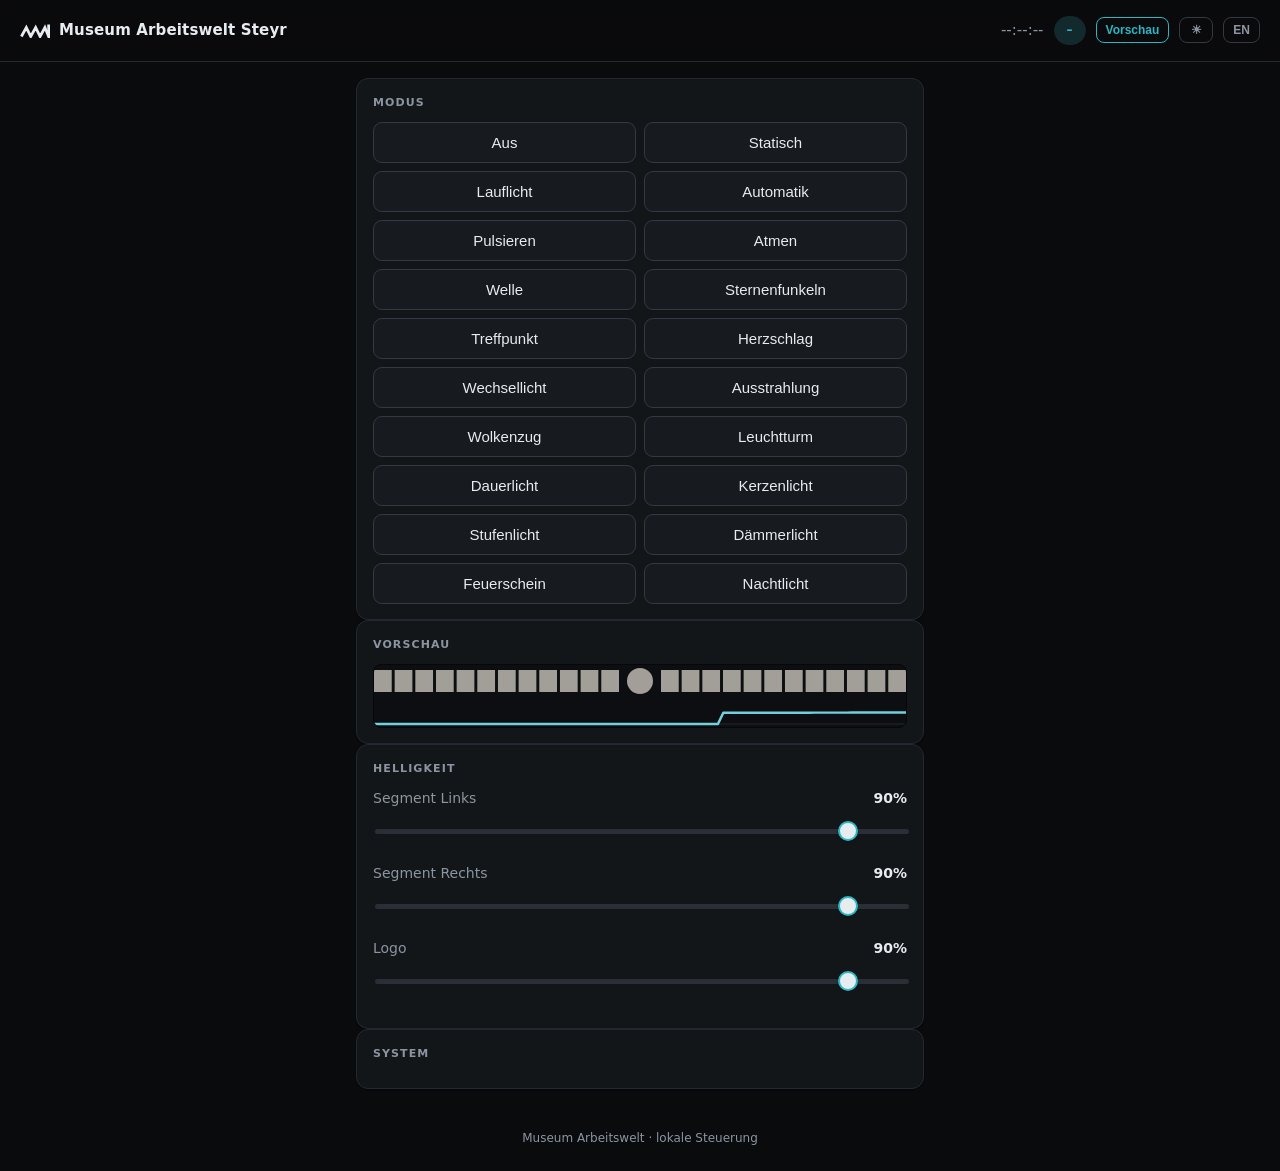
<file: web/index.html>
<!DOCTYPE html>
<html lang="de">

<head>

<meta charset="UTF-8">
<meta name="viewport"
      content="width=device-width, initial-scale=1, viewport-fit=cover">

<title>LED-Fassade</title>

<link rel="manifest" href="/manifest.json">

<meta name="theme-color" content="#0a0b0d">
<meta name="mobile-web-app-capable" content="yes">
<meta name="apple-mobile-web-app-capable" content="yes">
<meta name="apple-mobile-web-app-status-bar-style"
      content="black-translucent">
<meta name="apple-mobile-web-app-title" content="Fassade">

<link rel="apple-touch-icon" href="/apple-touch-icon.png">
<link rel="icon" type="image/svg+xml" href="/icon.svg">

<link rel="stylesheet" href="style.css">

</head>

<body>

<header class="top">
  <div class="brand">
    <svg class="brandmark" viewBox="36 142 436 214" aria-hidden="true">
      <polyline points="56,336 128,206 192,336 264,206 328,336 398,206 452,336 452,162"
                fill="none" stroke="currentColor" stroke-width="40"
                stroke-linejoin="miter" stroke-miterlimit="10" stroke-linecap="butt"/>
    </svg>
    <strong>Museum Arbeitswelt Steyr</strong>
  </div>
  <div class="hstat">
    <span id="clock">--:--:--</span>
    <span id="modeBadge" class="badge">&ndash;</span>
    <button id="navBtn" class="hbtn" onclick="toggleView()" title="Vorschau / Preview">Vorschau</button>
    <button id="themeBtn" class="hbtn" onclick="toggleTheme()" title="Hell / Dunkel">&#9788;</button>
    <button id="langBtn" class="hbtn" onclick="toggleLang()" title="Sprache / Language">EN</button>
  </div>
</header>

<main>

<div id="viewControl">

<section class="card" id="installCard" style="display:none">
  <h2 data-i18n="install.title">Als App installieren</h2>
  <p class="hint" id="installHint" style="margin-top:0"></p>
  <button class="primary" id="installBtn" onclick="installApp()"
          style="margin-top:12px" data-i18n="install.button">Installieren</button>
</section>

<section class="card" id="modeCard">
  <h2 data-i18n="modus">Modus</h2>
  <div class="modes">
    <button class="mode" data-mode="0" onclick="sendMode(0)">Aus</button>
    <button class="mode" data-mode="1" onclick="sendMode(1)">Statisch</button>
    <button class="mode" data-mode="2" onclick="sendMode(2)">Lauflicht</button>
    <button class="mode" data-mode="3" onclick="sendMode(3)">Automatik</button>
    <button class="mode" data-mode="4" onclick="sendMode(4)">Pulsieren</button>
    <button class="mode" data-mode="5" onclick="sendMode(5)">Atmen</button>
    <button class="mode" data-mode="10" onclick="sendMode(10)">Welle</button>
    <button class="mode" data-mode="13" onclick="sendMode(13)">Sternenfunkeln</button>
    <button class="mode" data-mode="14" onclick="sendMode(14)">Treffpunkt</button>
    <button class="mode" data-mode="15" onclick="sendMode(15)">Herzschlag</button>
    <button class="mode" data-mode="16" onclick="sendMode(16)">Wechsellicht</button>
    <button class="mode" data-mode="17" onclick="sendMode(17)">Ausstrahlung</button>
    <button class="mode" data-mode="18" onclick="sendMode(18)">Wolkenzug</button>
    <button class="mode" data-mode="19" onclick="sendMode(19)">Leuchtturm</button>
    <button class="mode" data-mode="6" onclick="sendMode(6)">Dauerlicht</button>
    <button class="mode" data-mode="7" onclick="sendMode(7)">Kerzenlicht</button>
    <button class="mode" data-mode="8" onclick="sendMode(8)">Stufenlicht</button>
    <button class="mode" data-mode="9" onclick="sendMode(9)">Dämmerlicht</button>
    <button class="mode" data-mode="11" onclick="sendMode(11)">Feuerschein</button>
    <button class="mode" data-mode="12" onclick="sendMode(12)">Nachtlicht</button>
  </div>
</section>

<section class="card" id="previewCard">
  <h2 data-i18n="preview">Vorschau</h2>
  <canvas id="pvInline" class="pvinline"></canvas>
</section>

<section class="card">
  <h2 data-i18n="brightness">Helligkeit</h2>
  <div class="slider">
    <label><span data-i18n="seg.left">Segment Links</span> <span class="val"><span id="leftValue">90</span>%</span></label>
    <input id="leftSlider" type="range" min="0" max="100" value="90">
  </div>
  <div class="slider">
    <label><span data-i18n="seg.right">Segment Rechts</span> <span class="val"><span id="rightValue">90</span>%</span></label>
    <input id="rightSlider" type="range" min="0" max="100" value="90">
  </div>
  <div class="slider">
    <label><span data-i18n="seg.logo">Logo</span> <span class="val"><span id="logoValue">90</span>%</span></label>
    <input id="logoSlider" type="range" min="0" max="100" value="90">
  </div>
</section>

<section class="card" id="autoCard" style="display:none">
  <h2 data-i18n="auto">Automatik</h2>
  <div id="autoPhases" class="phases"></div>
  <div class="autonow">
    <div class="autonow-top">
      <span data-i18n="autoNow">Aktuelle Helligkeit</span>
      <span class="autonow-val"><span id="autoNowVal">&ndash;</span> %</span>
    </div>
    <div class="meter"><div class="meter-fill" id="autoMeter"></div></div>
  </div>
</section>

<section class="card">
  <h2 data-i18n="system">System</h2>
  <div id="systemStatus" class="sys"></div>
</section>

</div><!-- /viewControl -->

<div id="viewPreview" style="display:none">
  <div class="pvhead">
    <h2 id="pvTitle">Modus-Vorschau</h2>
    <p id="pvIntro" class="pvintro"></p>
  </div>
  <div id="pvSections"></div>
</div>

</main>

<footer>Museum Arbeitswelt &middot; <span data-i18n="footer">lokale Steuerung</span></footer>

<script>

let socket = null;
let reconnectTimer = null;

// Sprache (Deutsch/Englisch) und Design (hell/dunkel).

// Modus-Namen je Sprache.
const MODE_LABEL = {
  de:{0:"Aus",1:"Statisch",2:"Lauflicht",3:"Automatik",4:"Pulsieren",5:"Atmen",
      6:"Dauerlicht",7:"Kerzenlicht",8:"Stufenlicht",9:"Dämmerlicht",10:"Welle",
      11:"Feuerschein",12:"Nachtlicht",13:"Sternenfunkeln",14:"Treffpunkt",
      15:"Herzschlag",16:"Wechsellicht",17:"Ausstrahlung",18:"Wolkenzug",
      19:"Leuchtturm"},
  en:{0:"Off",1:"Static",2:"Running light",3:"Automatic",4:"Pulse",5:"Breathe",
      6:"Steady",7:"Candle",8:"Steps",9:"Dusk",10:"Wave",
      11:"Fire",12:"Night light",13:"Starlight",14:"Meeting",
      15:"Heartbeat",16:"Alternating",17:"Radiate",18:"Clouds",
      19:"Lighthouse"}
};

// Alle uebrigen Texte je Sprache.
const T = {
  de:{
    "install.title":"Als App installieren",
    "install.button":"Installieren",
    "install.hintDefault":"Diese Seite als App auf dem Startbildschirm ablegen – sie öffnet dann randlos wie eine gewohnte App.",
    "install.hintIOS":"Zum Installieren in Safari auf <b>Teilen</b> tippen und <b>„Zum Home-Bildschirm“</b> wählen.",
    "install.hintManual":"Als App ablegen: am Handy im Browser-Menü <b>„Zum Startbildschirm hinzufügen“</b>, am PC das <b>Installieren-Symbol in der Adressleiste</b> nutzen.",
    "modus":"Modus","preview":"Vorschau","brightness":"Helligkeit",
    "auto":"Automatik","autoNow":"Aktuelle Helligkeit","system":"System",
    "footer":"lokale Steuerung",
    "seg.left":"Segment Links","seg.right":"Segment Rechts","seg.logo":"Logo",
    "phase.morning":"Hochfahren","phase.day":"Tag","phase.evening":"Abend",
    "phase.night":"Nacht","phase.off":"aus",
    "sys.firmware":"Firmware","sys.time":"Uhrzeit","sys.date":"Datum","sys.rtc":"RTC",
    "sys.ntp":"NTP","sys.wifi":"WLAN","sys.ip":"IP","sys.signal":"Signal",
    "sys.hours":"Leucht-Stunden","sys.energy":"Energie",
    "val.ok":"OK","val.rtcMissing":"nicht verfügbar","val.ntpSynced":"synchronisiert",
    "val.ntpNot":"nicht synchron.","val.connected":"verbunden","val.setupAp":"Setup-AP",
    "val.disconnected":"getrennt","val.noData":"Keine Daten"
  },
  en:{
    "install.title":"Install as app",
    "install.button":"Install",
    "install.hintDefault":"Add this page to your home screen – it then opens full-screen like a normal app.",
    "install.hintIOS":"To install, tap <b>Share</b> in Safari and choose <b>“Add to Home Screen”</b>.",
    "install.hintManual":"Add as an app: on a phone use <b>“Add to Home screen”</b> in the browser menu, on a PC use the <b>install icon in the address bar</b>.",
    "modus":"Mode","preview":"Preview","brightness":"Brightness",
    "auto":"Automatic","autoNow":"Current brightness","system":"System",
    "footer":"local control",
    "seg.left":"Segment left","seg.right":"Segment right","seg.logo":"Logo",
    "phase.morning":"Ramp-up","phase.day":"Day","phase.evening":"Evening",
    "phase.night":"Night","phase.off":"off",
    "sys.firmware":"Firmware","sys.time":"Time","sys.date":"Date","sys.rtc":"RTC",
    "sys.ntp":"NTP","sys.wifi":"WiFi","sys.ip":"IP","sys.signal":"Signal",
    "sys.hours":"Lit hours","sys.energy":"Energy",
    "val.ok":"OK","val.rtcMissing":"not available","val.ntpSynced":"synced",
    "val.ntpNot":"not synced","val.connected":"connected","val.setupAp":"Setup AP",
    "val.disconnected":"disconnected","val.noData":"No data"
  }
};

let lang = "de";        // aktuelle Sprache
let theme = "dark";     // aktuelles Design
let lastData = null;    // zuletzt empfangener Status (zum Neu-Uebersetzen)
let installMode = "";   // "", "prompt", "ios" oder "manual"

// Uebersetzt einen Textschluessel in die aktuelle Sprache.
function t(key)
{
    if(T[lang] && T[lang][key]) return T[lang][key];
    return key;
}

// Setzt alle statischen Texte, die Modus-Kacheln und die dynamischen Anzeigen
// in der aktuellen Sprache.
function applyLanguage()
{
    document.documentElement.setAttribute("lang", lang);

    let nodes = document.querySelectorAll("[data-i18n]");
    for(let i = 0; i < nodes.length; i++)
    {
        nodes[i].textContent = t(nodes[i].getAttribute("data-i18n"));
    }

    let placeholders = document.querySelectorAll("[data-i18n-ph]");
    for(let i = 0; i < placeholders.length; i++)
    {
        placeholders[i].setAttribute("placeholder", t(placeholders[i].getAttribute("data-i18n-ph")));
    }

    let modeButtons = document.querySelectorAll(".mode");
    for(let i = 0; i < modeButtons.length; i++)
    {
        let m = parseInt(modeButtons[i].dataset.mode);
        modeButtons[i].textContent = MODE_LABEL[lang][m];
    }

    // Knopf zeigt die jeweils andere Sprache an.
    document.getElementById("langBtn").textContent = (lang === "de") ? "EN" : "DE";

    // Zweite Ansicht (Modus-Vorschau) mit umschalten.
    updateNavButton();
    if(pvBuilt) updatePreviewTexts();

    updateInstallHint();
    renderAutoPhases();

    if(lastData)
    {
        updateUI(lastData);
    }
}

// Wechselt zwischen Deutsch und Englisch.
function toggleLang()
{
    lang = (lang === "de") ? "en" : "de";
    try { localStorage.setItem("lang", lang); } catch(e) {}
    applyLanguage();
}

// Setzt das Design (hell/dunkel) und passt Symbol und Statusleistenfarbe an.
function applyTheme()
{
    document.documentElement.setAttribute("data-theme", theme);

    let meta = document.querySelector('meta[name="theme-color"]');
    if(meta)
    {
        meta.setAttribute("content", (theme === "light") ? "#ffffff" : "#0a0b0d");
    }

    // Sonne im dunklen Modus (tippen -> hell), Mond im hellen Modus.
    document.getElementById("themeBtn").innerHTML = (theme === "light") ? "&#9790;" : "&#9728;";
}

// Wechselt zwischen hellem und dunklem Design.
function toggleTheme()
{
    theme = (theme === "dark") ? "light" : "dark";
    try { localStorage.setItem("theme", theme); } catch(e) {}
    applyTheme();
}

// Liest gespeicherte Sprache/Design und wendet beides an.
function initPrefs()
{
    try
    {
        let savedTheme = localStorage.getItem("theme");
        if(savedTheme === "light" || savedTheme === "dark") theme = savedTheme;
        let savedLang = localStorage.getItem("lang");
        if(savedLang === "de" || savedLang === "en") lang = savedLang;
    }
    catch(e) {}

    applyTheme();
    applyLanguage();
}

function connect()
{
    if(socket &&
       (socket.readyState === WebSocket.OPEN ||
        socket.readyState === WebSocket.CONNECTING))
    {
        return;
    }

    socket = new WebSocket(
        "ws://" + window.location.hostname + "/ws"
    );

    socket.onopen = function()
    {
        setConnected(true);
    };

    socket.onclose = function()
    {
        setConnected(false);
        reconnectTimer = setTimeout(connect, 2000);
    };

    socket.onerror = function()
    {
        setConnected(false);
    };

    socket.onmessage = function(event)
    {
        try
        {
            updateUI(JSON.parse(event.data));
        }
        catch(error)
        {
            console.log(error);
        }
    };
}

function setConnected(ok)
{
    // Der Verbindungspunkt wurde entfernt; Funktion bleibt als No-Op bestehen.
    void ok;
}

function send(data)
{
    if(!socket || socket.readyState !== WebSocket.OPEN)
    {
        return;
    }

    socket.send(JSON.stringify(data));
}

function sendMode(mode)
{
    send({ mode: mode });
}

function setBrightness(type, value)
{
    value = parseInt(value);

    document.getElementById(type + "Value").innerText = value;

    const data = {};
    data[type] = value;

    send(data);
}

function updateUI(data)
{
    lastData = data;

    const buttons = document.querySelectorAll(".mode");
    for(let i = 0; i < buttons.length; i++)
    {
        const button = buttons[i];
        const buttonMode = parseInt(button.dataset.mode);
        if(buttonMode === data.mode)
        {
            button.classList.add("active");
        }
        else
        {
            button.classList.remove("active");
        }
    }

    if(data.mode !== undefined)
    {
        document.getElementById("modeBadge").innerText = MODE_LABEL[lang][data.mode] || "–";
        setInlineMode(data.mode);
    }
    document.getElementById("clock").innerText = data.time || "--:--:--";

    // Modus "Aus": deutlich sichtbar machen (Banner + rotes Badge).
    const isOff = (data.mode === 0);
    document.body.classList.toggle("isoff", isOff);
    document.getElementById("modeBadge").classList.toggle("off", isOff);

    updateSlider("left",   data.left);
    updateSlider("right",  data.right);
    updateSlider("logo",   data.logo);

    // Im Automatik-Modus (3) steuert die Uhrzeit die Helligkeit - die Regler
    // sind dann gesperrt. Die Automatik-Uebersicht wird nur in diesem Modus
    // eingeblendet.
    const autoActive = (data.mode === 3);
    setSlidersDisabled(autoActive);
    document.getElementById("autoCard").style.display = autoActive ? "" : "none";

    let sys = "";
    sys += kv(t("sys.firmware"), data.firmware || "-");
    sys += kv(t("sys.date"),     data.date || "--.--.----");

    if(data.rtc)
    {
        sys += kv(t("sys.rtc"), t("val.ok"), "ok");
    }
    else
    {
        sys += kv(t("sys.rtc"), t("val.rtcMissing"), "warn");
    }

    if(data.ntp)
    {
        sys += kv(t("sys.ntp"), t("val.ntpSynced"), "ok");
    }
    else
    {
        sys += kv(t("sys.ntp"), t("val.ntpNot"), "warn");
    }

    if(data.wifi)
    {
        sys += kv(t("sys.wifi"), t("val.connected"), "ok");
    }
    else if(data.ap)
    {
        sys += kv(t("sys.wifi"), t("val.setupAp"), "warn");
    }
    else
    {
        sys += kv(t("sys.wifi"), t("val.disconnected"), "warn");
    }

    sys += kv(t("sys.ip"), data.ip || "-");

    if(data.wifi && data.rssi !== undefined)
    {
        sys += kv(t("sys.signal"), data.rssi + " dBm");
    }

    if(data.onHours !== undefined)
    {
        sys += kv(t("sys.hours"), data.onHours.toFixed(1) + " h");
    }

    if(data.kWh !== undefined)
    {
        sys += kv(t("sys.energy"), "ca. " + data.kWh.toFixed(2) + " kWh");
    }

    document.getElementById("systemStatus").innerHTML = sys;

    if(data.sched)
    {
        // Das komplette Automatik-Profil (Uhrzeiten und Helligkeiten) ist fest
        // im Code (config.h) und wird nur angezeigt, nicht editiert.
        schedule = data.sched;
        renderAutoPhases();
    }

    // Aktuelle Automatik-Helligkeit als Zahl und Balken anzeigen.
    let autoValue = 0;
    if(data.autoBrightness !== undefined)
    {
        autoValue = data.autoBrightness;
    }
    document.getElementById("autoNowVal").innerText = autoValue;
    document.getElementById("autoMeter").style.width = autoValue + "%";
}

function kv(label, value, cls)
{
    let classAttr = "";
    if(cls)
    {
        classAttr = " class='" + cls + "'";
    }
    return "<div class='kv'><span>" + label + "</span><b" + classAttr + ">" + value + "</b></div>";
}

// Sperrt oder entsperrt alle Helligkeits-Regler (Segmente und Effekt).
function setSlidersDisabled(disabled)
{
    const ids = ["leftSlider", "rightSlider", "logoSlider"];
    for(let i = 0; i < ids.length; i++)
    {
        const slider = document.getElementById(ids[i]);
        if(!slider)
        {
            continue;
        }
        slider.disabled = disabled;
        slider.parentNode.classList.toggle("off", disabled);
    }
}

function updateSlider(type, value)
{
    if(value === undefined)
    {
        return;
    }

    const slider = document.getElementById(type + "Slider");
    const output = document.getElementById(type + "Value");

    if(slider)
    {
        slider.value = value;
    }
    if(output)
    {
        output.innerText = value;
    }
}

// Komplettes Automatik-Profil (Uhrzeiten + Helligkeiten). Steht fest in
// config.h und kommt nur ueber den Status - in der App reine Anzeige.
let schedule = {
    tMorning: 6, tDay: 8, tEvening: 18, tNight: 23,
    bMorning: 90, bDay: 90, bEveStart: 60, bEveEnd: 25
};

function two(n)
{
    return String(n).padStart(2, "0");
}

// Baut die schreibgeschuetzte Phasen-Uebersicht: Name, Zeitfenster, Helligkeit.
function renderAutoPhases()
{
    const s = schedule;
    const rows = [
        [t("phase.morning"), s.tMorning, s.tDay,     "&rarr; " + s.bMorning + " %"],
        [t("phase.day"),     s.tDay,     s.tEvening, s.bDay + " %"],
        [t("phase.evening"), s.tEvening, s.tNight,   s.bEveStart + " &rarr; " + s.bEveEnd + " %"],
        [t("phase.night"),   s.tNight,   s.tMorning, t("phase.off")]
    ];

    let html = "";
    for(let i = 0; i < rows.length; i++)
    {
        const r = rows[i];
        html +=
            "<div class='phase'>" +
                "<span class='ph-name'>" + r[0] + "</span>" +
                "<span class='ph-time'>" + two(r[1]) + ":00–" + two(r[2]) + ":00</span>" +
                "<span class='ph-val'>" + r[3] + "</span>" +
            "</div>";
    }

    document.getElementById("autoPhases").innerHTML = html;
}

const sliderTypes = ["left", "right", "logo"];
for(let i = 0; i < sliderTypes.length; i++)
{
    const type = sliderTypes[i];
    const slider = document.getElementById(type + "Slider");
    slider.addEventListener("input", function()
    {
        setBrightness(type, this.value);
    });
}

// PWA-Installation.
// Die App laesst sich auf Handy/Tablet/Desktop als eigenstaendige App ablegen.
// Android/Desktop-Browser liefern dafuer das Event "beforeinstallprompt", das
// wir aufheben und hinter dem Installieren-Button ausloesen. iOS/Safari kennt
// das Event nicht und braucht stattdessen einen manuellen Hinweis.

let deferredInstallPrompt = null;

function isStandalone()
{
    return window.matchMedia("(display-mode: standalone)").matches ||
           window.navigator.standalone === true;
}

function isIOS()
{
    return /iphone|ipad|ipod/i.test(navigator.userAgent);
}

// Setzt den Hinweistext der Installieren-Karte (je nach Sprache und Geraet).
function updateInstallHint()
{
    const hint = document.getElementById("installHint");
    if(!hint)
    {
        return;
    }
    if(installMode === "ios")         hint.innerHTML = t("install.hintIOS");
    else if(installMode === "manual") hint.innerHTML = t("install.hintManual");
    else                              hint.innerHTML = t("install.hintDefault");
}

// Zeigt die Installieren-Karte im passenden Modus:
//   "prompt" = Browser bietet echten Installieren-Knopf (Chrome/Edge/Android)
//   "ios"    = Safari, manueller Weg ueber "Teilen"
//   "manual" = alle anderen Browser, manueller Weg ueber das Browser-Menue
function showInstallCard(mode)
{
    if(isStandalone())
    {
        return;
    }
    const card = document.getElementById("installCard");
    if(!card)
    {
        return;
    }
    card.style.display = "";
    installMode = mode;

    // Der Knopf funktioniert nur mit echtem Prompt, sonst nur die Anleitung.
    document.getElementById("installBtn").style.display = (mode === "prompt") ? "" : "none";
    updateInstallHint();
}

function installApp()
{
    if(!deferredInstallPrompt)
    {
        return;
    }
    deferredInstallPrompt.prompt();
    deferredInstallPrompt.userChoice.then(function()
    {
        deferredInstallPrompt = null;
    });
}

window.addEventListener("beforeinstallprompt", function(event)
{
    event.preventDefault();
    deferredInstallPrompt = event;
    showInstallCard("prompt");
});

window.addEventListener("appinstalled", function()
{
    deferredInstallPrompt = null;
    const card = document.getElementById("installCard");
    if(card)
    {
        card.style.display = "none";
    }
});

// Falls der Browser keinen "beforeinstallprompt" liefert (Safari, Firefox oder
// Zugriff ueber einfaches HTTP), zeigen wir die Karte nach kurzer Wartezeit
// trotzdem - mit der passenden manuellen Anleitung. So erscheint sie ueberall.
window.addEventListener("load", function()
{
    setTimeout(function()
    {
        if(deferredInstallPrompt || isStandalone())
        {
            return;
        }
        showInstallCard(isIOS() ? "ios" : "manual");
    }, 1500);
});

window.addEventListener("load", initPrefs);
window.addEventListener("load", connect);

// ===========================================================================
//  Zweite Ansicht: Modus-Vorschau
//
//  Ueber den Navbar-Knopf erreichbar. Zeigt je Modus eine kleine animierte
//  "LED-Leiste" (raeumlich) plus eine Wellenform-Spur (Gesamthelligkeit ueber
//  die Zeit) - so bekommt jeder Modus einen eindeutigen Fingerabdruck. Reine
//  Anzeige, schaltet keine Modi. Die Navigation laeuft ueber den URL-Hash
//  (#vorschau), damit der Zurueck-Knopf des Browsers funktioniert.
// ===========================================================================

// Texte der zweiten Ansicht je Sprache.
const PV_TXT = {
  de:{ nav:"Vorschau", back:"‹ Steuerung",
       title:"Modus-Vorschau",
       intro:"Alle 20 Modi mit animierter Vorschau. Das Licht ist ausschließlich weiß – die Vorschau zeigt die Bewegung, nicht eine Farbe.",
       grund:"Grundmodi", effekt:"Effekte", stimmung:"Stimmungs-Modi",
       grundNote:"Der normale Betrieb.",
       effektNote:"Animierte Modi. Keine Nachtabschaltung.",
       stimmungNote:"Feste Lichtstimmungen. Abschaltung 23:00–06:00.",
       catGrund:"Grundmodus", catEffekt:"Effekt", catStimmung:"Stimmung" },
  en:{ nav:"Preview", back:"‹ Control",
       title:"Mode preview",
       intro:"All 20 modes with an animated preview. The light is white only – the preview shows the motion, not a colour.",
       grund:"Basic modes", effekt:"Effects", stimmung:"Mood modes",
       grundNote:"Normal operation.",
       effektNote:"Animated modes. No night switch-off.",
       stimmungNote:"Fixed light moods. Off between 23:00–06:00.",
       catGrund:"Basic", catEffekt:"Effect", catStimmung:"Mood" }
};

// Kurzbeschreibung je Modus (Nummer -> Text) je Sprache.
const PV_DESC = {
  de:{ 0:"Alle Bereiche aus.", 1:"Konstantes Weiß je Bereich.", 3:"Tageszeitabhängige Helligkeit.",
       2:"Ein Lichtschweif gleitet über die Segmente.", 4:"Ruhiges gemeinsames Auf- und Abschwellen.",
       5:"Sehr langsames Ein- und Ausatmen.", 10:"Eine Sinuswelle wandert über den Streifen.",
       13:"Grundglanz mit verglimmenden Funken.", 14:"Zwei Lichter treffen sich in der Mitte.",
       15:"Ruhiger Doppelschlag der Fassade.", 16:"Links und Rechts gegenläufig.",
       17:"Welle vom Zentrum nach außen.", 18:"Organische Helligkeit wie ziehende Wolken.",
       19:"Ein Lichtband wandert über die Linie.", 6:"Gleichmäßig, langsam atmend (hoch).",
       7:"Zwei langsam schimmernde Lichter.", 8:"Aufbau in acht Schritten.",
       9:"Sanfter, niedriger Abendglanz.", 11:"Warmes, turbulentes Lodern.", 12:"Ruhiger, niedriger Grundglanz." },
  en:{ 0:"All areas off.", 1:"Constant white per area.", 3:"Time-of-day brightness.",
       2:"A light tail glides across the segments.", 4:"Calm shared swelling up and down.",
       5:"Very slow breathing in and out.", 10:"A sine wave travels across the strip.",
       13:"Faint glow with fading sparkles.", 14:"Two lights meet in the middle.",
       15:"Calm double-beat of the facade.", 16:"Left and right in opposition.",
       17:"A wave from the centre outward.", 18:"Organic brightness like drifting clouds.",
       19:"A light band sweeps across the line.", 6:"Even, slowly breathing (high).",
       7:"Two slowly shimmering lights.", 8:"Builds up in eight steps.",
       9:"Soft, low evening glow.", 11:"Warm, turbulent flickering.", 12:"Calm, low base glow." }
};

// Reihenfolge und Gruppierung wie in modi.md.
const PV_MODES = [
  {mode:0,cat:"grund"},  {mode:1,cat:"grund"},  {mode:3,cat:"grund"},
  {mode:2,cat:"effekt"}, {mode:4,cat:"effekt"}, {mode:5,cat:"effekt"},  {mode:10,cat:"effekt"},
  {mode:13,cat:"effekt"},{mode:14,cat:"effekt"},{mode:15,cat:"effekt"}, {mode:16,cat:"effekt"},
  {mode:17,cat:"effekt"},{mode:18,cat:"effekt"},{mode:19,cat:"effekt"},
  {mode:6,cat:"stimmung"},{mode:7,cat:"stimmung"},{mode:8,cat:"stimmung"},
  {mode:9,cat:"stimmung"},{mode:11,cat:"stimmung"},{mode:12,cat:"stimmung"}
];

const PV_CELLS = 24;     // LED-Punkte je Vorschau-Leiste
const PV_HIST  = 100;    // Laenge der Wellenform-Spur (Samples ueber die Zeit)
let pvItems = [];        // je Karte: { mode, cat, canvas, ctx, spark[], hist[], nameEl, catEl, descEl }
let pvBuilt = false;
let pvVisible = false;
let pvLast = 0;
let pvResizeAt = 0;

// Baut die drei Abschnitte (Grundmodi, Effekte, Stimmungs-Modi) mit Karten.
function buildPreview()
{
    let host = document.getElementById("pvSections");

    let groups = [
        { cat:"grund",    title:"grund",    note:"grundNote" },
        { cat:"effekt",   title:"effekt",   note:"effektNote" },
        { cat:"stimmung", title:"stimmung", note:"stimmungNote" }
    ];

    for(let g = 0; g < groups.length; g++)
    {
        let sec = document.createElement("div");
        sec.className = "pvsec";

        let h3 = document.createElement("h3");
        h3.dataset.pv = groups[g].title;
        sec.appendChild(h3);

        let note = document.createElement("p");
        note.className = "pvnote";
        note.dataset.pv = groups[g].note;
        sec.appendChild(note);

        let grid = document.createElement("div");
        grid.className = "pvgrid";

        for(let k = 0; k < PV_MODES.length; k++)
        {
            if(PV_MODES[k].cat !== groups[g].cat) continue;
            grid.appendChild(buildPvCard(PV_MODES[k]));
        }

        sec.appendChild(grid);
        host.appendChild(sec);
    }

    updatePreviewTexts();
}

// Baut eine einzelne Vorschau-Karte (Leiste + Nummer, Name, Art, Text).
function buildPvCard(m)
{
    let card = document.createElement("div");
    card.className = "pvcard";

    let canvas = document.createElement("canvas");
    canvas.className = "pv";
    card.appendChild(canvas);

    let row = document.createElement("div");
    row.className = "pvrow";

    let num = document.createElement("span");
    num.className = "pvnum";
    num.textContent = m.mode;

    let name = document.createElement("span");
    name.className = "pvname";

    let cat = document.createElement("span");
    cat.className = "pvcat";

    row.appendChild(num);
    row.appendChild(name);
    row.appendChild(cat);
    card.appendChild(row);

    let desc = document.createElement("p");
    desc.className = "pvdesc";
    card.appendChild(desc);

    let spark = [];
    for(let x = 0; x < PV_CELLS; x++) spark.push(0);
    let hist = [];
    for(let x = 0; x < PV_HIST; x++) hist.push(0);

    pvItems.push({
        mode:m.mode, cat:m.cat, canvas:canvas, ctx:canvas.getContext("2d"),
        spark:spark, hist:hist, nameEl:name, catEl:cat, descEl:desc
    });

    return card;
}

// Setzt Titel/Notizen/Namen/Beschreibungen der Vorschau in der aktuellen Sprache.
function updatePreviewTexts()
{
    let x = PV_TXT[lang];

    let title = document.getElementById("pvTitle");
    let intro = document.getElementById("pvIntro");
    if(title) title.textContent = x.title;
    if(intro) intro.textContent = x.intro;

    let heads = document.querySelectorAll("[data-pv]");
    for(let i = 0; i < heads.length; i++)
    {
        heads[i].textContent = x[heads[i].dataset.pv];
    }

    let catName = { grund:x.catGrund, effekt:x.catEffekt, stimmung:x.catStimmung };
    for(let i = 0; i < pvItems.length; i++)
    {
        let it = pvItems[i];
        it.nameEl.textContent = MODE_LABEL[lang][it.mode];
        it.catEl.textContent = catName[it.cat];
        it.descEl.textContent = PV_DESC[lang][it.mode];
    }

    updateNavButton();
}

// Passt die Canvas-Aufloesung an die reale Anzeigegroesse an (scharfe Punkte).
function resizePreviews()
{
    let dpr = window.devicePixelRatio || 1;
    for(let i = 0; i < pvItems.length; i++)
    {
        let c = pvItems[i].canvas;
        let w = Math.round((c.clientWidth || 240) * dpr);
        let h = Math.round((c.clientHeight || 46) * dpr);
        if(w > 0 && (c.width !== w || c.height !== h))
        {
            c.width = w;
            c.height = h;
        }
    }
}

// Weiche Schwingung 0..1 mit der Periode periodMs.
function pvOsc(t, periodMs)
{
    return 0.5 - 0.5 * Math.cos(2 * Math.PI * ((t % periodMs) / periodMs));
}

// Weiches Rausch-Signal 0..1 (fuer Kerze/Feuer/Wolken - ohne echtes Perlin).
function pvNoise(x, t)
{
    let a = Math.sin(x * 1.7 + t * 0.0021);
    let b = Math.sin(x * 0.9 - t * 0.0013 + 2.0);
    return 0.5 + 0.5 * a * b;
}

// Dreiecks-"Schlag" 0..peak fuer den Herzschlag (0 ausserhalb der Breite).
function pvBump(t, center, width, peak)
{
    let d = Math.abs(t - center);
    if(d >= width) return 0;
    return peak * (1 - d / width);
}

// Berechnet die Helligkeit (0..1) je LED-Punkt fuer einen Modus zum Zeitpunkt t.
function pvValues(p, t)
{
    let N = PV_CELLS;
    let half = N / 2;
    let v = [];
    let i;
    for(i = 0; i < N; i++) v.push(0);

    switch(p.mode)
    {
        case 0:   // Aus
            break;

        case 1:   // Statisch - konstant hell, keine Bewegung
            for(i = 0; i < N; i++) v[i] = 0.90;
            break;

        case 3:   // Automatik - ruhiger, mittlerer Dauerwert
            for(i = 0; i < N; i++) v[i] = 0.60 + 0.06 * pvOsc(t, 14000);
            break;

        case 4:   // Pulsieren - deutlicher, zuegiger Puls der ganzen Flaeche
        {
            let lv = 0.35 + 0.65 * pvOsc(t, 1900);
            for(i = 0; i < N; i++) v[i] = lv;
            break;
        }

        case 5:   // Atmen - sehr langsames, weites Ein-/Ausatmen
        {
            let lv = 0.22 + 0.73 * pvOsc(t, 7000);
            for(i = 0; i < N; i++) v[i] = lv;
            break;
        }

        case 6:   // Dauerlicht - hoch, mit sichtbarem ruhigem Atmen
        {
            let lv = 0.70 + 0.20 * pvOsc(t, 8000);
            for(i = 0; i < N; i++) v[i] = lv;
            break;
        }

        case 9:   // Daemmerlicht - niedriger Abendglanz, langsam schwellend
        {
            let lv = 0.16 + 0.28 * pvOsc(t, 6000);
            for(i = 0; i < N; i++) v[i] = lv;
            break;
        }

        case 2:   // Lauflicht - heller Kopf mit ausklingendem Schweif
        {
            let pos = (t / 70) % N;
            for(i = 0; i < N; i++)
            {
                let d = (pos - i + N) % N;
                v[i] = Math.max(0.03, 1 - d * 0.22);
            }
            break;
        }

        case 14:  // Treffpunkt - zwei Koepfe laufen zur Mitte
        {
            let pos = (t / 85) % (half + 1);
            let lp = pos;
            let rp = (N - 1) - pos;
            for(i = 0; i < N; i++)
            {
                let d = Math.min(Math.abs(i - lp), Math.abs(i - rp));
                v[i] = Math.max(0.03, 1 - d * 0.30);
            }
            break;
        }

        case 10:  // Welle - mehrere raeumliche Wellen wandern
            for(i = 0; i < N; i++)
                v[i] = 0.12 + 0.88 * (0.5 + 0.5 * Math.sin(i * 0.85 - t / 170));
            break;

        case 17:  // Ausstrahlung - symmetrische Welle aus der Mitte nach aussen
        {
            let c = (N - 1) / 2;
            for(i = 0; i < N; i++)
            {
                let d = Math.abs(i - c);
                v[i] = 0.12 + 0.88 * (0.5 + 0.5 * Math.sin(d * 0.75 - t / 190));
            }
            break;
        }

        case 16:  // Wechsellicht - Links/Rechts stark gegenlaeufig
        {
            let a = 0.12 + 0.88 * pvOsc(t, 5000);
            let b = 0.12 + 0.88 * (1 - pvOsc(t, 5000));
            for(i = 0; i < N; i++) v[i] = (i < half) ? a : b;
            break;
        }

        case 7:   // Kerzenlicht - zwei Flammen (Haelften) schimmern als Bloecke
        {
            let flameL = 0.52 + 0.30 * pvNoise(3,  t * 0.9);
            let flameR = 0.52 + 0.30 * pvNoise(60, t * 0.9);
            for(i = 0; i < N; i++)
            {
                let base = (i < half) ? flameL : flameR;
                v[i] = base + 0.06 * pvNoise(i * 2.0, t * 1.6);
            }
            break;
        }

        case 11:  // Feuerschein - turbulentes Lodern mit einzelnen hellen Zungen
            for(i = 0; i < N; i++)
            {
                let turb  = pvNoise(i * 1.9 + 5, t * 2.6) * pvNoise(i * 0.8 + 12, t * 1.5);
                let flare = Math.pow(pvNoise(i * 3.1 + 20, t * 3.0), 3);
                v[i] = 0.40 + 0.45 * turb + 0.35 * flare;
            }
            break;

        case 12:  // Nachtlicht - gleichmaessiger, sehr niedriger Grundglanz
        {
            let lv = 0.10 + 0.06 * pvOsc(t, 11000);
            for(i = 0; i < N; i++) v[i] = lv;
            break;
        }

        case 18:  // Wolkenzug - grosse, weiche Helligkeitsinseln ziehen langsam
            for(i = 0; i < N; i++)
            {
                let n = 0.5 + 0.5 * Math.sin(i * 0.28 - t * 0.0009) * Math.sin(i * 0.10 + t * 0.0004 + 1.3);
                v[i] = 0.18 + 0.82 * n;
            }
            break;

        case 8:   // Stufenlicht - Aufbau in acht Schritten von aussen nach innen
        {
            let cycle = 7000;
            let ph = (t % cycle) / cycle;
            let steps = Math.min(8, Math.floor(ph * 9));
            let lit = Math.round(steps / 8 * half);
            for(i = 0; i < N; i++)
            {
                let fromOuter = (i < half) ? i : (N - 1 - i);
                v[i] = (fromOuter < lit) ? 0.92 : 0.06;
            }
            break;
        }

        case 15:  // Herzschlag - kraeftiger Doppelschlag auf niedrigem Grund
        {
            let tt = t % 2000;
            let b1 = pvBump(tt, 110, 150, 1.0);
            let b2 = pvBump(tt, 380, 190, 0.8);
            let lv = Math.max(0.14, Math.max(b1, b2));
            for(i = 0; i < N; i++) v[i] = lv;
            break;
        }

        case 19:  // Leuchtturm - ein helles Band wandert ueber niedrigem Grund
        {
            let period = 3800;
            let pos = ((t % period) / period) * N;
            let width = 3.2;
            let floor = 0.14;
            for(i = 0; i < N; i++)
            {
                let d = Math.abs(i - pos);
                let lv = floor;
                if(d < width) lv = floor + (1 - floor) * (width - d) / width;
                v[i] = lv;
            }
            break;
        }

        case 13:  // Sternenfunkeln - dunkler Grund mit hellen, verglimmenden Funken
        {
            for(i = 0; i < N; i++)
            {
                p.spark[i] *= 0.86;
                if(p.spark[i] < 0.10) p.spark[i] = 0.10;
                v[i] = p.spark[i];
            }
            if(Math.random() < 0.22) p.spark[Math.floor(Math.random() * N)] = 1.0;
            break;
        }

        default:
            for(i = 0; i < N; i++) v[i] = 0.6;
            break;
    }

    return v;
}

// Zeichnet oben die raeumliche LED-Leiste, unten die Wellenform-Spur.
function pvDraw(p, vals)
{
    let ctx = p.ctx;
    let w = p.canvas.width;
    let h = p.canvas.height;
    let N = vals.length;

    ctx.clearRect(0, 0, w, h);

    let stripH   = Math.round(h * 0.55);
    let traceTop = Math.round(h * 0.64);
    let traceH   = h - traceTop - Math.round(h * 0.06);
    let baseY    = traceTop + traceH;

    // LED-Leiste (raeumlich)
    let gap = Math.max(1, w * 0.006);
    let cw = (w - (N - 1) * gap) / N;
    let pad = Math.round(stripH * 0.12);

    for(let i = 0; i < N; i++)
    {
        let val = vals[i];
        if(val < 0) val = 0;
        if(val > 1) val = 1;

        let x = i * (cw + gap);

        ctx.fillStyle = "rgba(255,245,230,0.05)";
        ctx.fillRect(x, pad, cw, stripH - 2 * pad);

        if(val > 0.02)
        {
            ctx.fillStyle = "rgba(255,247,235," + (0.12 + 0.88 * val) + ")";
            ctx.fillRect(x, pad, cw, stripH - 2 * pad);
        }
    }

    // Wellenform-Spur (Gesamthelligkeit ueber die Zeit)
    let hist = p.hist;
    let L = hist.length;

    ctx.strokeStyle = "rgba(255,255,255,0.10)";
    ctx.lineWidth = Math.max(1, h * 0.018);
    ctx.beginPath();
    ctx.moveTo(0, baseY);
    ctx.lineTo(w, baseY);
    ctx.stroke();

    ctx.strokeStyle = "rgba(120,220,232,0.95)";
    ctx.lineWidth = Math.max(1.5, h * 0.05);
    ctx.lineJoin = "round";
    ctx.lineCap = "round";
    ctx.beginPath();
    for(let i = 0; i < L; i++)
    {
        let x = (L > 1) ? (i / (L - 1)) * w : 0;
        let val = hist[i];
        if(val < 0) val = 0;
        if(val > 1) val = 1;
        let y = baseY - val * traceH;
        if(i === 0) ctx.moveTo(x, y);
        else ctx.lineTo(x, y);
    }
    ctx.stroke();
}

// Inline-Vorschau des AKTUELLEN Modus (Karte "Vorschau" in der Steuerung):
// zeigt Segment Links | Logo | Segment Rechts als Live-Streifen plus die
// Wellenform-Spur - so ist auch dort jeder Modus eindeutig erkennbar.
let inlinePv = null;

// Legt die Inline-Vorschau auf dem Canvas #pvInline an.
function buildInlinePreview()
{
    let canvas = document.getElementById("pvInline");
    if(!canvas) return;

    let spark = [];
    for(let k = 0; k < PV_CELLS; k++) spark.push(0);
    let hist = [];
    for(let k = 0; k < PV_HIST; k++) hist.push(0);

    inlinePv = { mode:3, canvas:canvas, ctx:canvas.getContext("2d"), spark:spark, hist:hist };
    resizeInline();
}

// Liest die aktuellen Regler-Werte (0..1) fuer die Inline-Vorschau. So geht die
// Lichtstaerke im Vorschau-Streifen mit, wenn man die Regler bewegt.
function inlineScales()
{
    function val(id)
    {
        let el = document.getElementById(id);
        let n = el ? parseInt(el.value) : 100;
        if(isNaN(n)) n = 100;
        if(n < 0) n = 0;
        if(n > 100) n = 100;
        return n / 100;
    }
    return { left: val("leftSlider"), right: val("rightSlider"), logo: val("logoSlider") };
}

// Setzt den Modus der Inline-Vorschau (bei Wechsel Spur/Funken zuruecksetzen).
function setInlineMode(m)
{
    if(!inlinePv || m === undefined || inlinePv.mode === m) return;
    inlinePv.mode = m;
    for(let i = 0; i < inlinePv.spark.length; i++) inlinePv.spark[i] = 0;
    inlinePv.hist = [];
    for(let i = 0; i < PV_HIST; i++) inlinePv.hist.push(0);
}

// Canvas-Aufloesung der Inline-Vorschau an die Anzeigegroesse anpassen.
function resizeInline()
{
    if(!inlinePv) return;
    let dpr = window.devicePixelRatio || 1;
    let c = inlinePv.canvas;
    let w = Math.round((c.clientWidth || 300) * dpr);
    let h = Math.round((c.clientHeight || 64) * dpr);
    if(w > 0 && (c.width !== w || c.height !== h))
    {
        c.width = w;
        c.height = h;
    }
}

// Zeichnet die Inline-Vorschau: zwei Segmente, Logo-Punkt in der Mitte, Spur.
// vals sind bereits mit den Reglern skaliert; logoVal ist die Logo-Helligkeit.
function pvDrawInline(p, vals, logoVal)
{
    let ctx = p.ctx;
    let w = p.canvas.width;
    let h = p.canvas.height;
    let N = vals.length;
    let half = Math.floor(N / 2);

    ctx.clearRect(0, 0, w, h);

    let stripH   = Math.round(h * 0.52);
    let traceTop = Math.round(h * 0.62);
    let traceH   = h - traceTop - Math.round(h * 0.05);
    let baseY    = traceTop + traceH;

    // Platz fuer den Logo-Punkt in der Mitte.
    let dotR   = Math.round(stripH * 0.40);
    let dotCx  = w / 2;
    let dotCy  = Math.round(stripH / 2);
    let dotGap = dotR * 2 + Math.round(w * 0.03);
    let segW   = (w - dotGap) / 2;

    let pad = Math.round(stripH * 0.16);
    let gap = Math.max(1, segW * 0.012);
    let cw  = (segW - (half - 1) * gap) / half;

    function cell(x, val)
    {
        if(val < 0) val = 0;
        if(val > 1) val = 1;
        ctx.fillStyle = "rgba(255,245,230,0.05)";
        ctx.fillRect(x, pad, cw, stripH - 2 * pad);
        if(val > 0.02)
        {
            ctx.fillStyle = "rgba(255,247,235," + (0.12 + 0.88 * val) + ")";
            ctx.fillRect(x, pad, cw, stripH - 2 * pad);
        }
    }

    // linkes Segment (Zellen 0..half-1)
    for(let i = 0; i < half; i++) cell(i * (cw + gap), vals[i]);
    // rechtes Segment (Zellen half..N-1)
    let rx = segW + dotGap;
    for(let i = 0; i < half; i++) cell(rx + i * (cw + gap), vals[half + i]);

    // Logo-Punkt = mit dem Logo-Regler skalierte Helligkeit.
    let lv = logoVal;
    if(lv < 0) lv = 0;
    if(lv > 1) lv = 1;

    ctx.beginPath();
    ctx.arc(dotCx, dotCy, dotR, 0, 2 * Math.PI);
    ctx.fillStyle = "rgba(255,245,230,0.06)";
    ctx.fill();
    if(lv > 0.02)
    {
        ctx.beginPath();
        ctx.arc(dotCx, dotCy, dotR, 0, 2 * Math.PI);
        ctx.fillStyle = "rgba(255,247,235," + (0.12 + 0.88 * lv) + ")";
        ctx.fill();
    }

    // Wellenform-Spur (Gesamthelligkeit ueber die Zeit)
    let hist = p.hist;
    let L = hist.length;

    ctx.strokeStyle = "rgba(255,255,255,0.10)";
    ctx.lineWidth = Math.max(1, h * 0.014);
    ctx.beginPath();
    ctx.moveTo(0, baseY);
    ctx.lineTo(w, baseY);
    ctx.stroke();

    ctx.strokeStyle = "rgba(120,220,232,0.95)";
    ctx.lineWidth = Math.max(1.5, h * 0.04);
    ctx.lineJoin = "round";
    ctx.lineCap = "round";
    ctx.beginPath();
    for(let i = 0; i < L; i++)
    {
        let x = (L > 1) ? (i / (L - 1)) * w : 0;
        let val = hist[i];
        if(val < 0) val = 0;
        if(val > 1) val = 1;
        let y = baseY - val * traceH;
        if(i === 0) ctx.moveTo(x, y);
        else ctx.lineTo(x, y);
    }
    ctx.stroke();
}

// Eine Animationsschleife fuer alle Vorschauen (~30 fps, pausiert im Hintergrund):
// auf der zweiten Seite die 20 Kacheln, sonst die Inline-Vorschau der Steuerung.
function pvFrame(now)
{
    requestAnimationFrame(pvFrame);

    if(document.hidden) return;
    if(now - pvLast < 33) return;
    pvLast = now;

    if(now - pvResizeAt > 500)
    {
        pvResizeAt = now;
        if(pvVisible) resizePreviews();
        else resizeInline();
    }

    if(pvVisible)
    {
        // Zweite Seite: alle 20 Kacheln.
        for(let i = 0; i < pvItems.length; i++)
        {
            let p = pvItems[i];
            let vals = pvValues(p, now);

            let sum = 0;
            for(let k = 0; k < vals.length; k++) sum += vals[k];
            p.hist.push(sum / vals.length);
            if(p.hist.length > PV_HIST) p.hist.shift();

            pvDraw(p, vals);
        }
    }
    else if(inlinePv)
    {
        // Steuerung: Inline-Vorschau des aktuellen Modus, mit den Reglern skaliert.
        let p = inlinePv;
        let vals = pvValues(p, now);
        let sc = inlineScales();
        let half = Math.floor(vals.length / 2);

        // Muster je Segment mit dem passenden Regler (Links/Rechts) skalieren.
        let patternSum = 0;
        for(let k = 0; k < vals.length; k++)
        {
            patternSum += vals[k];
            vals[k] = vals[k] * (k < half ? sc.left : sc.right);
        }

        // Logo folgt dem Logo-Regler (Grundhelligkeit = Muster-Durchschnitt).
        let logoVal = (patternSum / vals.length) * sc.logo;

        // Spur = tatsaechliche (skalierte) Gesamthelligkeit der Segmente.
        let sum = 0;
        for(let k = 0; k < vals.length; k++) sum += vals[k];
        p.hist.push(sum / vals.length);
        if(p.hist.length > PV_HIST) p.hist.shift();

        pvDrawInline(p, vals, logoVal);
    }
}

// Aktualisiert die Beschriftung des Navbar-Knopfes (zeigt das jeweilige Ziel).
function updateNavButton()
{
    let btn = document.getElementById("navBtn");
    if(!btn) return;
    let x = PV_TXT[lang];
    btn.textContent = (location.hash === "#vorschau") ? x.back : x.nav;
}

// Zeigt die gewuenschte Ansicht ("control" oder "preview").
function showView(name)
{
    let ctrl = document.getElementById("viewControl");
    let prev = document.getElementById("viewPreview");

    if(name === "preview")
    {
        if(!pvBuilt)
        {
            buildPreview();
            pvBuilt = true;
        }
        ctrl.style.display = "none";
        prev.style.display = "";
        pvVisible = true;
        resizePreviews();
        try { window.scrollTo(0, 0); } catch(e) {}
    }
    else
    {
        prev.style.display = "none";
        ctrl.style.display = "";
        pvVisible = false;
    }

    updateNavButton();
}

// Liest den URL-Hash und schaltet die passende Ansicht.
function router()
{
    showView((location.hash === "#vorschau") ? "preview" : "control");
}

// Navbar-Knopf: wechselt die Ansicht ueber den Hash (Browser-Zurueck moeglich).
function toggleView()
{
    if(location.hash === "#vorschau") location.hash = "";
    else location.hash = "vorschau";
}

window.addEventListener("hashchange", router);
window.addEventListener("resize", function(){ if(pvVisible) resizePreviews(); else resizeInline(); });
window.addEventListener("load", function()
{
    buildInlinePreview();
    router();
    requestAnimationFrame(pvFrame);
});

</script>

</body>
</html>
</file>
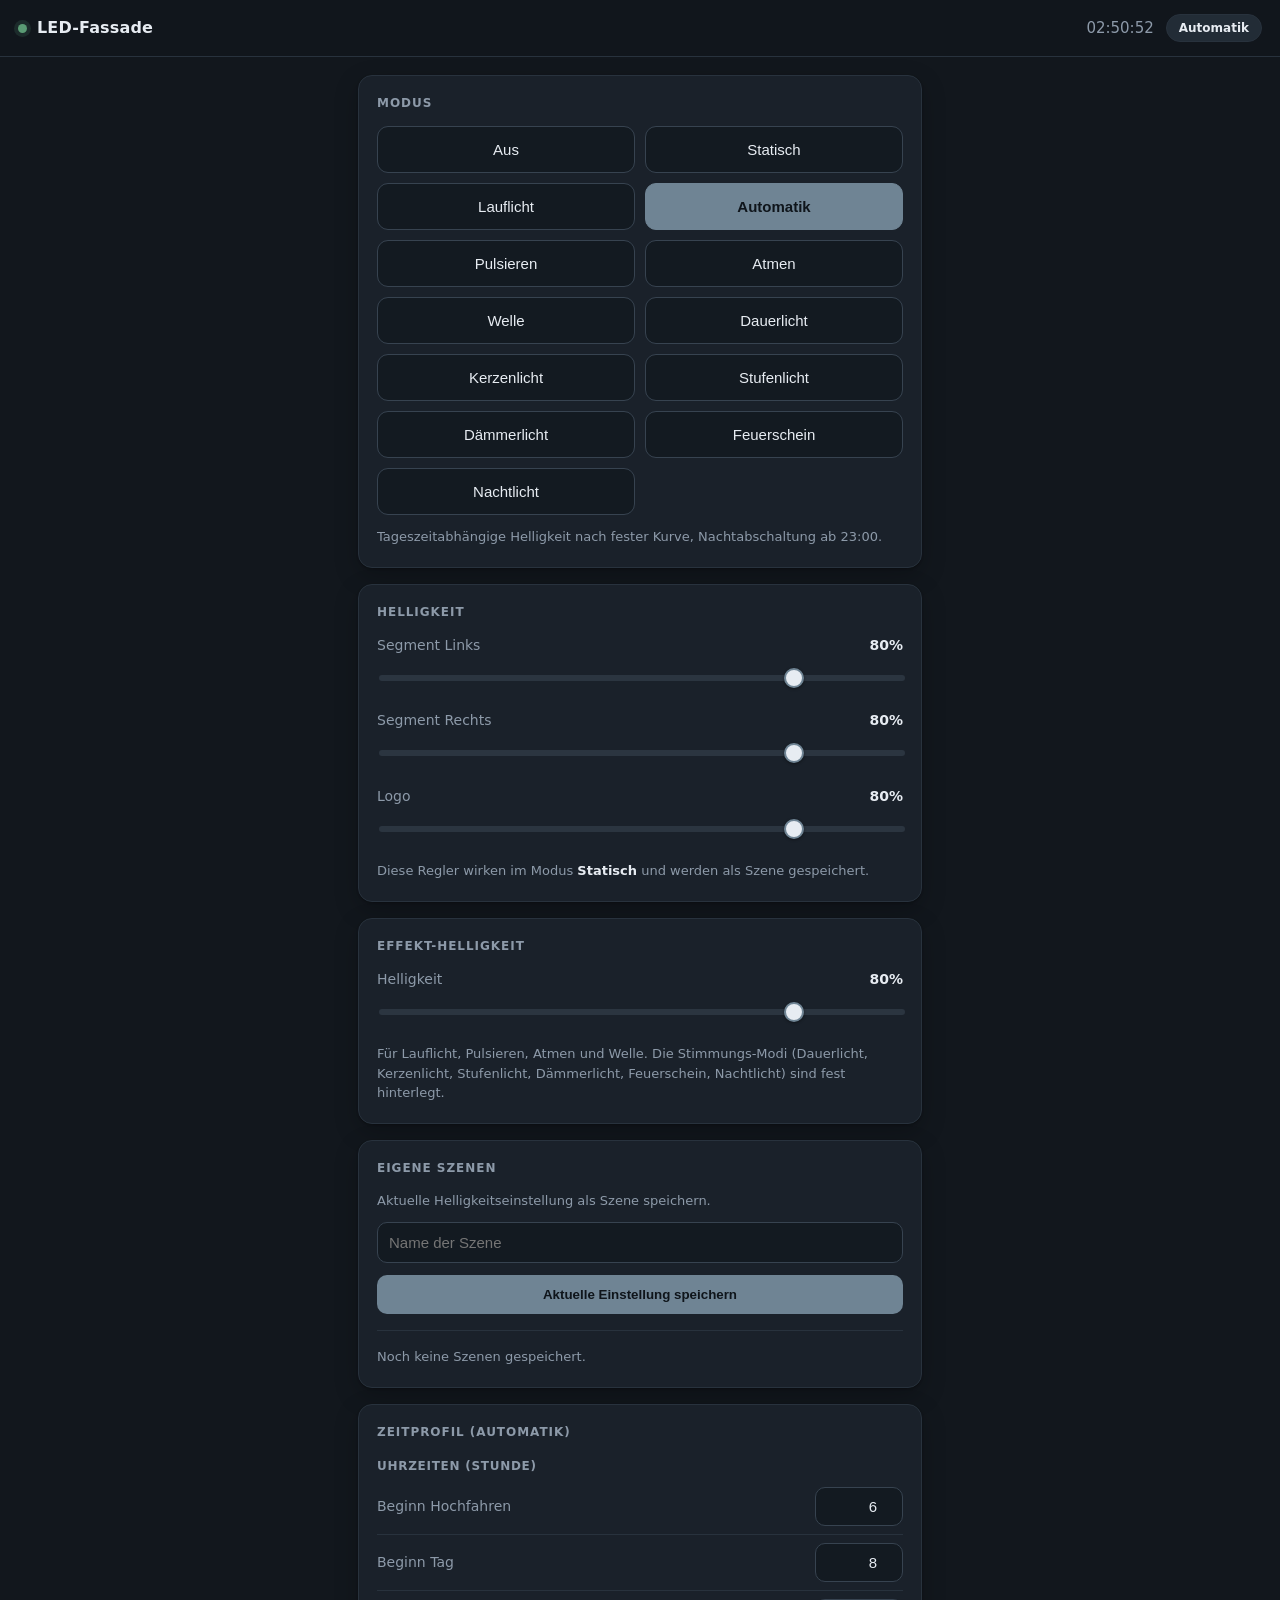
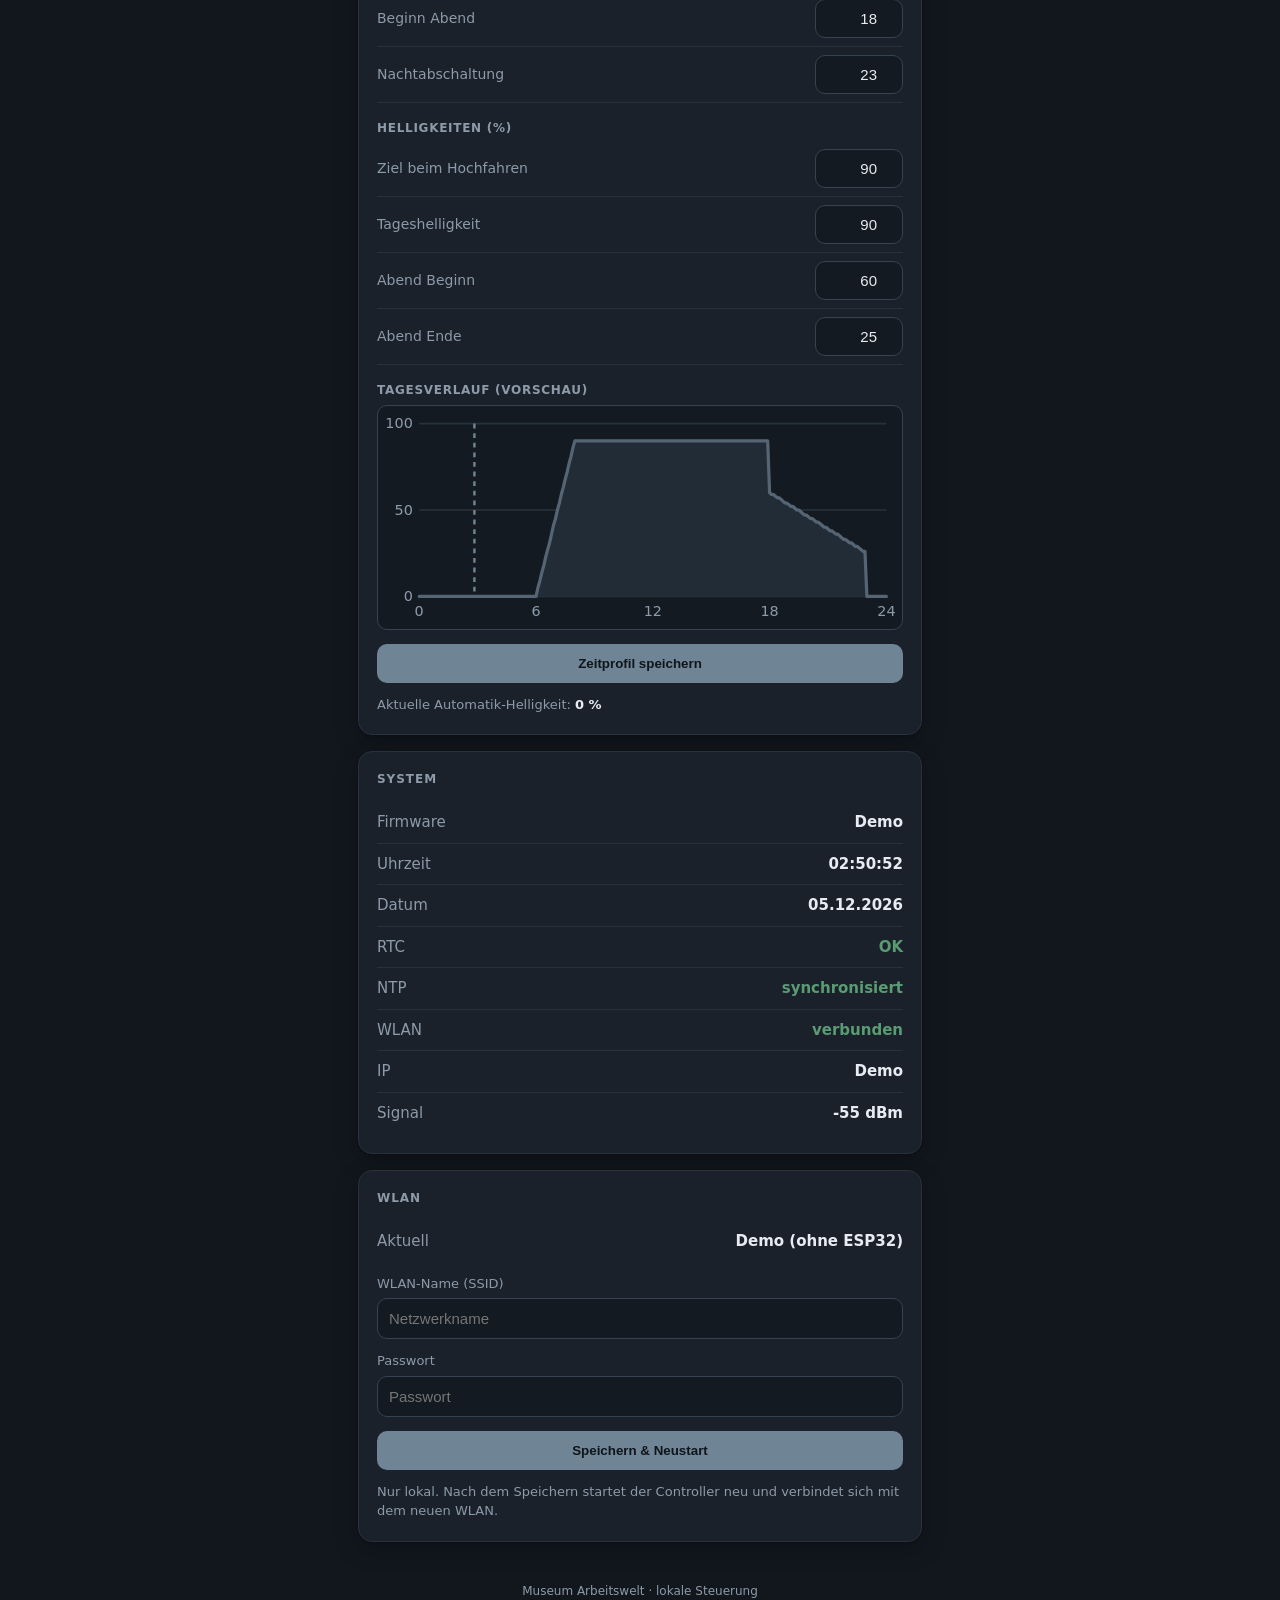
<file: demo.html>
<!DOCTYPE html>
<html lang="de">

<head>

<meta charset="UTF-8">
<meta name="viewport"
      content="width=device-width, initial-scale=1, viewport-fit=cover">

<title>LED-Fassade</title>



<meta name="theme-color" content="#12171d">
<meta name="mobile-web-app-capable" content="yes">
<meta name="apple-mobile-web-app-capable" content="yes">
<meta name="apple-mobile-web-app-status-bar-style"
      content="black-translucent">
<meta name="apple-mobile-web-app-title" content="Fassade">




<style>

:root{

  --bg:#12171d;
  --card:#1a212a;
  --line:#28323d;
  --line-strong:#374350;
  --fg:#e7ecf2;
  --muted:#8d9aa9;
  --accent:#6f8494;
  --accent-weak:#222c36;
  --accent-ink:#0f151b;
  --fill:#566574;
  --ok:#5a9b74;
  --bad:#b26b73;
  --radius:14px;
  --shadow:0 1px 2px rgba(0,0,0,.25), 0 8px 24px rgba(0,0,0,.22);
}

*{box-sizing:border-box}
html,body{margin:0}
body{
  background:var(--bg); color:var(--fg);
  font:15px/1.5 system-ui,-apple-system,"Segoe UI",Roboto,sans-serif;
  padding-bottom:env(safe-area-inset-bottom);
  -webkit-font-smoothing:antialiased;
}

.top{
  position:sticky; top:0; z-index:5;
  display:flex; justify-content:space-between; align-items:center;
  padding:14px 18px; background:rgba(18,23,29,.9); backdrop-filter:blur(8px);
  border-bottom:1px solid var(--line);
}
.brand{display:flex; align-items:center; gap:10px; font-size:16px; letter-spacing:.01em}
.dot{width:9px;height:9px;border-radius:50%;background:var(--bad);
  box-shadow:0 0 0 4px rgba(178,107,115,.16)}
.dot.on{background:var(--ok);box-shadow:0 0 0 4px rgba(90,155,116,.16)}
.hstat{display:flex;align-items:center;gap:12px}
#clock{font-variant-numeric:tabular-nums;color:var(--muted)}
.badge{background:var(--accent-weak);border:1px solid var(--line);border-radius:999px;
  padding:4px 12px;font-size:12px;font-weight:600;color:var(--fg)}

main{max-width:600px;margin:0 auto;padding:18px;display:grid;gap:16px}

.card{background:var(--card);border:1px solid var(--line);border-radius:var(--radius);
  padding:18px 18px 20px;box-shadow:var(--shadow)}
.card h2{margin:0 0 14px;font-size:12px;color:var(--muted);
  text-transform:uppercase;letter-spacing:.08em;font-weight:700}

.modes{display:grid;grid-template-columns:repeat(2,1fr);gap:10px}
.modes button{
  padding:14px;border:1px solid var(--line-strong);border-radius:11px;
  background:#131a21;color:var(--fg);font-size:15px;cursor:pointer;
  transition:.15s;font-weight:500}
.modes button:hover{border-color:var(--accent);color:#cdd8e2}
.modes button.active{
  background:var(--accent);color:var(--accent-ink);border-color:var(--accent);
  font-weight:600}
.modes button:active{transform:scale(.98)}

.slider{margin:14px 0}
.slider:first-of-type{margin-top:4px}
.slider label{display:flex;justify-content:space-between;color:var(--muted);
  font-size:14px;margin-bottom:8px}
.slider .val{color:var(--fg);font-variant-numeric:tabular-nums;font-weight:600}
input[type=range]{-webkit-appearance:none;appearance:none;width:100%;height:24px;
  background:transparent;cursor:pointer}
input[type=range]::-webkit-slider-runnable-track{height:6px;border-radius:6px;background:#2b3540}
input[type=range]::-moz-range-track{height:6px;border-radius:6px;background:#2b3540}
input[type=range]::-moz-range-progress{height:6px;border-radius:6px;background:var(--fill)}
input[type=range]::-webkit-slider-thumb{-webkit-appearance:none;appearance:none;
  width:20px;height:20px;border-radius:50%;background:#e7ecf2;border:2px solid var(--accent);
  margin-top:-7px;box-shadow:0 1px 3px rgba(0,0,0,.4)}
input[type=range]::-moz-range-thumb{width:20px;height:20px;border-radius:50%;
  background:#e7ecf2;border:2px solid var(--accent);box-shadow:0 1px 3px rgba(0,0,0,.4)}

button.primary{background:var(--accent);color:var(--accent-ink);border:none;border-radius:10px;
  padding:12px 16px;font-weight:600;cursor:pointer;transition:.15s;width:100%}
button.primary:hover{filter:brightness(1.08)}
label.field{display:block;color:var(--muted);font-size:13px;margin:12px 0 5px}
input[type=text],input[type=password]{width:100%;padding:11px;border-radius:10px;
  border:1px solid var(--line-strong);background:#131a21;color:var(--fg);font-size:15px}
input[type=text]:focus,input[type=password]:focus{outline:none;border-color:var(--accent);
  box-shadow:0 0 0 3px var(--accent-weak)}

input[type=number]{width:100%;padding:10px;border-radius:10px;
  border:1px solid var(--line-strong);background:#131a21;color:var(--fg);
  font-size:15px;text-align:right;font-variant-numeric:tabular-nums}
input[type=number]:focus{outline:none;border-color:var(--accent);
  box-shadow:0 0 0 3px var(--accent-weak)}
.srow{display:grid;grid-template-columns:1fr 88px;gap:12px;align-items:center;
  padding:8px 0;border-bottom:1px solid var(--line)}
.srow:last-of-type{border-bottom:none}
.srow label{color:var(--muted);font-size:14px}
.subhead{color:var(--muted);font-size:12px;text-transform:uppercase;
  letter-spacing:.06em;font-weight:700;margin:16px 0 4px}

.curve{background:#131a21;border:1px solid var(--line-strong);border-radius:10px;
  padding:8px 6px 4px;margin-top:6px}
.curve svg{display:block;width:100%;height:auto}
.curve .grid{stroke:var(--line);stroke-width:1}
.curve .axis{fill:var(--muted);font-size:9px;font-variant-numeric:tabular-nums}
.curve .area{fill:var(--accent-weak)}
.curve .line{fill:none;stroke:var(--fill);stroke-width:2;
  stroke-linejoin:round;stroke-linecap:round}
.curve .now{stroke:var(--accent);stroke-width:1.5;stroke-dasharray:3 3}

.preset{display:flex;gap:8px;margin-top:8px}
.preset .apply{flex:1;padding:12px;border:1px solid var(--line-strong);border-radius:10px;
  background:#131a21;color:var(--fg);cursor:pointer;text-align:left;transition:.15s}
.preset .apply:hover{border-color:var(--accent)}
.preset .delete{width:64px;border:1px solid var(--line-strong);border-radius:10px;
  background:#241a1c;color:#d3a3a8;cursor:pointer}
.preset .delete:hover{border-color:var(--bad)}

.sys{display:grid;gap:0}
.kv{display:flex;justify-content:space-between;padding:9px 0;border-bottom:1px solid var(--line);gap:12px}
.kv:last-child{border-bottom:none}
.kv span{color:var(--muted)}
.kv b{font-weight:600;font-variant-numeric:tabular-nums;text-align:right;word-break:break-all}
.kv b.ok{color:var(--ok)}
.kv b.warn{color:#d0a86a}

hr{border:0;border-top:1px solid var(--line);margin:16px 0}
.hint{color:var(--muted);font-size:13px;margin:12px 0 0}
.hint b{color:var(--fg);font-weight:600}
footer{text-align:center;color:var(--muted);font-size:12px;padding:22px}

</style>

</head>

<body>

<script>
(function(){
  const state = {
    mode:3, left:80, right:80, logo:80, global:80, autoBrightness:0,
    rtc:true, ntp:true, ip:'Demo', rssi:-55, wifi:true, ap:false,
    ssid:'Demo (ohne ESP32)', firmware:'Demo',
    sched:{tMorning:6,tDay:8,tEvening:18,tNight:23,bMorning:90,bDay:90,bEveStart:60,bEveEnd:25},
    presets:[]
  };
  let overrideActive=false, overrideWindow=-1;
  const clamp=(v,lo,hi)=>{v=parseInt(v);if(isNaN(v))return lo;return v<lo?lo:(v>hi?hi:v);};
  function win(){const d=new Date();const t=d.getHours()*60+d.getMinutes();const s=state.sched;
    if(t>=s.tNight*60||t<s.tMorning*60)return 0;if(t<s.tDay*60)return 1;if(t<s.tEvening*60)return 2;return 3;}
  function autoB(){const d=new Date();const t=d.getHours()*60+d.getMinutes();const s=state.sched;
    if(t>=s.tNight*60||t<s.tMorning*60)return 0;
    if(t<s.tDay*60){let p=(t-s.tMorning*60)/(s.tDay*60-s.tMorning*60);return Math.round(Math.max(0,Math.min(1,p))*s.bMorning);}
    if(t<s.tEvening*60)return s.bDay;
    let p=(t-s.tEvening*60)/(s.tNight*60-s.tEvening*60);p=Math.max(0,Math.min(1,p));
    return Math.round(s.bEveStart+(s.bEveEnd-s.bEveStart)*p);}
  const two=n=>String(n).padStart(2,'0');
  function status(){const d=new Date();state.autoBrightness=autoB();const s=Object.assign({},state);
    s.time=two(d.getHours())+':'+two(d.getMinutes())+':'+two(d.getSeconds());
    s.date=two(d.getDate())+'.'+two(d.getMonth()+1)+'.'+d.getFullYear();return JSON.stringify(s);}
  function overrideAuto(){if(state.mode===3){state.mode=1;overrideActive=true;overrideWindow=win();}}
  function handle(msg){let doc;try{doc=JSON.parse(msg);}catch(e){return;}
    if(typeof doc.wifiSsid==='string'){if(doc.wifiSsid)state.ssid=doc.wifiSsid;return;}
    if(typeof doc.mode==='number'&&doc.mode>=0&&doc.mode<=12){state.mode=doc.mode;
      if(doc.mode===3){overrideActive=false;}else{overrideActive=true;overrideWindow=win();}}
    if(doc.left!==undefined){state.left=clamp(doc.left,0,100);overrideAuto();}
    if(doc.right!==undefined){state.right=clamp(doc.right,0,100);overrideAuto();}
    if(doc.logo!==undefined){state.logo=clamp(doc.logo,0,100);overrideAuto();}
    if(doc.global!==undefined)state.global=clamp(doc.global,0,100);
    ['tMorning','tDay','tEvening','tNight'].forEach(k=>{if(doc[k]!==undefined)state.sched[k]=clamp(doc[k],0,23);});
    ['bMorning','bDay','bEveStart','bEveEnd'].forEach(k=>{if(doc[k]!==undefined)state.sched[k]=clamp(doc[k],0,100);});
    if(typeof doc.savePreset==='string'&&doc.savePreset){let p=state.presets.find(x=>x.name===doc.savePreset);
      if(!p&&state.presets.length<6){p={slot:state.presets.length,name:doc.savePreset};state.presets.push(p);}
      if(p){p.left=state.left;p.right=state.right;p.logo=state.logo;}}
    if(typeof doc.applyPreset==='number'){const p=state.presets.find(x=>x.slot===doc.applyPreset);
      if(p){state.left=p.left;state.right=p.right;state.logo=p.logo;state.mode=1;overrideActive=true;overrideWindow=win();}}
    if(typeof doc.deletePreset==='number'){state.presets=state.presets.filter(x=>x.slot!==doc.deletePreset);
      state.presets.forEach((x,i)=>x.slot=i);}
  }
  class FakeWebSocket{
    constructor(){this.readyState=0;const self=this;
      setTimeout(()=>{self.readyState=1;if(self.onopen)self.onopen();
        if(self.onmessage)self.onmessage({data:status()});},50);
      this._t=setInterval(()=>{if(self.readyState===1&&self.onmessage){
        if(overrideActive&&state.mode!==3){const w=win();
          if(w>=0&&overrideWindow>=0&&w!==overrideWindow){state.mode=3;overrideActive=false;}}
        self.onmessage({data:status()});}},1000);}
    send(msg){handle(msg);if(this.onmessage)this.onmessage({data:status()});}
    close(){this.readyState=3;clearInterval(this._t);}
  }
  FakeWebSocket.CONNECTING=0;FakeWebSocket.OPEN=1;FakeWebSocket.CLOSING=2;FakeWebSocket.CLOSED=3;
  window.WebSocket=FakeWebSocket;
})();
</script>


<header class="top">
  <div class="brand">
    <span class="dot" id="connDot"></span>
    <strong>LED-Fassade</strong>
  </div>
  <div class="hstat">
    <span id="clock">--:--:--</span>
    <span id="modeBadge" class="badge">&ndash;</span>
  </div>
</header>

<main>

<section class="card">
  <h2>Modus</h2>
  <div class="modes">
    <button class="mode" data-mode="0" onclick="sendMode(0)">Aus</button>
    <button class="mode" data-mode="1" onclick="sendMode(1)">Statisch</button>
    <button class="mode" data-mode="2" onclick="sendMode(2)">Lauflicht</button>
    <button class="mode" data-mode="3" onclick="sendMode(3)">Automatik</button>
    <button class="mode" data-mode="4" onclick="sendMode(4)">Pulsieren</button>
    <button class="mode" data-mode="5" onclick="sendMode(5)">Atmen</button>
    <button class="mode" data-mode="10" onclick="sendMode(10)">Welle</button>
    <button class="mode" data-mode="6" onclick="sendMode(6)">Dauerlicht</button>
    <button class="mode" data-mode="7" onclick="sendMode(7)">Kerzenlicht</button>
    <button class="mode" data-mode="8" onclick="sendMode(8)">Stufenlicht</button>
    <button class="mode" data-mode="9" onclick="sendMode(9)">Dämmerlicht</button>
    <button class="mode" data-mode="11" onclick="sendMode(11)">Feuerschein</button>
    <button class="mode" data-mode="12" onclick="sendMode(12)">Nachtlicht</button>
  </div>
  <p class="hint" id="modeDesc">&ndash;</p>
</section>

<section class="card">
  <h2>Helligkeit</h2>
  <div class="slider">
    <label>Segment Links <span class="val"><span id="leftValue">80</span>%</span></label>
    <input id="leftSlider" type="range" min="0" max="100" value="80">
  </div>
  <div class="slider">
    <label>Segment Rechts <span class="val"><span id="rightValue">80</span>%</span></label>
    <input id="rightSlider" type="range" min="0" max="100" value="80">
  </div>
  <div class="slider">
    <label>Logo <span class="val"><span id="logoValue">80</span>%</span></label>
    <input id="logoSlider" type="range" min="0" max="100" value="80">
  </div>
  <p class="hint">Diese Regler wirken im Modus <b>Statisch</b> und werden als Szene gespeichert.</p>
</section>

<section class="card">
  <h2>Effekt-Helligkeit</h2>
  <div class="slider">
    <label>Helligkeit <span class="val"><span id="globalValue">80</span>%</span></label>
    <input id="globalSlider" type="range" min="0" max="100" value="80">
  </div>
  <p class="hint">Für Lauflicht, Pulsieren, Atmen und Welle. Die Stimmungs-Modi
    (Dauerlicht, Kerzenlicht, Stufenlicht, Dämmerlicht, Feuerschein, Nachtlicht)
    sind fest hinterlegt.</p>
</section>

<section class="card">
  <h2>Eigene Szenen</h2>
  <p class="hint" style="margin-top:0">Aktuelle Helligkeitseinstellung als Szene speichern.</p>
  <input id="presetName" type="text" maxlength="15" placeholder="Name der Szene" style="margin:12px 0 0">
  <button class="primary" onclick="savePreset()" style="margin-top:12px">Aktuelle Einstellung speichern</button>
  <hr>
  <div id="presetList">
    <p class="hint" style="margin:0">Noch keine Szenen gespeichert.</p>
  </div>
</section>

<section class="card">
  <h2>Zeitprofil (Automatik)</h2>

  <div class="subhead">Uhrzeiten (Stunde)</div>
  <div class="srow">
    <label for="tMorning">Beginn Hochfahren</label>
    <input id="tMorning" type="number" min="0" max="23">
  </div>
  <div class="srow">
    <label for="tDay">Beginn Tag</label>
    <input id="tDay" type="number" min="0" max="23">
  </div>
  <div class="srow">
    <label for="tEvening">Beginn Abend</label>
    <input id="tEvening" type="number" min="0" max="23">
  </div>
  <div class="srow">
    <label for="tNight">Nachtabschaltung</label>
    <input id="tNight" type="number" min="0" max="23">
  </div>

  <div class="subhead">Helligkeiten (%)</div>
  <div class="srow">
    <label for="bMorning">Ziel beim Hochfahren</label>
    <input id="bMorning" type="number" min="0" max="100">
  </div>
  <div class="srow">
    <label for="bDay">Tageshelligkeit</label>
    <input id="bDay" type="number" min="0" max="100">
  </div>
  <div class="srow">
    <label for="bEveStart">Abend Beginn</label>
    <input id="bEveStart" type="number" min="0" max="100">
  </div>
  <div class="srow">
    <label for="bEveEnd">Abend Ende</label>
    <input id="bEveEnd" type="number" min="0" max="100">
  </div>

  <div class="subhead">Tagesverlauf (Vorschau)</div>
  <div class="curve">
    <svg id="curveSvg" viewBox="0 0 320 132" preserveAspectRatio="none"
         role="img" aria-label="Helligkeitsverlauf über 24 Stunden"></svg>
  </div>

  <button class="primary" onclick="saveSchedule()" style="margin-top:14px">Zeitprofil speichern</button>
  <p class="hint" id="autoStatus">Automatikdaten werden geladen &hellip;</p>
</section>

<section class="card">
  <h2>System</h2>
  <div id="systemStatus" class="sys">
    <div class="kv"><span>Status</span><b>Keine Daten</b></div>
  </div>
</section>

<section class="card">
  <h2>WLAN</h2>
  <div class="sys">
    <div class="kv"><span>Aktuell</span><b id="wifiCurrent">-</b></div>
  </div>
  <label class="field" for="wifiSsid">WLAN-Name (SSID)</label>
  <input id="wifiSsid" type="text" maxlength="32" placeholder="Netzwerkname">
  <label class="field" for="wifiPass">Passwort</label>
  <input id="wifiPass" type="password" maxlength="63" placeholder="Passwort">
  <button class="primary" onclick="saveWifi()" style="margin-top:14px">Speichern &amp; Neustart</button>
  <p class="hint">Nur lokal. Nach dem Speichern startet der Controller neu und
    verbindet sich mit dem neuen WLAN.</p>
</section>

</main>

<footer>Museum Arbeitswelt &middot; lokale Steuerung</footer>

<script>

let socket = null;
let reconnectTimer = null;

const MODE_LABEL = {
  0:"Aus",
  1:"Statisch",
  2:"Lauflicht",
  3:"Automatik",
  4:"Pulsieren",
  5:"Atmen",
  6:"Dauerlicht",
  7:"Kerzenlicht",
  8:"Stufenlicht",
  9:"Dämmerlicht",
  10:"Welle",
  11:"Feuerschein",
  12:"Nachtlicht"
};

const MODE_DESC = {
  0:"Alle Bereiche aus. Der Controller bleibt im WLAN erreichbar.",
  1:"Feste Helligkeit je Segment und Logo (per Regler einstellbar).",
  2:"Lauflicht – ein wanderndes Licht mit der Effekt-Helligkeit.",
  3:"Tageszeitabhängige Helligkeit nach fester Kurve, Nachtabschaltung ab 23:00.",
  4:"Pulsieren – zügiges Auf- und Abschwellen mit der Effekt-Helligkeit.",
  5:"Atmen – langsames, ruhiges Auf- und Abschwellen.",
  6:"Dauerlicht – stetiges, ruhig atmendes Licht auf hohem Niveau. Nachtabschaltung ab 23:00 wie alle diese Modi.",
  7:"Kerzenlicht – zwei sanft und unabhängig flackernde Lichter auf den Segmenten.",
  8:"Stufenlicht – die Lichter bauen sich in acht Schritten auf und beginnen dann von vorn.",
  9:"Dämmerlicht – sehr gedämpftes Licht, das über Minuten sanft auf- und abschwillt.",
  10:"Welle – eine Sinuswelle wandert über den Streifen (Effekt-Helligkeit).",
  11:"Feuerschein – eine kräftige, ruhig flackernde Flamme. Nachtabschaltung ab 23:00.",
  12:"Nachtlicht – eine ruhige, stetig brennende Kerze. Nachtabschaltung ab 23:00."
};

function connect()
{
    if(socket &&
       (socket.readyState === WebSocket.OPEN ||
        socket.readyState === WebSocket.CONNECTING))
    {
        return;
    }

    socket = new WebSocket(
        "ws://" + window.location.hostname + "/ws"
    );

    socket.onopen = function()
    {
        setConnected(true);
    };

    socket.onclose = function()
    {
        setConnected(false);
        reconnectTimer = setTimeout(connect, 2000);
    };

    socket.onerror = function()
    {
        setConnected(false);
    };

    socket.onmessage = function(event)
    {
        try
        {
            updateUI(JSON.parse(event.data));
        }
        catch(error)
        {
            console.log(error);
        }
    };
}

function setConnected(ok)
{
    document
        .getElementById("connDot")
        .classList.toggle("on", ok);
}

function send(data)
{
    if(!socket || socket.readyState !== WebSocket.OPEN)
    {
        return;
    }

    socket.send(JSON.stringify(data));
}

function sendMode(mode)
{
    send({ mode: mode });
}

function setBrightness(type, value)
{
    value = parseInt(value);

    document.getElementById(type + "Value").innerText = value;

    const data = {};
    data[type] = value;

    send(data);
}

function updateUI(data)
{
    const buttons = document.querySelectorAll(".mode");
    for(let i = 0; i < buttons.length; i++)
    {
        const button = buttons[i];
        const buttonMode = parseInt(button.dataset.mode);
        if(buttonMode === data.mode)
        {
            button.classList.add("active");
        }
        else
        {
            button.classList.remove("active");
        }
    }

    if(data.mode !== undefined)
    {
        document.getElementById("modeBadge").innerText = MODE_LABEL[data.mode] || "–";
        document.getElementById("modeDesc").innerText  = MODE_DESC[data.mode]  || "";
    }
    document.getElementById("clock").innerText = data.time || "--:--:--";

    updateSlider("left",   data.left);
    updateSlider("right",  data.right);
    updateSlider("logo",   data.logo);
    updateSlider("global", data.global);

    let sys = "";
    sys += kv("Firmware", data.firmware || "-");
    sys += kv("Uhrzeit",  data.time || "--:--:--");
    sys += kv("Datum",    data.date || "--.--.----");

    if(data.rtc)
    {
        sys += kv("RTC", "OK", "ok");
    }
    else
    {
        sys += kv("RTC", "nicht verf&uuml;gbar", "warn");
    }

    if(data.ntp)
    {
        sys += kv("NTP", "synchronisiert", "ok");
    }
    else
    {
        sys += kv("NTP", "nicht synchron.", "warn");
    }

    if(data.wifi)
    {
        sys += kv("WLAN", "verbunden", "ok");
    }
    else if(data.ap)
    {
        sys += kv("WLAN", "Setup-AP", "warn");
    }
    else
    {
        sys += kv("WLAN", "getrennt", "warn");
    }

    sys += kv("IP", data.ip || "-");

    if(data.wifi && data.rssi !== undefined)
    {
        sys += kv("Signal", data.rssi + " dBm");
    }

    document.getElementById("systemStatus").innerHTML = sys;

    const wifiCurrent = document.getElementById("wifiCurrent");
    if(wifiCurrent)
    {
        let text = data.ssid || "-";
        if(data.ap)
        {
            text = text + " (Setup-AP)";
        }
        wifiCurrent.innerText = text;
    }

    if(data.sched)
    {
        fillSchedField("tMorning",  data.sched.tMorning);
        fillSchedField("tDay",      data.sched.tDay);
        fillSchedField("tEvening",  data.sched.tEvening);
        fillSchedField("tNight",    data.sched.tNight);
        fillSchedField("bMorning",  data.sched.bMorning);
        fillSchedField("bDay",      data.sched.bDay);
        fillSchedField("bEveStart", data.sched.bEveStart);
        fillSchedField("bEveEnd",   data.sched.bEveEnd);
    }

    renderScheduleCurve();

    let autoValue = "-";
    if(data.autoBrightness !== undefined)
    {
        autoValue = data.autoBrightness;
    }
    document.getElementById("autoStatus").innerHTML =
        "Aktuelle Automatik-Helligkeit: <b>" + autoValue + " %</b>";

    if(data.presets)
    {
        renderPresets(data.presets);
    }
}

function kv(label, value, cls)
{
    let classAttr = "";
    if(cls)
    {
        classAttr = " class='" + cls + "'";
    }
    return "<div class='kv'><span>" + label + "</span><b" + classAttr + ">" + value + "</b></div>";
}

function updateSlider(type, value)
{
    if(value === undefined)
    {
        return;
    }

    const slider = document.getElementById(type + "Slider");
    const output = document.getElementById(type + "Value");

    if(slider)
    {
        slider.value = value;
    }
    if(output)
    {
        output.innerText = value;
    }
}

function renderPresets(list)
{
    const box = document.getElementById("presetList");

    if(!list || list.length === 0)
    {
        box.innerHTML =
            "<p class='hint' style='margin:0'>Noch keine Szenen gespeichert.</p>";
        return;
    }

    let html = "";

    for(let i = 0; i < list.length; i++)
    {
        const p = list[i];
        html +=
            "<div class='preset'>" +
                "<button class='apply' onclick='applyPreset(" + p.slot + ")'>" +
                    escapeHtml(p.name) + " &middot; " +
                    p.left + " / " + p.right + " / " + p.logo +
                "</button>" +
                "<button class='delete' onclick='deletePreset(" + p.slot + ")'>Entf.</button>" +
            "</div>";
    }

    box.innerHTML = html;
}

function escapeHtml(value)
{
    return String(value)
        .replace(/&/g, "&amp;")
        .replace(/</g, "&lt;")
        .replace(/>/g, "&gt;")
        .replace(/"/g, "&quot;")
        .replace(/'/g, "&#039;");
}

function savePreset()
{
    const field = document.getElementById("presetName");
    const name = field.value.trim();

    if(name.length === 0)
    {
        alert("Bitte einen Namen eingeben.");
        return;
    }

    send({ savePreset: name });
    field.value = "";
}

function fillSchedField(id, value)
{
    if(value === undefined)
    {
        return;
    }
    const field = document.getElementById(id);
    if(field && document.activeElement !== field)
    {
        field.value = value;
    }
}

function readNumber(id, min, max)
{
    let n = parseInt(document.getElementById(id).value);
    if(isNaN(n))
    {
        n = min;
    }
    if(n < min)
    {
        n = min;
    }
    if(n > max)
    {
        n = max;
    }
    return n;
}

function readSchedule()
{
    return {
        tMorning:  readNumber("tMorning",  0, 23),
        tDay:      readNumber("tDay",      0, 23),
        tEvening:  readNumber("tEvening",  0, 23),
        tNight:    readNumber("tNight",    0, 23),
        bMorning:  readNumber("bMorning",  0, 100),
        bDay:      readNumber("bDay",      0, 100),
        bEveStart: readNumber("bEveStart", 0, 100),
        bEveEnd:   readNumber("bEveEnd",   0, 100)
    };
}

function saveSchedule()
{
    const s = readSchedule();

    if(!(s.tMorning < s.tDay && s.tDay < s.tEvening && s.tEvening < s.tNight))
    {
        alert("Die Uhrzeiten müssen aufsteigend sein:\n" +
              "Hochfahren < Tag < Abend < Nachtabschaltung.");
        return;
    }

    send(s);
}

function brightnessAtMinute(m, s)
{
    if(m >= s.tNight * 60 || m < s.tMorning * 60)
    {
        return 0;
    }
    if(m >= s.tMorning * 60 && m < s.tDay * 60)
    {
        let p = (m - s.tMorning * 60) / (s.tDay * 60 - s.tMorning * 60);
        p = Math.max(0, Math.min(1, p));
        return Math.round(p * s.bMorning);
    }
    if(m >= s.tDay * 60 && m < s.tEvening * 60)
    {
        return s.bDay;
    }
    if(m >= s.tEvening * 60 && m < s.tNight * 60)
    {
        let p = (m - s.tEvening * 60) / (s.tNight * 60 - s.tEvening * 60);
        p = Math.max(0, Math.min(1, p));
        return Math.round(s.bEveStart + (s.bEveEnd - s.bEveStart) * p);
    }
    return 0;
}

function renderScheduleCurve()
{
    const svg = document.getElementById("curveSvg");
    if(!svg)
    {
        return;
    }

    const s = readSchedule();

    const L = 22, R = 6, T = 6, B = 18;
    const W = 320, H = 132;
    const pw = W - L - R;
    const ph = H - T - B;

    const xOf = min => L + (min / 1440) * pw;
    const yOf = pct => T + (1 - pct / 100) * ph;

    let pts = [];
    for(let m = 0; m <= 1440; m += 6)
    {
        pts.push([xOf(m), yOf(brightnessAtMinute(Math.min(m, 1439), s))]);
    }

    let line = "M" + pts.map(p => p[0].toFixed(1) + "," + p[1].toFixed(1)).join(" L");
    let area = line +
        " L" + xOf(1440).toFixed(1) + "," + yOf(0).toFixed(1) +
        " L" + xOf(0).toFixed(1)   + "," + yOf(0).toFixed(1) + " Z";

    let svgParts = "";

    [0, 50, 100].forEach(function(pct)
    {
        const y = yOf(pct).toFixed(1);
        svgParts += "<line class='grid' x1='" + L + "' y1='" + y +
                    "' x2='" + (W - R) + "' y2='" + y + "'/>";
        svgParts += "<text class='axis' x='" + (L - 4) + "' y='" +
                    (parseFloat(y) + 3) + "' text-anchor='end'>" + pct + "</text>";
    });

    svgParts += "<path class='area' d='" + area + "'/>";
    svgParts += "<path class='line' d='" + line + "'/>";

    [0, 6, 12, 18, 24].forEach(function(h)
    {
        svgParts += "<text class='axis' x='" + xOf(h * 60).toFixed(1) +
                    "' y='" + (H - 6) + "' text-anchor='middle'>" + h + "</text>";
    });

    const now = new Date();
    const nowX = xOf(now.getHours() * 60 + now.getMinutes()).toFixed(1);
    svgParts += "<line class='now' x1='" + nowX + "' y1='" + T +
                "' x2='" + nowX + "' y2='" + (H - B) + "'/>";

    svg.innerHTML = svgParts;
}

function saveWifi()
{
    const ssid = document.getElementById("wifiSsid").value.trim();

    if(ssid.length === 0)
    {
        alert("Bitte einen WLAN-Namen eingeben.");
        return;
    }

    if(!confirm("WLAN speichern und Controller neu starten?"))
    {
        return;
    }

    send({
        wifiSsid: ssid,
        wifiPass: document.getElementById("wifiPass").value
    });
}

function applyPreset(slot)
{
    send({ applyPreset: slot });
}

function deletePreset(slot)
{
    if(!confirm("Szene wirklich löschen?"))
    {
        return;
    }

    send({ deletePreset: slot });
}

const sliderTypes = ["left", "right", "logo", "global"];
for(let i = 0; i < sliderTypes.length; i++)
{
    const type = sliderTypes[i];
    const slider = document.getElementById(type + "Slider");
    slider.addEventListener("input", function()
    {
        setBrightness(type, this.value);
    });
}

const schedFields = ["tMorning","tDay","tEvening","tNight",
                     "bMorning","bDay","bEveStart","bEveEnd"];
for(let i = 0; i < schedFields.length; i++)
{
    const field = document.getElementById(schedFields[i]);
    if(field)
    {
        field.addEventListener("input", renderScheduleCurve);
    }
}

window.addEventListener("load", connect);
window.addEventListener("load", renderScheduleCurve);

</script>

</body>
</html>
</file>
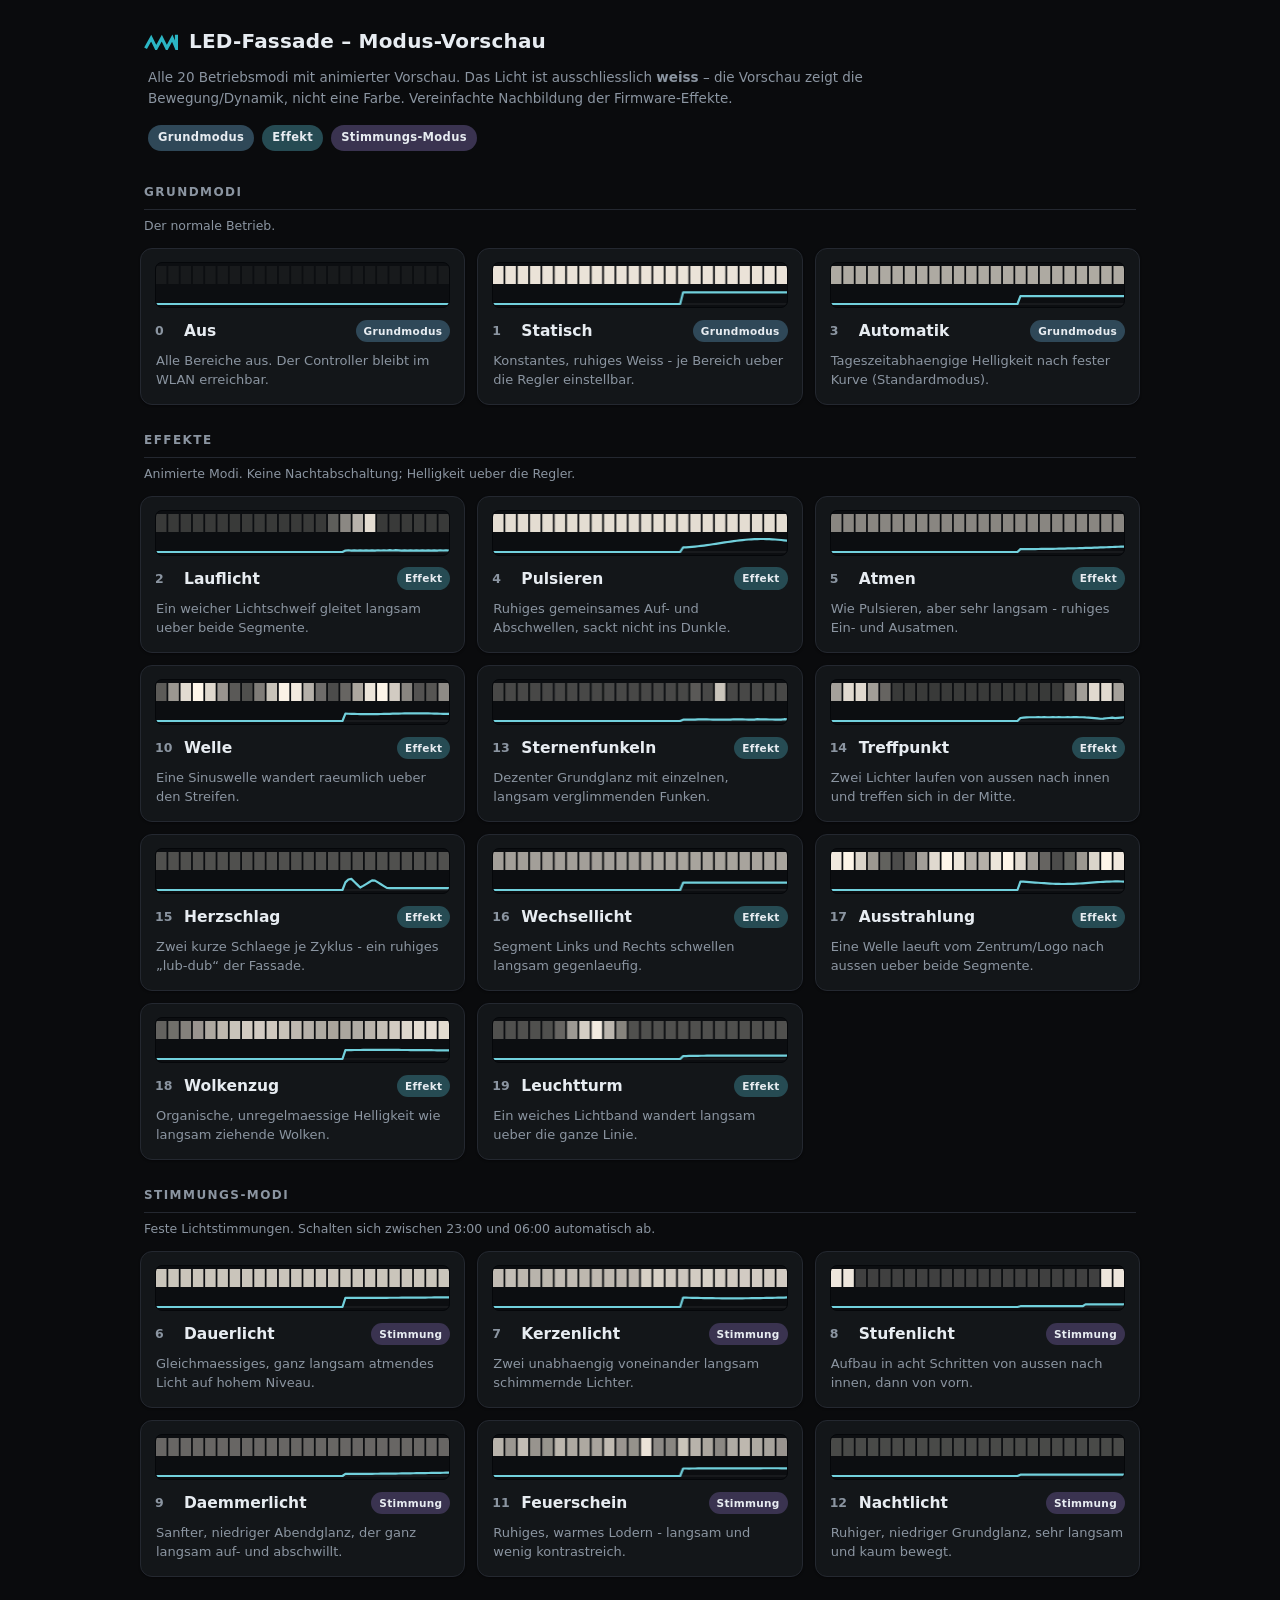
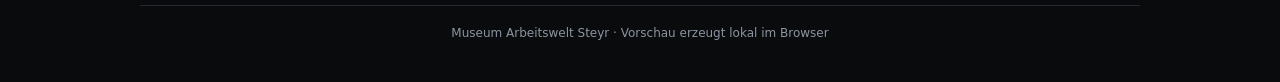
<file: modi-vorschau.html>
<!DOCTYPE html>
<html lang="de">
<head>
<meta charset="UTF-8">
<meta name="viewport" content="width=device-width, initial-scale=1">
<title>LED-Fassade – Modus-Vorschau</title>

<!--
  Eigenstaendige Uebersicht ALLER Betriebsmodi der LED-Fassade mit einer kleinen
  animierten "LED-Leiste" je Modus. Voll self-contained (CSS + JavaScript inline)
  - einfach im Browser oeffnen, laeuft ohne ESP32, ohne Server und ohne weitere
  Dateien.

  Die Fassade leuchtet ausschliesslich WEISS; die Vorschau zeigt also die
  Bewegung/Dynamik eines Modus, nicht eine Farbe. Die Muster sind vereinfachte
  Nachbildungen der render...()-Funktionen der Firmware (src/main.cpp), keine
  exakte Kopie - sie sollen den Charakter eines Modus auf einen Blick zeigen.
-->

<style>
  :root{
    --bg:#0a0b0d;
    --card:#131619;
    --line:#242830;
    --line-strong:#333a44;
    --fg:#e7ecf1;
    --muted:#8b95a1;
    --accent:#2bb6c4;
    --strip:#0c0e11;          /* dunkle "Fassung" der LED-Leiste */
    --chip-grund:#2f4858;
    --chip-effekt:#264b53;
    --chip-stimmung:#3a3350;
  }
  *{box-sizing:border-box}
  html,body{margin:0}
  body{
    background:var(--bg); color:var(--fg);
    font:15px/1.55 system-ui,-apple-system,"Segoe UI",Roboto,sans-serif;
    -webkit-font-smoothing:antialiased;
    padding:0 16px 40px;
  }

  header{max-width:1000px;margin:0 auto;padding:26px 4px 6px}
  .brand{display:flex;align-items:center;gap:11px}
  .brandmark{width:34px;height:17px;flex:none;display:block;color:var(--accent)}
  h1{font-size:20px;margin:0;font-weight:650;letter-spacing:.01em}
  .sub{color:var(--muted);font-size:13.5px;margin:10px 4px 0;max-width:760px}

  .legend{display:flex;flex-wrap:wrap;gap:8px;margin:16px 4px 0}
  .chip{font-size:11.5px;font-weight:650;letter-spacing:.03em;
    padding:4px 10px;border-radius:999px;color:var(--fg)}
  .chip.grund{background:var(--chip-grund)}
  .chip.effekt{background:var(--chip-effekt)}
  .chip.stimmung{background:var(--chip-stimmung)}

  main{max-width:1000px;margin:0 auto}
  section{margin-top:26px}
  section > h2{font-size:12px;color:var(--muted);text-transform:uppercase;
    letter-spacing:.12em;font-weight:700;margin:0 4px 12px;
    border-bottom:1px solid var(--line);padding-bottom:8px}
  .note{color:var(--muted);font-size:12.5px;margin:-6px 4px 12px}

  .grid{display:grid;grid-template-columns:repeat(auto-fill,minmax(280px,1fr));gap:12px}

  .mode{background:var(--card);border:1px solid var(--line);border-radius:12px;
    padding:13px 14px 14px;box-shadow:0 1px 2px rgba(0,0,0,.4)}
  .mode .pv{display:block;width:100%;height:46px;border-radius:7px;
    background:var(--strip);border:1px solid #05070a}
  .mode .row{display:flex;align-items:center;gap:9px;margin-top:11px}
  .mode .num{font-variant-numeric:tabular-nums;color:var(--muted);font-size:12.5px;
    min-width:20px;font-weight:600}
  .mode .name{font-weight:600;font-size:15.5px;flex:1}
  .mode .cat{font-size:10.5px;font-weight:700;letter-spacing:.03em;
    padding:3px 8px;border-radius:999px;color:var(--fg)}
  .mode .cat.grund{background:var(--chip-grund)}
  .mode .cat.effekt{background:var(--chip-effekt)}
  .mode .cat.stimmung{background:var(--chip-stimmung)}
  .mode .desc{color:var(--muted);font-size:13px;margin:8px 1px 0;line-height:1.5}

  footer{max-width:1000px;margin:28px auto 0;color:var(--muted);font-size:12px;
    text-align:center;padding-top:18px;border-top:1px solid var(--line)}
</style>
</head>

<body>

<header>
  <div class="brand">
    <svg class="brandmark" viewBox="36 142 436 214" aria-hidden="true">
      <polyline points="56,336 128,206 192,336 264,206 328,336 398,206 452,336 452,162"
                fill="none" stroke="currentColor" stroke-width="40"
                stroke-linejoin="miter" stroke-miterlimit="10" stroke-linecap="butt"/>
    </svg>
    <h1>LED-Fassade &ndash; Modus-Vorschau</h1>
  </div>
  <p class="sub">Alle 20 Betriebsmodi mit animierter Vorschau. Das Licht ist
  ausschliesslich <b>weiss</b> &ndash; die Vorschau zeigt die Bewegung/Dynamik,
  nicht eine Farbe. Vereinfachte Nachbildung der Firmware-Effekte.</p>
  <div class="legend">
    <span class="chip grund">Grundmodus</span>
    <span class="chip effekt">Effekt</span>
    <span class="chip stimmung">Stimmungs-Modus</span>
  </div>
</header>

<main id="app"></main>

<footer>Museum Arbeitswelt Steyr &middot; Vorschau erzeugt lokal im Browser</footer>

<script>
// ===========================================================================
//  Modus-Katalog
//  Reihenfolge/Namen/Nummern wie in include/config.h (enum OperatingMode).
//  cat: "grund" | "effekt" | "stimmung"
// ===========================================================================
const MODES = [
    { mode:0,  name:"Aus",            cat:"grund",    desc:"Alle Bereiche aus. Der Controller bleibt im WLAN erreichbar." },
    { mode:1,  name:"Statisch",       cat:"grund",    desc:"Konstantes, ruhiges Weiss - je Bereich ueber die Regler einstellbar." },
    { mode:3,  name:"Automatik",      cat:"grund",    desc:"Tageszeitabhaengige Helligkeit nach fester Kurve (Standardmodus)." },

    { mode:2,  name:"Lauflicht",      cat:"effekt",   desc:"Ein weicher Lichtschweif gleitet langsam ueber beide Segmente." },
    { mode:4,  name:"Pulsieren",      cat:"effekt",   desc:"Ruhiges gemeinsames Auf- und Abschwellen, sackt nicht ins Dunkle." },
    { mode:5,  name:"Atmen",          cat:"effekt",   desc:"Wie Pulsieren, aber sehr langsam - ruhiges Ein- und Ausatmen." },
    { mode:10, name:"Welle",          cat:"effekt",   desc:"Eine Sinuswelle wandert raeumlich ueber den Streifen." },
    { mode:13, name:"Sternenfunkeln", cat:"effekt",   desc:"Dezenter Grundglanz mit einzelnen, langsam verglimmenden Funken." },
    { mode:14, name:"Treffpunkt",     cat:"effekt",   desc:"Zwei Lichter laufen von aussen nach innen und treffen sich in der Mitte." },
    { mode:15, name:"Herzschlag",     cat:"effekt",   desc:"Zwei kurze Schlaege je Zyklus - ein ruhiges „lub-dub“ der Fassade." },
    { mode:16, name:"Wechsellicht",   cat:"effekt",   desc:"Segment Links und Rechts schwellen langsam gegenlaeufig." },
    { mode:17, name:"Ausstrahlung",   cat:"effekt",   desc:"Eine Welle laeuft vom Zentrum/Logo nach aussen ueber beide Segmente." },
    { mode:18, name:"Wolkenzug",      cat:"effekt",   desc:"Organische, unregelmaessige Helligkeit wie langsam ziehende Wolken." },
    { mode:19, name:"Leuchtturm",     cat:"effekt",   desc:"Ein weiches Lichtband wandert langsam ueber die ganze Linie." },

    { mode:6,  name:"Dauerlicht",     cat:"stimmung", desc:"Gleichmaessiges, ganz langsam atmendes Licht auf hohem Niveau." },
    { mode:7,  name:"Kerzenlicht",    cat:"stimmung", desc:"Zwei unabhaengig voneinander langsam schimmernde Lichter." },
    { mode:8,  name:"Stufenlicht",    cat:"stimmung", desc:"Aufbau in acht Schritten von aussen nach innen, dann von vorn." },
    { mode:9,  name:"Daemmerlicht",   cat:"stimmung", desc:"Sanfter, niedriger Abendglanz, der ganz langsam auf- und abschwillt." },
    { mode:11, name:"Feuerschein",    cat:"stimmung", desc:"Ruhiges, warmes Lodern - langsam und wenig kontrastreich." },
    { mode:12, name:"Nachtlicht",     cat:"stimmung", desc:"Ruhiger, niedriger Grundglanz, sehr langsam und kaum bewegt." }
];

const CAT_LABEL = { grund:"Grundmodus", effekt:"Effekt", stimmung:"Stimmung" };

const PV_CELLS = 24;     // LED-Punkte je Vorschau-Leiste
const PV_HIST  = 100;    // Laenge der Wellenform-Spur (Samples ueber die Zeit)
let previews = [];       // je Karte: { mode, canvas, ctx, spark[], hist[] }
let pvLast = 0;
let pvResizeAt = 0;

// --- Seite aufbauen: je Modus eine Karte mit Vorschau-Leiste --------------

// Baut die drei Abschnitte (Grundmodi, Effekte, Stimmungs-Modi) mit Karten.
function buildPage()
{
    let app = document.getElementById("app");

    let groups = [
        { cat:"grund",    title:"Grundmodi",       note:"Der normale Betrieb." },
        { cat:"effekt",   title:"Effekte",         note:"Animierte Modi. Keine Nachtabschaltung; Helligkeit ueber die Regler." },
        { cat:"stimmung", title:"Stimmungs-Modi",  note:"Feste Lichtstimmungen. Schalten sich zwischen 23:00 und 06:00 automatisch ab." }
    ];

    for(let g = 0; g < groups.length; g++)
    {
        let section = document.createElement("section");

        let h2 = document.createElement("h2");
        h2.textContent = groups[g].title;
        section.appendChild(h2);

        let note = document.createElement("p");
        note.className = "note";
        note.textContent = groups[g].note;
        section.appendChild(note);

        let grid = document.createElement("div");
        grid.className = "grid";

        for(let i = 0; i < MODES.length; i++)
        {
            if(MODES[i].cat !== groups[g].cat) continue;
            grid.appendChild(buildCard(MODES[i]));
        }

        section.appendChild(grid);
        app.appendChild(section);
    }

    resizePreviews();
    requestAnimationFrame(pvFrame);
}

// Baut eine einzelne Modus-Karte (Vorschau-Leiste + Nummer, Name, Art, Text).
function buildCard(m)
{
    let card = document.createElement("div");
    card.className = "mode";

    let canvas = document.createElement("canvas");
    canvas.className = "pv";
    card.appendChild(canvas);

    let row = document.createElement("div");
    row.className = "row";

    let num = document.createElement("span");
    num.className = "num";
    num.textContent = m.mode;

    let name = document.createElement("span");
    name.className = "name";
    name.textContent = m.name;

    let cat = document.createElement("span");
    cat.className = "cat " + m.cat;
    cat.textContent = CAT_LABEL[m.cat];

    row.appendChild(num);
    row.appendChild(name);
    row.appendChild(cat);
    card.appendChild(row);

    let desc = document.createElement("p");
    desc.className = "desc";
    desc.textContent = m.desc;
    card.appendChild(desc);

    // Funken-Zustand fuer Sternenfunkeln (je Punkt ein Wert).
    let spark = [];
    for(let k = 0; k < PV_CELLS; k++) spark.push(0);

    // Verlauf der Gesamthelligkeit fuer die Wellenform-Spur.
    let hist = [];
    for(let k = 0; k < PV_HIST; k++) hist.push(0);

    previews.push({ mode:m.mode, canvas:canvas, ctx:canvas.getContext("2d"), spark:spark, hist:hist });

    return card;
}

// --- Vorschau-Engine -------------------------------------------------------

// Passt die Canvas-Aufloesung an die reale Anzeigegroesse an (scharfe Punkte).
// Idempotent: setzt die Groesse nur bei echter Aenderung (kein Flackern).
function resizePreviews()
{
    let dpr = window.devicePixelRatio || 1;
    for(let i = 0; i < previews.length; i++)
    {
        let c = previews[i].canvas;
        let w = Math.round((c.clientWidth || 260) * dpr);
        let h = Math.round((c.clientHeight || 34) * dpr);
        if(c.width !== w || c.height !== h)
        {
            c.width = w;
            c.height = h;
        }
    }
}

// Weiche Schwingung 0..1 mit der Periode periodMs.
function pvOsc(t, periodMs)
{
    return 0.5 - 0.5 * Math.cos(2 * Math.PI * ((t % periodMs) / periodMs));
}

// Weiches Rausch-Signal 0..1 (fuer Kerze/Feuer/Wolken - ohne echtes Perlin).
function pvNoise(x, t)
{
    let a = Math.sin(x * 1.7 + t * 0.0021);
    let b = Math.sin(x * 0.9 - t * 0.0013 + 2.0);
    return 0.5 + 0.5 * a * b;
}

// Dreiecks-"Schlag" 0..peak fuer den Herzschlag (0 ausserhalb der Breite).
function pvBump(t, center, width, peak)
{
    let d = Math.abs(t - center);
    if(d >= width) return 0;
    return peak * (1 - d / width);
}

// Berechnet die Helligkeit (0..1) je LED-Punkt fuer einen Modus zum Zeitpunkt t.
function pvValues(p, t)
{
    let N = PV_CELLS;
    let half = N / 2;
    let v = [];
    let i;
    for(i = 0; i < N; i++) v.push(0);

    switch(p.mode)
    {
        case 0:   // Aus - komplett dunkel (flache Nulllinie)
            break;

        case 1:   // Statisch - konstant hell, keine Bewegung (flache Linie oben)
            for(i = 0; i < N; i++) v[i] = 0.90;
            break;

        case 3:   // Automatik - ruhiger, mittlerer Dauerwert (zeitgesteuert)
            for(i = 0; i < N; i++) v[i] = 0.60 + 0.06 * pvOsc(t, 14000);
            break;

        case 4:   // Pulsieren - deutlicher, zuegiger Puls der ganzen Flaeche
        {
            let lv = 0.35 + 0.65 * pvOsc(t, 1900);
            for(i = 0; i < N; i++) v[i] = lv;
            break;
        }

        case 5:   // Atmen - sehr langsames, weites Ein-/Ausatmen
        {
            let lv = 0.22 + 0.73 * pvOsc(t, 7000);
            for(i = 0; i < N; i++) v[i] = lv;
            break;
        }

        case 6:   // Dauerlicht - hoch, mit deutlich sichtbarem ruhigem Atmen
        {
            let lv = 0.70 + 0.20 * pvOsc(t, 8000);
            for(i = 0; i < N; i++) v[i] = lv;
            break;
        }

        case 9:   // Daemmerlicht - niedriger Abendglanz, langsam schwellend
        {
            let lv = 0.16 + 0.28 * pvOsc(t, 6000);
            for(i = 0; i < N; i++) v[i] = lv;
            break;
        }

        case 2:   // Lauflicht - heller Kopf mit ausklingendem Schweif
        {
            let pos = (t / 70) % N;
            for(i = 0; i < N; i++)
            {
                let d = (pos - i + N) % N;
                v[i] = Math.max(0.03, 1 - d * 0.22);
            }
            break;
        }

        case 14:  // Treffpunkt - zwei Koepfe laufen zur Mitte
        {
            let pos = (t / 85) % (half + 1);
            let lp = pos;
            let rp = (N - 1) - pos;
            for(i = 0; i < N; i++)
            {
                let d = Math.min(Math.abs(i - lp), Math.abs(i - rp));
                v[i] = Math.max(0.03, 1 - d * 0.30);
            }
            break;
        }

        case 10:  // Welle - mehrere raeumliche Wellen wandern (starker Kontrast)
            for(i = 0; i < N; i++)
                v[i] = 0.12 + 0.88 * (0.5 + 0.5 * Math.sin(i * 0.85 - t / 170));
            break;

        case 17:  // Ausstrahlung - symmetrische Welle aus der Mitte nach aussen
        {
            let c = (N - 1) / 2;
            for(i = 0; i < N; i++)
            {
                let d = Math.abs(i - c);
                v[i] = 0.12 + 0.88 * (0.5 + 0.5 * Math.sin(d * 0.75 - t / 190));
            }
            break;
        }

        case 16:  // Wechsellicht - Links/Rechts stark gegenlaeufig
        {
            let a = 0.12 + 0.88 * pvOsc(t, 5000);
            let b = 0.12 + 0.88 * (1 - pvOsc(t, 5000));
            for(i = 0; i < N; i++) v[i] = (i < half) ? a : b;
            break;
        }

        case 7:   // Kerzenlicht - zwei Flammen (Haelften) schimmern als Bloecke
        {
            let flameL = 0.52 + 0.30 * pvNoise(3,  t * 0.9);
            let flameR = 0.52 + 0.30 * pvNoise(60, t * 0.9);
            for(i = 0; i < N; i++)
            {
                let base = (i < half) ? flameL : flameR;
                v[i] = base + 0.06 * pvNoise(i * 2.0, t * 1.6);   // leichtes Zittern
            }
            break;
        }

        case 11:  // Feuerschein - turbulentes Lodern mit einzelnen hellen Zungen
            for(i = 0; i < N; i++)
            {
                let turb  = pvNoise(i * 1.9 + 5, t * 2.6) * pvNoise(i * 0.8 + 12, t * 1.5);
                let flare = Math.pow(pvNoise(i * 3.1 + 20, t * 3.0), 3);
                v[i] = 0.40 + 0.45 * turb + 0.35 * flare;
            }
            break;

        case 12:  // Nachtlicht - gleichmaessiger, sehr niedriger Grundglanz (glatt)
        {
            let lv = 0.10 + 0.06 * pvOsc(t, 11000);
            for(i = 0; i < N; i++) v[i] = lv;
            break;
        }

        case 18:  // Wolkenzug - grosse, weiche Helligkeitsinseln ziehen langsam
            for(i = 0; i < N; i++)
            {
                let n = 0.5 + 0.5 * Math.sin(i * 0.28 - t * 0.0009) * Math.sin(i * 0.10 + t * 0.0004 + 1.3);
                v[i] = 0.18 + 0.82 * n;
            }
            break;

        case 8:   // Stufenlicht - Aufbau in acht Schritten von aussen nach innen
        {
            let cycle = 7000;
            let ph = (t % cycle) / cycle;
            let steps = Math.min(8, Math.floor(ph * 9));
            let lit = Math.round(steps / 8 * half);
            for(i = 0; i < N; i++)
            {
                let fromOuter = (i < half) ? i : (N - 1 - i);
                v[i] = (fromOuter < lit) ? 0.92 : 0.06;
            }
            break;
        }

        case 15:  // Herzschlag - kraeftiger Doppelschlag auf niedrigem Grund
        {
            let tt = t % 2000;
            let b1 = pvBump(tt, 110, 150, 1.0);
            let b2 = pvBump(tt, 380, 190, 0.8);
            let lv = Math.max(0.14, Math.max(b1, b2));
            for(i = 0; i < N; i++) v[i] = lv;
            break;
        }

        case 19:  // Leuchtturm - ein helles Band wandert ueber niedrigem Grund
        {
            let period = 3800;
            let pos = ((t % period) / period) * N;
            let width = 3.2;
            let floor = 0.14;
            for(i = 0; i < N; i++)
            {
                let d = Math.abs(i - pos);
                let lv = floor;
                if(d < width) lv = floor + (1 - floor) * (width - d) / width;
                v[i] = lv;
            }
            break;
        }

        case 13:  // Sternenfunkeln - dunkler Grund mit hellen, verglimmenden Funken
        {
            for(i = 0; i < N; i++)
            {
                p.spark[i] *= 0.86;
                if(p.spark[i] < 0.10) p.spark[i] = 0.10;
                v[i] = p.spark[i];
            }
            if(Math.random() < 0.22) p.spark[Math.floor(Math.random() * N)] = 1.0;
            break;
        }

        default:
            for(i = 0; i < N; i++) v[i] = 0.6;
            break;
    }

    return v;
}

// Zeichnet eine Vorschau: oben die raeumliche LED-Leiste (warmweisse Punkte auf
// dunkler Fassung), unten die Wellenform-Spur der Gesamthelligkeit ueber die Zeit.
// So bekommt jeder Modus einen eindeutigen "Fingerabdruck" - raeumliche Modi
// zeigen ihn oben, zeitliche (Pulsieren, Herzschlag, Stufenlicht ...) unten.
function pvDraw(p, vals)
{
    let ctx = p.ctx;
    let w = p.canvas.width;
    let h = p.canvas.height;
    let N = vals.length;

    ctx.clearRect(0, 0, w, h);

    // Aufteilung: oben LED-Leiste, unten Wellenform-Spur.
    let stripH   = Math.round(h * 0.55);
    let traceTop = Math.round(h * 0.64);
    let traceH   = h - traceTop - Math.round(h * 0.06);
    let baseY    = traceTop + traceH;

    // --- LED-Leiste (raeumlich) ---
    let gap = Math.max(1, w * 0.006);
    let cw = (w - (N - 1) * gap) / N;
    let pad = Math.round(stripH * 0.12);

    for(let i = 0; i < N; i++)
    {
        let val = vals[i];
        if(val < 0) val = 0;
        if(val > 1) val = 1;

        let x = i * (cw + gap);

        // dunkle Fassung (immer sichtbar)
        ctx.fillStyle = "rgba(255,245,230,0.05)";
        ctx.fillRect(x, pad, cw, stripH - 2 * pad);

        // leuchtender Punkt
        if(val > 0.02)
        {
            ctx.fillStyle = "rgba(255,247,235," + (0.12 + 0.88 * val) + ")";
            ctx.fillRect(x, pad, cw, stripH - 2 * pad);
        }
    }

    // --- Wellenform-Spur (Gesamthelligkeit ueber die Zeit) ---
    let hist = p.hist;
    let L = hist.length;

    // Grundlinie
    ctx.strokeStyle = "rgba(255,255,255,0.10)";
    ctx.lineWidth = Math.max(1, h * 0.018);
    ctx.beginPath();
    ctx.moveTo(0, baseY);
    ctx.lineTo(w, baseY);
    ctx.stroke();

    // Verlaufslinie (aelteste Werte links, neueste rechts)
    ctx.strokeStyle = "rgba(120,220,232,0.95)";
    ctx.lineWidth = Math.max(1.5, h * 0.05);
    ctx.lineJoin = "round";
    ctx.lineCap = "round";
    ctx.beginPath();
    for(let i = 0; i < L; i++)
    {
        let x = (L > 1) ? (i / (L - 1)) * w : 0;
        let val = hist[i];
        if(val < 0) val = 0;
        if(val > 1) val = 1;
        let y = baseY - val * traceH;
        if(i === 0) ctx.moveTo(x, y);
        else ctx.lineTo(x, y);
    }
    ctx.stroke();
}

// Eine Animationsschleife fuer ALLE Vorschauen. ~30 fps; im Hintergrund (Tab
// nicht sichtbar) wird nicht gezeichnet, um Akku zu sparen.
function pvFrame(now)
{
    requestAnimationFrame(pvFrame);

    if(document.hidden) return;

    if(now - pvResizeAt > 500)
    {
        pvResizeAt = now;
        resizePreviews();
    }

    if(now - pvLast < 33) return;
    pvLast = now;

    for(let i = 0; i < previews.length; i++)
    {
        let p = previews[i];
        let vals = pvValues(p, now);

        // Gesamthelligkeit dieses Frames in die Wellenform-Spur schieben.
        let sum = 0;
        for(let k = 0; k < vals.length; k++) sum += vals[k];
        p.hist.push(sum / vals.length);
        if(p.hist.length > PV_HIST) p.hist.shift();

        pvDraw(p, vals);
    }
}

window.addEventListener("resize", resizePreviews);
window.addEventListener("load", buildPage);
</script>

</body>
</html>
</file>
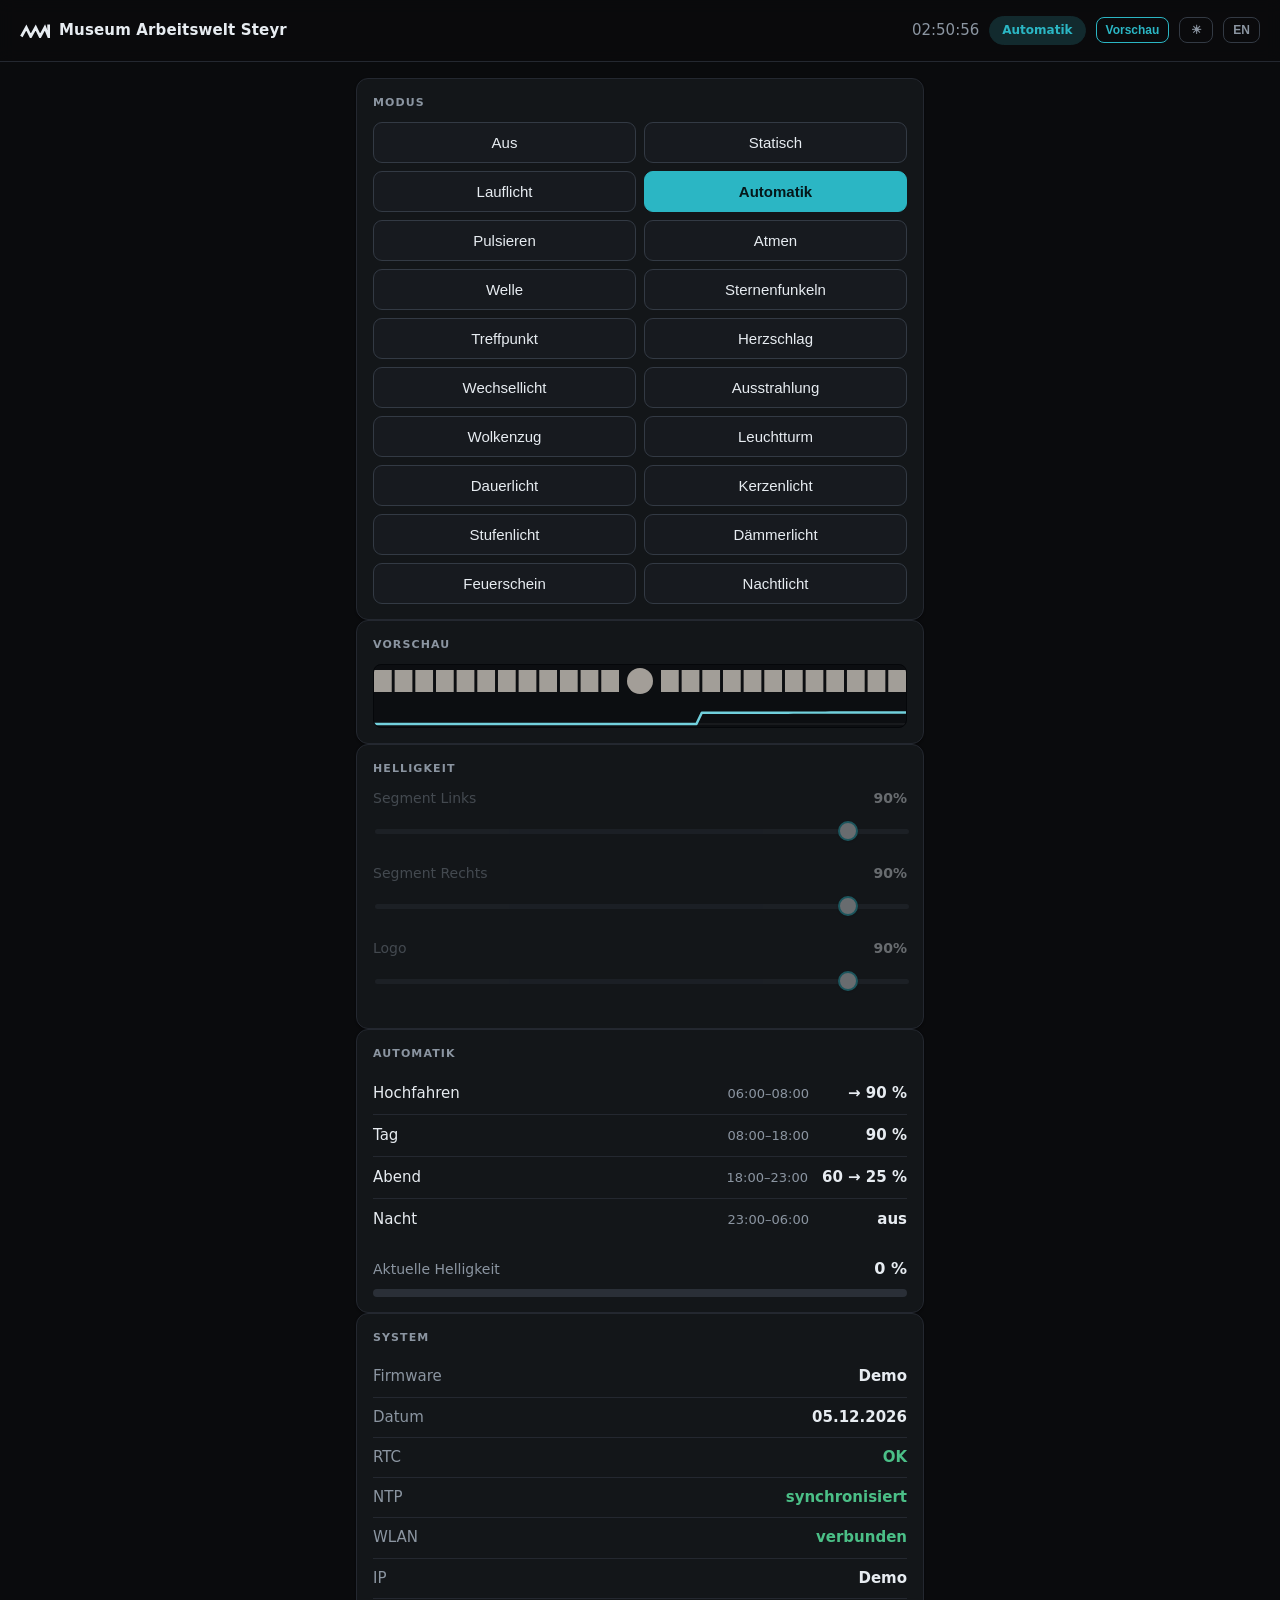
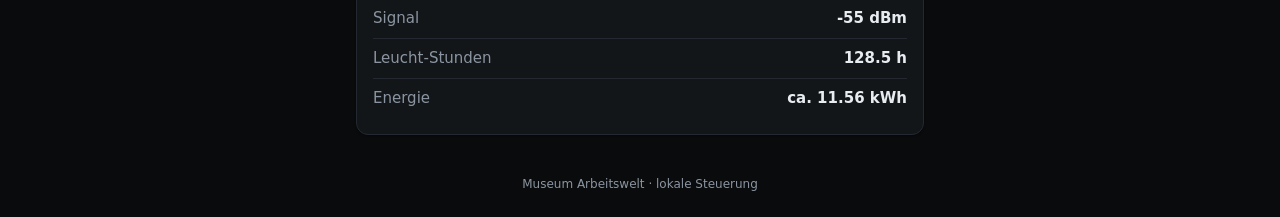
<file: src/web_page_demo.html>
<!-- AUTOMATISCH ERZEUGT aus src/web_page.h durch tools/build-demo.js. Nicht von Hand editieren - Aenderungen in web_page.h vornehmen und "node tools/build-demo.js" erneut ausfuehren. -->
<!DOCTYPE html>
<html lang="de">

<head>

<meta charset="UTF-8">
<meta name="viewport"
      content="width=device-width, initial-scale=1, viewport-fit=cover">

<title>LED-Fassade</title>



<meta name="theme-color" content="#0a0b0d">
<meta name="mobile-web-app-capable" content="yes">
<meta name="apple-mobile-web-app-capable" content="yes">
<meta name="apple-mobile-web-app-status-bar-style"
      content="black-translucent">
<meta name="apple-mobile-web-app-title" content="Fassade">




<link rel="stylesheet" href="style.css">

</head>

<body>

<script>
(function()
{
    let state = {
        mode: 3,
        left: 90, right: 90, logo: 90, global: 80,
        autoBrightness: 0,
        rtc: true, ntp: true,
        ip: 'Demo', rssi: -55, wifi: true, ap: false,
        ssid: 'Demo (ohne ESP32)', firmware: 'Demo',
        onHours: 128.5, upHours: 140.2, kWh: 128.5 * 90 / 1000,
        sched: { tMorning: 6, tDay: 8, tEvening: 18, tNight: 23,
                 bMorning: 90, bDay: 90, bEveStart: 60, bEveEnd: 25 }
    };

    let overrideActive = false;
    let overrideWindow = -1;

    // Begrenzt einen Wert auf den Bereich lo..hi.
    function clamp(value, lo, hi)
    {
        value = parseInt(value);
        if(isNaN(value)) return lo;
        if(value < lo) return lo;
        if(value > hi) return hi;
        return value;
    }

    // Minuten seit Mitternacht (aktuelle Uhrzeit).
    function nowMinutes()
    {
        let d = new Date();
        return d.getHours() * 60 + d.getMinutes();
    }

    // Aktuelles Zeitfenster: 0 = Nacht, 1 = Morgen, 2 = Tag, 3 = Abend.
    function currentWindow()
    {
        let t = nowMinutes();
        let s = state.sched;
        if(t >= s.tNight * 60 || t < s.tMorning * 60) return 0;
        if(t < s.tDay * 60) return 1;
        if(t < s.tEvening * 60) return 2;
        return 3;
    }

    // Automatik-Helligkeit fuer die aktuelle Uhrzeit.
    function autoBrightness()
    {
        let t = nowMinutes();
        let s = state.sched;

        if(t >= s.tNight * 60 || t < s.tMorning * 60) return 0;

        if(t < s.tDay * 60)
        {
            let p = (t - s.tMorning * 60) / (s.tDay * 60 - s.tMorning * 60);
            return Math.round(clamp01(p) * s.bMorning);
        }

        if(t < s.tEvening * 60) return s.bDay;

        let q = (t - s.tEvening * 60) / (s.tNight * 60 - s.tEvening * 60);
        return Math.round(s.bEveStart + (s.bEveEnd - s.bEveStart) * clamp01(q));
    }

    // Begrenzt einen Wert auf 0..1.
    function clamp01(p)
    {
        if(p < 0) return 0;
        if(p > 1) return 1;
        return p;
    }

    // Zweistellige Zahl (z. B. 7 -> "07").
    function two(n)
    {
        return String(n).padStart(2, '0');
    }

    // Baut die Statusmeldung als JSON (wie der echte Controller).
    function buildStatus()
    {
        let d = new Date();
        state.autoBrightness = autoBrightness();
        state.time = two(d.getHours()) + ':' + two(d.getMinutes()) + ':' + two(d.getSeconds());
        state.date = two(d.getDate()) + '.' + two(d.getMonth() + 1) + '.' + d.getFullYear();
        return JSON.stringify(state);
    }

    // Ein manueller Eingriff waehrend der Automatik schaltet auf Statisch.
    function enterOverride()
    {
        if(state.mode === 3)
        {
            state.mode = 1;
            overrideActive = true;
            overrideWindow = currentWindow();
        }
    }

    // Verarbeitet einen Befehl der App (wie onWebSocketEvent in der Firmware).
    function handle(msg)
    {
        let doc;
        try { doc = JSON.parse(msg); } catch(e) { return; }

        if(typeof doc.mode === 'number' && doc.mode >= 0 && doc.mode <= 19)
        {
            state.mode = doc.mode;
            // Bei jedem Wechsel (ausser Automatik) starten die Regler bei 90 %.
            if(doc.mode !== 3)
            {
                state.left = 90; state.right = 90; state.logo = 90;
            }
            if(doc.mode === 3)
            {
                overrideActive = false;
            }
            else
            {
                overrideActive = true;
                overrideWindow = currentWindow();
            }
        }

        if(doc.left !== undefined)  { state.left  = clamp(doc.left, 0, 100);  enterOverride(); }
        if(doc.right !== undefined) { state.right = clamp(doc.right, 0, 100); enterOverride(); }
        if(doc.logo !== undefined)  { state.logo  = clamp(doc.logo, 0, 100);  enterOverride(); }
        // Effekt-Helligkeit (global) ist fest im Code (config.h) - nicht annehmen.

        // Automatik-Zeitprofil ist fest im Code (config.h) - wird nicht angenommen.
    }

    // Ersatz fuer WebSocket: verbindet sofort und schickt jede Sekunde den Status.
    class FakeWebSocket
    {
        constructor()
        {
            let self = this;
            this.readyState = 0;
            this.timer = null;

            setTimeout(function()
            {
                self.readyState = 1;
                if(self.onopen) self.onopen();
                if(self.onmessage) self.onmessage({ data: buildStatus() });
            }, 50);

            this.timer = setInterval(function()
            {
                if(self.readyState !== 1 || !self.onmessage) return;

                // Automatik-Rueckkehr beim naechsten Zeitfensterwechsel.
                if(overrideActive && state.mode !== 3)
                {
                    let w = currentWindow();
                    if(w >= 0 && overrideWindow >= 0 && w !== overrideWindow)
                    {
                        state.mode = 3;
                        overrideActive = false;
                    }
                }
                self.onmessage({ data: buildStatus() });
            }, 1000);
        }

        send(msg)
        {
            handle(msg);
            if(this.onmessage) this.onmessage({ data: buildStatus() });
        }

        close()
        {
            this.readyState = 3;
            clearInterval(this.timer);
        }
    }

    FakeWebSocket.CONNECTING = 0;
    FakeWebSocket.OPEN = 1;
    FakeWebSocket.CLOSING = 2;
    FakeWebSocket.CLOSED = 3;

    window.WebSocket = FakeWebSocket;
})();
</script>


<header class="top">
  <div class="brand">
    <svg class="brandmark" viewBox="36 142 436 214" aria-hidden="true">
      <polyline points="56,336 128,206 192,336 264,206 328,336 398,206 452,336 452,162"
                fill="none" stroke="currentColor" stroke-width="40"
                stroke-linejoin="miter" stroke-miterlimit="10" stroke-linecap="butt"/>
    </svg>
    <strong>Museum Arbeitswelt Steyr</strong>
  </div>
  <div class="hstat">
    <span id="clock">--:--:--</span>
    <span id="modeBadge" class="badge">&ndash;</span>
    <button id="navBtn" class="hbtn" onclick="toggleView()" title="Vorschau / Preview">Vorschau</button>
    <button id="themeBtn" class="hbtn" onclick="toggleTheme()" title="Hell / Dunkel">&#9788;</button>
    <button id="langBtn" class="hbtn" onclick="toggleLang()" title="Sprache / Language">EN</button>
  </div>
</header>

<main>

<div id="viewControl">

<section class="card" id="installCard" style="display:none">
  <h2 data-i18n="install.title">Als App installieren</h2>
  <p class="hint" id="installHint" style="margin-top:0"></p>
  <button class="primary" id="installBtn" onclick="installApp()"
          style="margin-top:12px" data-i18n="install.button">Installieren</button>
</section>

<section class="card" id="modeCard">
  <h2 data-i18n="modus">Modus</h2>
  <div class="modes">
    <button class="mode" data-mode="0" onclick="sendMode(0)">Aus</button>
    <button class="mode" data-mode="1" onclick="sendMode(1)">Statisch</button>
    <button class="mode" data-mode="2" onclick="sendMode(2)">Lauflicht</button>
    <button class="mode" data-mode="3" onclick="sendMode(3)">Automatik</button>
    <button class="mode" data-mode="4" onclick="sendMode(4)">Pulsieren</button>
    <button class="mode" data-mode="5" onclick="sendMode(5)">Atmen</button>
    <button class="mode" data-mode="10" onclick="sendMode(10)">Welle</button>
    <button class="mode" data-mode="13" onclick="sendMode(13)">Sternenfunkeln</button>
    <button class="mode" data-mode="14" onclick="sendMode(14)">Treffpunkt</button>
    <button class="mode" data-mode="15" onclick="sendMode(15)">Herzschlag</button>
    <button class="mode" data-mode="16" onclick="sendMode(16)">Wechsellicht</button>
    <button class="mode" data-mode="17" onclick="sendMode(17)">Ausstrahlung</button>
    <button class="mode" data-mode="18" onclick="sendMode(18)">Wolkenzug</button>
    <button class="mode" data-mode="19" onclick="sendMode(19)">Leuchtturm</button>
    <button class="mode" data-mode="6" onclick="sendMode(6)">Dauerlicht</button>
    <button class="mode" data-mode="7" onclick="sendMode(7)">Kerzenlicht</button>
    <button class="mode" data-mode="8" onclick="sendMode(8)">Stufenlicht</button>
    <button class="mode" data-mode="9" onclick="sendMode(9)">Dämmerlicht</button>
    <button class="mode" data-mode="11" onclick="sendMode(11)">Feuerschein</button>
    <button class="mode" data-mode="12" onclick="sendMode(12)">Nachtlicht</button>
  </div>
</section>

<section class="card" id="previewCard">
  <h2 data-i18n="preview">Vorschau</h2>
  <canvas id="pvInline" class="pvinline"></canvas>
</section>

<section class="card">
  <h2 data-i18n="brightness">Helligkeit</h2>
  <div class="slider">
    <label><span data-i18n="seg.left">Segment Links</span> <span class="val"><span id="leftValue">90</span>%</span></label>
    <input id="leftSlider" type="range" min="0" max="100" value="90">
  </div>
  <div class="slider">
    <label><span data-i18n="seg.right">Segment Rechts</span> <span class="val"><span id="rightValue">90</span>%</span></label>
    <input id="rightSlider" type="range" min="0" max="100" value="90">
  </div>
  <div class="slider">
    <label><span data-i18n="seg.logo">Logo</span> <span class="val"><span id="logoValue">90</span>%</span></label>
    <input id="logoSlider" type="range" min="0" max="100" value="90">
  </div>
</section>

<section class="card" id="autoCard" style="display:none">
  <h2 data-i18n="auto">Automatik</h2>
  <div id="autoPhases" class="phases"></div>
  <div class="autonow">
    <div class="autonow-top">
      <span data-i18n="autoNow">Aktuelle Helligkeit</span>
      <span class="autonow-val"><span id="autoNowVal">&ndash;</span> %</span>
    </div>
    <div class="meter"><div class="meter-fill" id="autoMeter"></div></div>
  </div>
</section>

<section class="card">
  <h2 data-i18n="system">System</h2>
  <div id="systemStatus" class="sys"></div>
</section>

</div><!-- /viewControl -->

<div id="viewPreview" style="display:none">
  <div class="pvhead">
    <h2 id="pvTitle">Modus-Vorschau</h2>
    <p id="pvIntro" class="pvintro"></p>
  </div>
  <div id="pvSections"></div>
</div>

</main>

<footer>Museum Arbeitswelt &middot; <span data-i18n="footer">lokale Steuerung</span></footer>

<script>

let socket = null;
let reconnectTimer = null;

// Sprache (Deutsch/Englisch) und Design (hell/dunkel).

// Modus-Namen je Sprache.
const MODE_LABEL = {
  de:{0:"Aus",1:"Statisch",2:"Lauflicht",3:"Automatik",4:"Pulsieren",5:"Atmen",
      6:"Dauerlicht",7:"Kerzenlicht",8:"Stufenlicht",9:"Dämmerlicht",10:"Welle",
      11:"Feuerschein",12:"Nachtlicht",13:"Sternenfunkeln",14:"Treffpunkt",
      15:"Herzschlag",16:"Wechsellicht",17:"Ausstrahlung",18:"Wolkenzug",
      19:"Leuchtturm"},
  en:{0:"Off",1:"Static",2:"Running light",3:"Automatic",4:"Pulse",5:"Breathe",
      6:"Steady",7:"Candle",8:"Steps",9:"Dusk",10:"Wave",
      11:"Fire",12:"Night light",13:"Starlight",14:"Meeting",
      15:"Heartbeat",16:"Alternating",17:"Radiate",18:"Clouds",
      19:"Lighthouse"}
};

// Alle uebrigen Texte je Sprache.
const T = {
  de:{
    "install.title":"Als App installieren",
    "install.button":"Installieren",
    "install.hintDefault":"Diese Seite als App auf dem Startbildschirm ablegen – sie öffnet dann randlos wie eine gewohnte App.",
    "install.hintIOS":"Zum Installieren in Safari auf <b>Teilen</b> tippen und <b>„Zum Home-Bildschirm“</b> wählen.",
    "install.hintManual":"Als App ablegen: am Handy im Browser-Menü <b>„Zum Startbildschirm hinzufügen“</b>, am PC das <b>Installieren-Symbol in der Adressleiste</b> nutzen.",
    "modus":"Modus","preview":"Vorschau","brightness":"Helligkeit",
    "auto":"Automatik","autoNow":"Aktuelle Helligkeit","system":"System",
    "footer":"lokale Steuerung",
    "seg.left":"Segment Links","seg.right":"Segment Rechts","seg.logo":"Logo",
    "phase.morning":"Hochfahren","phase.day":"Tag","phase.evening":"Abend",
    "phase.night":"Nacht","phase.off":"aus",
    "sys.firmware":"Firmware","sys.time":"Uhrzeit","sys.date":"Datum","sys.rtc":"RTC",
    "sys.ntp":"NTP","sys.wifi":"WLAN","sys.ip":"IP","sys.signal":"Signal",
    "sys.hours":"Leucht-Stunden","sys.energy":"Energie",
    "val.ok":"OK","val.rtcMissing":"nicht verfügbar","val.ntpSynced":"synchronisiert",
    "val.ntpNot":"nicht synchron.","val.connected":"verbunden","val.setupAp":"Setup-AP",
    "val.disconnected":"getrennt","val.noData":"Keine Daten"
  },
  en:{
    "install.title":"Install as app",
    "install.button":"Install",
    "install.hintDefault":"Add this page to your home screen – it then opens full-screen like a normal app.",
    "install.hintIOS":"To install, tap <b>Share</b> in Safari and choose <b>“Add to Home Screen”</b>.",
    "install.hintManual":"Add as an app: on a phone use <b>“Add to Home screen”</b> in the browser menu, on a PC use the <b>install icon in the address bar</b>.",
    "modus":"Mode","preview":"Preview","brightness":"Brightness",
    "auto":"Automatic","autoNow":"Current brightness","system":"System",
    "footer":"local control",
    "seg.left":"Segment left","seg.right":"Segment right","seg.logo":"Logo",
    "phase.morning":"Ramp-up","phase.day":"Day","phase.evening":"Evening",
    "phase.night":"Night","phase.off":"off",
    "sys.firmware":"Firmware","sys.time":"Time","sys.date":"Date","sys.rtc":"RTC",
    "sys.ntp":"NTP","sys.wifi":"WiFi","sys.ip":"IP","sys.signal":"Signal",
    "sys.hours":"Lit hours","sys.energy":"Energy",
    "val.ok":"OK","val.rtcMissing":"not available","val.ntpSynced":"synced",
    "val.ntpNot":"not synced","val.connected":"connected","val.setupAp":"Setup AP",
    "val.disconnected":"disconnected","val.noData":"No data"
  }
};

let lang = "de";        // aktuelle Sprache
let theme = "dark";     // aktuelles Design
let lastData = null;    // zuletzt empfangener Status (zum Neu-Uebersetzen)
let installMode = "";   // "", "prompt", "ios" oder "manual"

// Uebersetzt einen Textschluessel in die aktuelle Sprache.
function t(key)
{
    if(T[lang] && T[lang][key]) return T[lang][key];
    return key;
}

// Setzt alle statischen Texte, die Modus-Kacheln und die dynamischen Anzeigen
// in der aktuellen Sprache.
function applyLanguage()
{
    document.documentElement.setAttribute("lang", lang);

    let nodes = document.querySelectorAll("[data-i18n]");
    for(let i = 0; i < nodes.length; i++)
    {
        nodes[i].textContent = t(nodes[i].getAttribute("data-i18n"));
    }

    let placeholders = document.querySelectorAll("[data-i18n-ph]");
    for(let i = 0; i < placeholders.length; i++)
    {
        placeholders[i].setAttribute("placeholder", t(placeholders[i].getAttribute("data-i18n-ph")));
    }

    let modeButtons = document.querySelectorAll(".mode");
    for(let i = 0; i < modeButtons.length; i++)
    {
        let m = parseInt(modeButtons[i].dataset.mode);
        modeButtons[i].textContent = MODE_LABEL[lang][m];
    }

    // Knopf zeigt die jeweils andere Sprache an.
    document.getElementById("langBtn").textContent = (lang === "de") ? "EN" : "DE";

    // Zweite Ansicht (Modus-Vorschau) mit umschalten.
    updateNavButton();
    if(pvBuilt) updatePreviewTexts();

    updateInstallHint();
    renderAutoPhases();

    if(lastData)
    {
        updateUI(lastData);
    }
}

// Wechselt zwischen Deutsch und Englisch.
function toggleLang()
{
    lang = (lang === "de") ? "en" : "de";
    try { localStorage.setItem("lang", lang); } catch(e) {}
    applyLanguage();
}

// Setzt das Design (hell/dunkel) und passt Symbol und Statusleistenfarbe an.
function applyTheme()
{
    document.documentElement.setAttribute("data-theme", theme);

    let meta = document.querySelector('meta[name="theme-color"]');
    if(meta)
    {
        meta.setAttribute("content", (theme === "light") ? "#ffffff" : "#0a0b0d");
    }

    // Sonne im dunklen Modus (tippen -> hell), Mond im hellen Modus.
    document.getElementById("themeBtn").innerHTML = (theme === "light") ? "&#9790;" : "&#9728;";
}

// Wechselt zwischen hellem und dunklem Design.
function toggleTheme()
{
    theme = (theme === "dark") ? "light" : "dark";
    try { localStorage.setItem("theme", theme); } catch(e) {}
    applyTheme();
}

// Liest gespeicherte Sprache/Design und wendet beides an.
function initPrefs()
{
    try
    {
        let savedTheme = localStorage.getItem("theme");
        if(savedTheme === "light" || savedTheme === "dark") theme = savedTheme;
        let savedLang = localStorage.getItem("lang");
        if(savedLang === "de" || savedLang === "en") lang = savedLang;
    }
    catch(e) {}

    applyTheme();
    applyLanguage();
}

function connect()
{
    if(socket &&
       (socket.readyState === WebSocket.OPEN ||
        socket.readyState === WebSocket.CONNECTING))
    {
        return;
    }

    socket = new WebSocket(
        "ws://" + window.location.hostname + "/ws"
    );

    socket.onopen = function()
    {
        setConnected(true);
    };

    socket.onclose = function()
    {
        setConnected(false);
        reconnectTimer = setTimeout(connect, 2000);
    };

    socket.onerror = function()
    {
        setConnected(false);
    };

    socket.onmessage = function(event)
    {
        try
        {
            updateUI(JSON.parse(event.data));
        }
        catch(error)
        {
            console.log(error);
        }
    };
}

function setConnected(ok)
{
    // Der Verbindungspunkt wurde entfernt; Funktion bleibt als No-Op bestehen.
    void ok;
}

function send(data)
{
    if(!socket || socket.readyState !== WebSocket.OPEN)
    {
        return;
    }

    socket.send(JSON.stringify(data));
}

function sendMode(mode)
{
    send({ mode: mode });
}

function setBrightness(type, value)
{
    value = parseInt(value);

    document.getElementById(type + "Value").innerText = value;

    const data = {};
    data[type] = value;

    send(data);
}

function updateUI(data)
{
    lastData = data;

    const buttons = document.querySelectorAll(".mode");
    for(let i = 0; i < buttons.length; i++)
    {
        const button = buttons[i];
        const buttonMode = parseInt(button.dataset.mode);
        if(buttonMode === data.mode)
        {
            button.classList.add("active");
        }
        else
        {
            button.classList.remove("active");
        }
    }

    if(data.mode !== undefined)
    {
        document.getElementById("modeBadge").innerText = MODE_LABEL[lang][data.mode] || "–";
        setInlineMode(data.mode);
    }
    document.getElementById("clock").innerText = data.time || "--:--:--";

    // Modus "Aus": deutlich sichtbar machen (Banner + rotes Badge).
    const isOff = (data.mode === 0);
    document.body.classList.toggle("isoff", isOff);
    document.getElementById("modeBadge").classList.toggle("off", isOff);

    updateSlider("left",   data.left);
    updateSlider("right",  data.right);
    updateSlider("logo",   data.logo);

    // Im Automatik-Modus (3) steuert die Uhrzeit die Helligkeit - die Regler
    // sind dann gesperrt. Die Automatik-Uebersicht wird nur in diesem Modus
    // eingeblendet.
    const autoActive = (data.mode === 3);
    setSlidersDisabled(autoActive);
    document.getElementById("autoCard").style.display = autoActive ? "" : "none";

    let sys = "";
    sys += kv(t("sys.firmware"), data.firmware || "-");
    sys += kv(t("sys.date"),     data.date || "--.--.----");

    if(data.rtc)
    {
        sys += kv(t("sys.rtc"), t("val.ok"), "ok");
    }
    else
    {
        sys += kv(t("sys.rtc"), t("val.rtcMissing"), "warn");
    }

    if(data.ntp)
    {
        sys += kv(t("sys.ntp"), t("val.ntpSynced"), "ok");
    }
    else
    {
        sys += kv(t("sys.ntp"), t("val.ntpNot"), "warn");
    }

    if(data.wifi)
    {
        sys += kv(t("sys.wifi"), t("val.connected"), "ok");
    }
    else if(data.ap)
    {
        sys += kv(t("sys.wifi"), t("val.setupAp"), "warn");
    }
    else
    {
        sys += kv(t("sys.wifi"), t("val.disconnected"), "warn");
    }

    sys += kv(t("sys.ip"), data.ip || "-");

    if(data.wifi && data.rssi !== undefined)
    {
        sys += kv(t("sys.signal"), data.rssi + " dBm");
    }

    if(data.onHours !== undefined)
    {
        sys += kv(t("sys.hours"), data.onHours.toFixed(1) + " h");
    }

    if(data.kWh !== undefined)
    {
        sys += kv(t("sys.energy"), "ca. " + data.kWh.toFixed(2) + " kWh");
    }

    document.getElementById("systemStatus").innerHTML = sys;

    if(data.sched)
    {
        // Das komplette Automatik-Profil (Uhrzeiten und Helligkeiten) ist fest
        // im Code (config.h) und wird nur angezeigt, nicht editiert.
        schedule = data.sched;
        renderAutoPhases();
    }

    // Aktuelle Automatik-Helligkeit als Zahl und Balken anzeigen.
    let autoValue = 0;
    if(data.autoBrightness !== undefined)
    {
        autoValue = data.autoBrightness;
    }
    document.getElementById("autoNowVal").innerText = autoValue;
    document.getElementById("autoMeter").style.width = autoValue + "%";
}

function kv(label, value, cls)
{
    let classAttr = "";
    if(cls)
    {
        classAttr = " class='" + cls + "'";
    }
    return "<div class='kv'><span>" + label + "</span><b" + classAttr + ">" + value + "</b></div>";
}

// Sperrt oder entsperrt alle Helligkeits-Regler (Segmente und Effekt).
function setSlidersDisabled(disabled)
{
    const ids = ["leftSlider", "rightSlider", "logoSlider"];
    for(let i = 0; i < ids.length; i++)
    {
        const slider = document.getElementById(ids[i]);
        if(!slider)
        {
            continue;
        }
        slider.disabled = disabled;
        slider.parentNode.classList.toggle("off", disabled);
    }
}

function updateSlider(type, value)
{
    if(value === undefined)
    {
        return;
    }

    const slider = document.getElementById(type + "Slider");
    const output = document.getElementById(type + "Value");

    if(slider)
    {
        slider.value = value;
    }
    if(output)
    {
        output.innerText = value;
    }
}

// Komplettes Automatik-Profil (Uhrzeiten + Helligkeiten). Steht fest in
// config.h und kommt nur ueber den Status - in der App reine Anzeige.
let schedule = {
    tMorning: 6, tDay: 8, tEvening: 18, tNight: 23,
    bMorning: 90, bDay: 90, bEveStart: 60, bEveEnd: 25
};

function two(n)
{
    return String(n).padStart(2, "0");
}

// Baut die schreibgeschuetzte Phasen-Uebersicht: Name, Zeitfenster, Helligkeit.
function renderAutoPhases()
{
    const s = schedule;
    const rows = [
        [t("phase.morning"), s.tMorning, s.tDay,     "&rarr; " + s.bMorning + " %"],
        [t("phase.day"),     s.tDay,     s.tEvening, s.bDay + " %"],
        [t("phase.evening"), s.tEvening, s.tNight,   s.bEveStart + " &rarr; " + s.bEveEnd + " %"],
        [t("phase.night"),   s.tNight,   s.tMorning, t("phase.off")]
    ];

    let html = "";
    for(let i = 0; i < rows.length; i++)
    {
        const r = rows[i];
        html +=
            "<div class='phase'>" +
                "<span class='ph-name'>" + r[0] + "</span>" +
                "<span class='ph-time'>" + two(r[1]) + ":00–" + two(r[2]) + ":00</span>" +
                "<span class='ph-val'>" + r[3] + "</span>" +
            "</div>";
    }

    document.getElementById("autoPhases").innerHTML = html;
}

const sliderTypes = ["left", "right", "logo"];
for(let i = 0; i < sliderTypes.length; i++)
{
    const type = sliderTypes[i];
    const slider = document.getElementById(type + "Slider");
    slider.addEventListener("input", function()
    {
        setBrightness(type, this.value);
    });
}

// PWA-Installation.
// Die App laesst sich auf Handy/Tablet/Desktop als eigenstaendige App ablegen.
// Android/Desktop-Browser liefern dafuer das Event "beforeinstallprompt", das
// wir aufheben und hinter dem Installieren-Button ausloesen. iOS/Safari kennt
// das Event nicht und braucht stattdessen einen manuellen Hinweis.

let deferredInstallPrompt = null;

function isStandalone()
{
    return window.matchMedia("(display-mode: standalone)").matches ||
           window.navigator.standalone === true;
}

function isIOS()
{
    return /iphone|ipad|ipod/i.test(navigator.userAgent);
}

// Setzt den Hinweistext der Installieren-Karte (je nach Sprache und Geraet).
function updateInstallHint()
{
    const hint = document.getElementById("installHint");
    if(!hint)
    {
        return;
    }
    if(installMode === "ios")         hint.innerHTML = t("install.hintIOS");
    else if(installMode === "manual") hint.innerHTML = t("install.hintManual");
    else                              hint.innerHTML = t("install.hintDefault");
}

// Zeigt die Installieren-Karte im passenden Modus:
//   "prompt" = Browser bietet echten Installieren-Knopf (Chrome/Edge/Android)
//   "ios"    = Safari, manueller Weg ueber "Teilen"
//   "manual" = alle anderen Browser, manueller Weg ueber das Browser-Menue
function showInstallCard(mode)
{
    if(isStandalone())
    {
        return;
    }
    const card = document.getElementById("installCard");
    if(!card)
    {
        return;
    }
    card.style.display = "";
    installMode = mode;

    // Der Knopf funktioniert nur mit echtem Prompt, sonst nur die Anleitung.
    document.getElementById("installBtn").style.display = (mode === "prompt") ? "" : "none";
    updateInstallHint();
}

function installApp()
{
    if(!deferredInstallPrompt)
    {
        return;
    }
    deferredInstallPrompt.prompt();
    deferredInstallPrompt.userChoice.then(function()
    {
        deferredInstallPrompt = null;
    });
}

window.addEventListener("beforeinstallprompt", function(event)
{
    event.preventDefault();
    deferredInstallPrompt = event;
    showInstallCard("prompt");
});

window.addEventListener("appinstalled", function()
{
    deferredInstallPrompt = null;
    const card = document.getElementById("installCard");
    if(card)
    {
        card.style.display = "none";
    }
});

// Falls der Browser keinen "beforeinstallprompt" liefert (Safari, Firefox oder
// Zugriff ueber einfaches HTTP), zeigen wir die Karte nach kurzer Wartezeit
// trotzdem - mit der passenden manuellen Anleitung. So erscheint sie ueberall.
window.addEventListener("load", function()
{
    setTimeout(function()
    {
        if(deferredInstallPrompt || isStandalone())
        {
            return;
        }
        showInstallCard(isIOS() ? "ios" : "manual");
    }, 1500);
});

window.addEventListener("load", initPrefs);
window.addEventListener("load", connect);

// ===========================================================================
//  Zweite Ansicht: Modus-Vorschau
//
//  Ueber den Navbar-Knopf erreichbar. Zeigt je Modus eine kleine animierte
//  "LED-Leiste" (raeumlich) plus eine Wellenform-Spur (Gesamthelligkeit ueber
//  die Zeit) - so bekommt jeder Modus einen eindeutigen Fingerabdruck. Reine
//  Anzeige, schaltet keine Modi. Die Navigation laeuft ueber den URL-Hash
//  (#vorschau), damit der Zurueck-Knopf des Browsers funktioniert.
// ===========================================================================

// Texte der zweiten Ansicht je Sprache.
const PV_TXT = {
  de:{ nav:"Vorschau", back:"‹ Steuerung",
       title:"Modus-Vorschau",
       intro:"Alle 20 Modi mit animierter Vorschau. Das Licht ist ausschließlich weiß – die Vorschau zeigt die Bewegung, nicht eine Farbe.",
       grund:"Grundmodi", effekt:"Effekte", stimmung:"Stimmungs-Modi",
       grundNote:"Der normale Betrieb.",
       effektNote:"Animierte Modi. Keine Nachtabschaltung.",
       stimmungNote:"Feste Lichtstimmungen. Abschaltung 23:00–06:00.",
       catGrund:"Grundmodus", catEffekt:"Effekt", catStimmung:"Stimmung" },
  en:{ nav:"Preview", back:"‹ Control",
       title:"Mode preview",
       intro:"All 20 modes with an animated preview. The light is white only – the preview shows the motion, not a colour.",
       grund:"Basic modes", effekt:"Effects", stimmung:"Mood modes",
       grundNote:"Normal operation.",
       effektNote:"Animated modes. No night switch-off.",
       stimmungNote:"Fixed light moods. Off between 23:00–06:00.",
       catGrund:"Basic", catEffekt:"Effect", catStimmung:"Mood" }
};

// Kurzbeschreibung je Modus (Nummer -> Text) je Sprache.
const PV_DESC = {
  de:{ 0:"Alle Bereiche aus.", 1:"Konstantes Weiß je Bereich.", 3:"Tageszeitabhängige Helligkeit.",
       2:"Ein Lichtschweif gleitet über die Segmente.", 4:"Ruhiges gemeinsames Auf- und Abschwellen.",
       5:"Sehr langsames Ein- und Ausatmen.", 10:"Eine Sinuswelle wandert über den Streifen.",
       13:"Grundglanz mit verglimmenden Funken.", 14:"Zwei Lichter treffen sich in der Mitte.",
       15:"Ruhiger Doppelschlag der Fassade.", 16:"Links und Rechts gegenläufig.",
       17:"Welle vom Zentrum nach außen.", 18:"Organische Helligkeit wie ziehende Wolken.",
       19:"Ein Lichtband wandert über die Linie.", 6:"Gleichmäßig, langsam atmend (hoch).",
       7:"Zwei langsam schimmernde Lichter.", 8:"Aufbau in acht Schritten.",
       9:"Sanfter, niedriger Abendglanz.", 11:"Warmes, turbulentes Lodern.", 12:"Ruhiger, niedriger Grundglanz." },
  en:{ 0:"All areas off.", 1:"Constant white per area.", 3:"Time-of-day brightness.",
       2:"A light tail glides across the segments.", 4:"Calm shared swelling up and down.",
       5:"Very slow breathing in and out.", 10:"A sine wave travels across the strip.",
       13:"Faint glow with fading sparkles.", 14:"Two lights meet in the middle.",
       15:"Calm double-beat of the facade.", 16:"Left and right in opposition.",
       17:"A wave from the centre outward.", 18:"Organic brightness like drifting clouds.",
       19:"A light band sweeps across the line.", 6:"Even, slowly breathing (high).",
       7:"Two slowly shimmering lights.", 8:"Builds up in eight steps.",
       9:"Soft, low evening glow.", 11:"Warm, turbulent flickering.", 12:"Calm, low base glow." }
};

// Reihenfolge und Gruppierung wie in modi.md.
const PV_MODES = [
  {mode:0,cat:"grund"},  {mode:1,cat:"grund"},  {mode:3,cat:"grund"},
  {mode:2,cat:"effekt"}, {mode:4,cat:"effekt"}, {mode:5,cat:"effekt"},  {mode:10,cat:"effekt"},
  {mode:13,cat:"effekt"},{mode:14,cat:"effekt"},{mode:15,cat:"effekt"}, {mode:16,cat:"effekt"},
  {mode:17,cat:"effekt"},{mode:18,cat:"effekt"},{mode:19,cat:"effekt"},
  {mode:6,cat:"stimmung"},{mode:7,cat:"stimmung"},{mode:8,cat:"stimmung"},
  {mode:9,cat:"stimmung"},{mode:11,cat:"stimmung"},{mode:12,cat:"stimmung"}
];

const PV_CELLS = 24;     // LED-Punkte je Vorschau-Leiste
const PV_HIST  = 100;    // Laenge der Wellenform-Spur (Samples ueber die Zeit)
let pvItems = [];        // je Karte: { mode, cat, canvas, ctx, spark[], hist[], nameEl, catEl, descEl }
let pvBuilt = false;
let pvVisible = false;
let pvLast = 0;
let pvResizeAt = 0;

// Baut die drei Abschnitte (Grundmodi, Effekte, Stimmungs-Modi) mit Karten.
function buildPreview()
{
    let host = document.getElementById("pvSections");

    let groups = [
        { cat:"grund",    title:"grund",    note:"grundNote" },
        { cat:"effekt",   title:"effekt",   note:"effektNote" },
        { cat:"stimmung", title:"stimmung", note:"stimmungNote" }
    ];

    for(let g = 0; g < groups.length; g++)
    {
        let sec = document.createElement("div");
        sec.className = "pvsec";

        let h3 = document.createElement("h3");
        h3.dataset.pv = groups[g].title;
        sec.appendChild(h3);

        let note = document.createElement("p");
        note.className = "pvnote";
        note.dataset.pv = groups[g].note;
        sec.appendChild(note);

        let grid = document.createElement("div");
        grid.className = "pvgrid";

        for(let k = 0; k < PV_MODES.length; k++)
        {
            if(PV_MODES[k].cat !== groups[g].cat) continue;
            grid.appendChild(buildPvCard(PV_MODES[k]));
        }

        sec.appendChild(grid);
        host.appendChild(sec);
    }

    updatePreviewTexts();
}

// Baut eine einzelne Vorschau-Karte (Leiste + Nummer, Name, Art, Text).
function buildPvCard(m)
{
    let card = document.createElement("div");
    card.className = "pvcard";

    let canvas = document.createElement("canvas");
    canvas.className = "pv";
    card.appendChild(canvas);

    let row = document.createElement("div");
    row.className = "pvrow";

    let num = document.createElement("span");
    num.className = "pvnum";
    num.textContent = m.mode;

    let name = document.createElement("span");
    name.className = "pvname";

    let cat = document.createElement("span");
    cat.className = "pvcat";

    row.appendChild(num);
    row.appendChild(name);
    row.appendChild(cat);
    card.appendChild(row);

    let desc = document.createElement("p");
    desc.className = "pvdesc";
    card.appendChild(desc);

    let spark = [];
    for(let x = 0; x < PV_CELLS; x++) spark.push(0);
    let hist = [];
    for(let x = 0; x < PV_HIST; x++) hist.push(0);

    pvItems.push({
        mode:m.mode, cat:m.cat, canvas:canvas, ctx:canvas.getContext("2d"),
        spark:spark, hist:hist, nameEl:name, catEl:cat, descEl:desc
    });

    return card;
}

// Setzt Titel/Notizen/Namen/Beschreibungen der Vorschau in der aktuellen Sprache.
function updatePreviewTexts()
{
    let x = PV_TXT[lang];

    let title = document.getElementById("pvTitle");
    let intro = document.getElementById("pvIntro");
    if(title) title.textContent = x.title;
    if(intro) intro.textContent = x.intro;

    let heads = document.querySelectorAll("[data-pv]");
    for(let i = 0; i < heads.length; i++)
    {
        heads[i].textContent = x[heads[i].dataset.pv];
    }

    let catName = { grund:x.catGrund, effekt:x.catEffekt, stimmung:x.catStimmung };
    for(let i = 0; i < pvItems.length; i++)
    {
        let it = pvItems[i];
        it.nameEl.textContent = MODE_LABEL[lang][it.mode];
        it.catEl.textContent = catName[it.cat];
        it.descEl.textContent = PV_DESC[lang][it.mode];
    }

    updateNavButton();
}

// Passt die Canvas-Aufloesung an die reale Anzeigegroesse an (scharfe Punkte).
function resizePreviews()
{
    let dpr = window.devicePixelRatio || 1;
    for(let i = 0; i < pvItems.length; i++)
    {
        let c = pvItems[i].canvas;
        let w = Math.round((c.clientWidth || 240) * dpr);
        let h = Math.round((c.clientHeight || 46) * dpr);
        if(w > 0 && (c.width !== w || c.height !== h))
        {
            c.width = w;
            c.height = h;
        }
    }
}

// Weiche Schwingung 0..1 mit der Periode periodMs.
function pvOsc(t, periodMs)
{
    return 0.5 - 0.5 * Math.cos(2 * Math.PI * ((t % periodMs) / periodMs));
}

// Weiches Rausch-Signal 0..1 (fuer Kerze/Feuer/Wolken - ohne echtes Perlin).
function pvNoise(x, t)
{
    let a = Math.sin(x * 1.7 + t * 0.0021);
    let b = Math.sin(x * 0.9 - t * 0.0013 + 2.0);
    return 0.5 + 0.5 * a * b;
}

// Dreiecks-"Schlag" 0..peak fuer den Herzschlag (0 ausserhalb der Breite).
function pvBump(t, center, width, peak)
{
    let d = Math.abs(t - center);
    if(d >= width) return 0;
    return peak * (1 - d / width);
}

// Berechnet die Helligkeit (0..1) je LED-Punkt fuer einen Modus zum Zeitpunkt t.
function pvValues(p, t)
{
    let N = PV_CELLS;
    let half = N / 2;
    let v = [];
    let i;
    for(i = 0; i < N; i++) v.push(0);

    switch(p.mode)
    {
        case 0:   // Aus
            break;

        case 1:   // Statisch - konstant hell, keine Bewegung
            for(i = 0; i < N; i++) v[i] = 0.90;
            break;

        case 3:   // Automatik - ruhiger, mittlerer Dauerwert
            for(i = 0; i < N; i++) v[i] = 0.60 + 0.06 * pvOsc(t, 14000);
            break;

        case 4:   // Pulsieren - deutlicher, zuegiger Puls der ganzen Flaeche
        {
            let lv = 0.35 + 0.65 * pvOsc(t, 1900);
            for(i = 0; i < N; i++) v[i] = lv;
            break;
        }

        case 5:   // Atmen - sehr langsames, weites Ein-/Ausatmen
        {
            let lv = 0.22 + 0.73 * pvOsc(t, 7000);
            for(i = 0; i < N; i++) v[i] = lv;
            break;
        }

        case 6:   // Dauerlicht - hoch, mit sichtbarem ruhigem Atmen
        {
            let lv = 0.70 + 0.20 * pvOsc(t, 8000);
            for(i = 0; i < N; i++) v[i] = lv;
            break;
        }

        case 9:   // Daemmerlicht - niedriger Abendglanz, langsam schwellend
        {
            let lv = 0.16 + 0.28 * pvOsc(t, 6000);
            for(i = 0; i < N; i++) v[i] = lv;
            break;
        }

        case 2:   // Lauflicht - heller Kopf mit ausklingendem Schweif
        {
            let pos = (t / 70) % N;
            for(i = 0; i < N; i++)
            {
                let d = (pos - i + N) % N;
                v[i] = Math.max(0.03, 1 - d * 0.22);
            }
            break;
        }

        case 14:  // Treffpunkt - zwei Koepfe laufen zur Mitte
        {
            let pos = (t / 85) % (half + 1);
            let lp = pos;
            let rp = (N - 1) - pos;
            for(i = 0; i < N; i++)
            {
                let d = Math.min(Math.abs(i - lp), Math.abs(i - rp));
                v[i] = Math.max(0.03, 1 - d * 0.30);
            }
            break;
        }

        case 10:  // Welle - mehrere raeumliche Wellen wandern
            for(i = 0; i < N; i++)
                v[i] = 0.12 + 0.88 * (0.5 + 0.5 * Math.sin(i * 0.85 - t / 170));
            break;

        case 17:  // Ausstrahlung - symmetrische Welle aus der Mitte nach aussen
        {
            let c = (N - 1) / 2;
            for(i = 0; i < N; i++)
            {
                let d = Math.abs(i - c);
                v[i] = 0.12 + 0.88 * (0.5 + 0.5 * Math.sin(d * 0.75 - t / 190));
            }
            break;
        }

        case 16:  // Wechsellicht - Links/Rechts stark gegenlaeufig
        {
            let a = 0.12 + 0.88 * pvOsc(t, 5000);
            let b = 0.12 + 0.88 * (1 - pvOsc(t, 5000));
            for(i = 0; i < N; i++) v[i] = (i < half) ? a : b;
            break;
        }

        case 7:   // Kerzenlicht - zwei Flammen (Haelften) schimmern als Bloecke
        {
            let flameL = 0.52 + 0.30 * pvNoise(3,  t * 0.9);
            let flameR = 0.52 + 0.30 * pvNoise(60, t * 0.9);
            for(i = 0; i < N; i++)
            {
                let base = (i < half) ? flameL : flameR;
                v[i] = base + 0.06 * pvNoise(i * 2.0, t * 1.6);
            }
            break;
        }

        case 11:  // Feuerschein - turbulentes Lodern mit einzelnen hellen Zungen
            for(i = 0; i < N; i++)
            {
                let turb  = pvNoise(i * 1.9 + 5, t * 2.6) * pvNoise(i * 0.8 + 12, t * 1.5);
                let flare = Math.pow(pvNoise(i * 3.1 + 20, t * 3.0), 3);
                v[i] = 0.40 + 0.45 * turb + 0.35 * flare;
            }
            break;

        case 12:  // Nachtlicht - gleichmaessiger, sehr niedriger Grundglanz
        {
            let lv = 0.10 + 0.06 * pvOsc(t, 11000);
            for(i = 0; i < N; i++) v[i] = lv;
            break;
        }

        case 18:  // Wolkenzug - grosse, weiche Helligkeitsinseln ziehen langsam
            for(i = 0; i < N; i++)
            {
                let n = 0.5 + 0.5 * Math.sin(i * 0.28 - t * 0.0009) * Math.sin(i * 0.10 + t * 0.0004 + 1.3);
                v[i] = 0.18 + 0.82 * n;
            }
            break;

        case 8:   // Stufenlicht - Aufbau in acht Schritten von aussen nach innen
        {
            let cycle = 7000;
            let ph = (t % cycle) / cycle;
            let steps = Math.min(8, Math.floor(ph * 9));
            let lit = Math.round(steps / 8 * half);
            for(i = 0; i < N; i++)
            {
                let fromOuter = (i < half) ? i : (N - 1 - i);
                v[i] = (fromOuter < lit) ? 0.92 : 0.06;
            }
            break;
        }

        case 15:  // Herzschlag - kraeftiger Doppelschlag auf niedrigem Grund
        {
            let tt = t % 2000;
            let b1 = pvBump(tt, 110, 150, 1.0);
            let b2 = pvBump(tt, 380, 190, 0.8);
            let lv = Math.max(0.14, Math.max(b1, b2));
            for(i = 0; i < N; i++) v[i] = lv;
            break;
        }

        case 19:  // Leuchtturm - ein helles Band wandert ueber niedrigem Grund
        {
            let period = 3800;
            let pos = ((t % period) / period) * N;
            let width = 3.2;
            let floor = 0.14;
            for(i = 0; i < N; i++)
            {
                let d = Math.abs(i - pos);
                let lv = floor;
                if(d < width) lv = floor + (1 - floor) * (width - d) / width;
                v[i] = lv;
            }
            break;
        }

        case 13:  // Sternenfunkeln - dunkler Grund mit hellen, verglimmenden Funken
        {
            for(i = 0; i < N; i++)
            {
                p.spark[i] *= 0.86;
                if(p.spark[i] < 0.10) p.spark[i] = 0.10;
                v[i] = p.spark[i];
            }
            if(Math.random() < 0.22) p.spark[Math.floor(Math.random() * N)] = 1.0;
            break;
        }

        default:
            for(i = 0; i < N; i++) v[i] = 0.6;
            break;
    }

    return v;
}

// Zeichnet oben die raeumliche LED-Leiste, unten die Wellenform-Spur.
function pvDraw(p, vals)
{
    let ctx = p.ctx;
    let w = p.canvas.width;
    let h = p.canvas.height;
    let N = vals.length;

    ctx.clearRect(0, 0, w, h);

    let stripH   = Math.round(h * 0.55);
    let traceTop = Math.round(h * 0.64);
    let traceH   = h - traceTop - Math.round(h * 0.06);
    let baseY    = traceTop + traceH;

    // LED-Leiste (raeumlich)
    let gap = Math.max(1, w * 0.006);
    let cw = (w - (N - 1) * gap) / N;
    let pad = Math.round(stripH * 0.12);

    for(let i = 0; i < N; i++)
    {
        let val = vals[i];
        if(val < 0) val = 0;
        if(val > 1) val = 1;

        let x = i * (cw + gap);

        ctx.fillStyle = "rgba(255,245,230,0.05)";
        ctx.fillRect(x, pad, cw, stripH - 2 * pad);

        if(val > 0.02)
        {
            ctx.fillStyle = "rgba(255,247,235," + (0.12 + 0.88 * val) + ")";
            ctx.fillRect(x, pad, cw, stripH - 2 * pad);
        }
    }

    // Wellenform-Spur (Gesamthelligkeit ueber die Zeit)
    let hist = p.hist;
    let L = hist.length;

    ctx.strokeStyle = "rgba(255,255,255,0.10)";
    ctx.lineWidth = Math.max(1, h * 0.018);
    ctx.beginPath();
    ctx.moveTo(0, baseY);
    ctx.lineTo(w, baseY);
    ctx.stroke();

    ctx.strokeStyle = "rgba(120,220,232,0.95)";
    ctx.lineWidth = Math.max(1.5, h * 0.05);
    ctx.lineJoin = "round";
    ctx.lineCap = "round";
    ctx.beginPath();
    for(let i = 0; i < L; i++)
    {
        let x = (L > 1) ? (i / (L - 1)) * w : 0;
        let val = hist[i];
        if(val < 0) val = 0;
        if(val > 1) val = 1;
        let y = baseY - val * traceH;
        if(i === 0) ctx.moveTo(x, y);
        else ctx.lineTo(x, y);
    }
    ctx.stroke();
}

// Inline-Vorschau des AKTUELLEN Modus (Karte "Vorschau" in der Steuerung):
// zeigt Segment Links | Logo | Segment Rechts als Live-Streifen plus die
// Wellenform-Spur - so ist auch dort jeder Modus eindeutig erkennbar.
let inlinePv = null;

// Legt die Inline-Vorschau auf dem Canvas #pvInline an.
function buildInlinePreview()
{
    let canvas = document.getElementById("pvInline");
    if(!canvas) return;

    let spark = [];
    for(let k = 0; k < PV_CELLS; k++) spark.push(0);
    let hist = [];
    for(let k = 0; k < PV_HIST; k++) hist.push(0);

    inlinePv = { mode:3, canvas:canvas, ctx:canvas.getContext("2d"), spark:spark, hist:hist };
    resizeInline();
}

// Liest die aktuellen Regler-Werte (0..1) fuer die Inline-Vorschau. So geht die
// Lichtstaerke im Vorschau-Streifen mit, wenn man die Regler bewegt.
function inlineScales()
{
    function val(id)
    {
        let el = document.getElementById(id);
        let n = el ? parseInt(el.value) : 100;
        if(isNaN(n)) n = 100;
        if(n < 0) n = 0;
        if(n > 100) n = 100;
        return n / 100;
    }
    return { left: val("leftSlider"), right: val("rightSlider"), logo: val("logoSlider") };
}

// Setzt den Modus der Inline-Vorschau (bei Wechsel Spur/Funken zuruecksetzen).
function setInlineMode(m)
{
    if(!inlinePv || m === undefined || inlinePv.mode === m) return;
    inlinePv.mode = m;
    for(let i = 0; i < inlinePv.spark.length; i++) inlinePv.spark[i] = 0;
    inlinePv.hist = [];
    for(let i = 0; i < PV_HIST; i++) inlinePv.hist.push(0);
}

// Canvas-Aufloesung der Inline-Vorschau an die Anzeigegroesse anpassen.
function resizeInline()
{
    if(!inlinePv) return;
    let dpr = window.devicePixelRatio || 1;
    let c = inlinePv.canvas;
    let w = Math.round((c.clientWidth || 300) * dpr);
    let h = Math.round((c.clientHeight || 64) * dpr);
    if(w > 0 && (c.width !== w || c.height !== h))
    {
        c.width = w;
        c.height = h;
    }
}

// Zeichnet die Inline-Vorschau: zwei Segmente, Logo-Punkt in der Mitte, Spur.
// vals sind bereits mit den Reglern skaliert; logoVal ist die Logo-Helligkeit.
function pvDrawInline(p, vals, logoVal)
{
    let ctx = p.ctx;
    let w = p.canvas.width;
    let h = p.canvas.height;
    let N = vals.length;
    let half = Math.floor(N / 2);

    ctx.clearRect(0, 0, w, h);

    let stripH   = Math.round(h * 0.52);
    let traceTop = Math.round(h * 0.62);
    let traceH   = h - traceTop - Math.round(h * 0.05);
    let baseY    = traceTop + traceH;

    // Platz fuer den Logo-Punkt in der Mitte.
    let dotR   = Math.round(stripH * 0.40);
    let dotCx  = w / 2;
    let dotCy  = Math.round(stripH / 2);
    let dotGap = dotR * 2 + Math.round(w * 0.03);
    let segW   = (w - dotGap) / 2;

    let pad = Math.round(stripH * 0.16);
    let gap = Math.max(1, segW * 0.012);
    let cw  = (segW - (half - 1) * gap) / half;

    function cell(x, val)
    {
        if(val < 0) val = 0;
        if(val > 1) val = 1;
        ctx.fillStyle = "rgba(255,245,230,0.05)";
        ctx.fillRect(x, pad, cw, stripH - 2 * pad);
        if(val > 0.02)
        {
            ctx.fillStyle = "rgba(255,247,235," + (0.12 + 0.88 * val) + ")";
            ctx.fillRect(x, pad, cw, stripH - 2 * pad);
        }
    }

    // linkes Segment (Zellen 0..half-1)
    for(let i = 0; i < half; i++) cell(i * (cw + gap), vals[i]);
    // rechtes Segment (Zellen half..N-1)
    let rx = segW + dotGap;
    for(let i = 0; i < half; i++) cell(rx + i * (cw + gap), vals[half + i]);

    // Logo-Punkt = mit dem Logo-Regler skalierte Helligkeit.
    let lv = logoVal;
    if(lv < 0) lv = 0;
    if(lv > 1) lv = 1;

    ctx.beginPath();
    ctx.arc(dotCx, dotCy, dotR, 0, 2 * Math.PI);
    ctx.fillStyle = "rgba(255,245,230,0.06)";
    ctx.fill();
    if(lv > 0.02)
    {
        ctx.beginPath();
        ctx.arc(dotCx, dotCy, dotR, 0, 2 * Math.PI);
        ctx.fillStyle = "rgba(255,247,235," + (0.12 + 0.88 * lv) + ")";
        ctx.fill();
    }

    // Wellenform-Spur (Gesamthelligkeit ueber die Zeit)
    let hist = p.hist;
    let L = hist.length;

    ctx.strokeStyle = "rgba(255,255,255,0.10)";
    ctx.lineWidth = Math.max(1, h * 0.014);
    ctx.beginPath();
    ctx.moveTo(0, baseY);
    ctx.lineTo(w, baseY);
    ctx.stroke();

    ctx.strokeStyle = "rgba(120,220,232,0.95)";
    ctx.lineWidth = Math.max(1.5, h * 0.04);
    ctx.lineJoin = "round";
    ctx.lineCap = "round";
    ctx.beginPath();
    for(let i = 0; i < L; i++)
    {
        let x = (L > 1) ? (i / (L - 1)) * w : 0;
        let val = hist[i];
        if(val < 0) val = 0;
        if(val > 1) val = 1;
        let y = baseY - val * traceH;
        if(i === 0) ctx.moveTo(x, y);
        else ctx.lineTo(x, y);
    }
    ctx.stroke();
}

// Eine Animationsschleife fuer alle Vorschauen (~30 fps, pausiert im Hintergrund):
// auf der zweiten Seite die 20 Kacheln, sonst die Inline-Vorschau der Steuerung.
function pvFrame(now)
{
    requestAnimationFrame(pvFrame);

    if(document.hidden) return;
    if(now - pvLast < 33) return;
    pvLast = now;

    if(now - pvResizeAt > 500)
    {
        pvResizeAt = now;
        if(pvVisible) resizePreviews();
        else resizeInline();
    }

    if(pvVisible)
    {
        // Zweite Seite: alle 20 Kacheln.
        for(let i = 0; i < pvItems.length; i++)
        {
            let p = pvItems[i];
            let vals = pvValues(p, now);

            let sum = 0;
            for(let k = 0; k < vals.length; k++) sum += vals[k];
            p.hist.push(sum / vals.length);
            if(p.hist.length > PV_HIST) p.hist.shift();

            pvDraw(p, vals);
        }
    }
    else if(inlinePv)
    {
        // Steuerung: Inline-Vorschau des aktuellen Modus, mit den Reglern skaliert.
        let p = inlinePv;
        let vals = pvValues(p, now);
        let sc = inlineScales();
        let half = Math.floor(vals.length / 2);

        // Muster je Segment mit dem passenden Regler (Links/Rechts) skalieren.
        let patternSum = 0;
        for(let k = 0; k < vals.length; k++)
        {
            patternSum += vals[k];
            vals[k] = vals[k] * (k < half ? sc.left : sc.right);
        }

        // Logo folgt dem Logo-Regler (Grundhelligkeit = Muster-Durchschnitt).
        let logoVal = (patternSum / vals.length) * sc.logo;

        // Spur = tatsaechliche (skalierte) Gesamthelligkeit der Segmente.
        let sum = 0;
        for(let k = 0; k < vals.length; k++) sum += vals[k];
        p.hist.push(sum / vals.length);
        if(p.hist.length > PV_HIST) p.hist.shift();

        pvDrawInline(p, vals, logoVal);
    }
}

// Aktualisiert die Beschriftung des Navbar-Knopfes (zeigt das jeweilige Ziel).
function updateNavButton()
{
    let btn = document.getElementById("navBtn");
    if(!btn) return;
    let x = PV_TXT[lang];
    btn.textContent = (location.hash === "#vorschau") ? x.back : x.nav;
}

// Zeigt die gewuenschte Ansicht ("control" oder "preview").
function showView(name)
{
    let ctrl = document.getElementById("viewControl");
    let prev = document.getElementById("viewPreview");

    if(name === "preview")
    {
        if(!pvBuilt)
        {
            buildPreview();
            pvBuilt = true;
        }
        ctrl.style.display = "none";
        prev.style.display = "";
        pvVisible = true;
        resizePreviews();
        try { window.scrollTo(0, 0); } catch(e) {}
    }
    else
    {
        prev.style.display = "none";
        ctrl.style.display = "";
        pvVisible = false;
    }

    updateNavButton();
}

// Liest den URL-Hash und schaltet die passende Ansicht.
function router()
{
    showView((location.hash === "#vorschau") ? "preview" : "control");
}

// Navbar-Knopf: wechselt die Ansicht ueber den Hash (Browser-Zurueck moeglich).
function toggleView()
{
    if(location.hash === "#vorschau") location.hash = "";
    else location.hash = "vorschau";
}

window.addEventListener("hashchange", router);
window.addEventListener("resize", function(){ if(pvVisible) resizePreviews(); else resizeInline(); });
window.addEventListener("load", function()
{
    buildInlinePreview();
    router();
    requestAnimationFrame(pvFrame);
});

</script>

</body>
</html>
</file>
<file: web/style.css>
:root{

  /* Dunkles (schwarzes) Design - Standard */
  --bg:#0a0b0d;
  --offbg:#4a0f16;   /* Modus-Karte im Zustand "Aus" (deutlich rot) */
  --card:#131619;
  --line:#242830;
  --line-strong:#333a44;
  --fg:#e7ecf1;
  --muted:#8b95a1;
  --accent:#2bb6c4;
  --accent-weak:#122a2e;
  --accent-ink:#05171a;
  --fill:#2bb6c4;
  --ok:#4bbf87;
  --warn:#d3a24e;
  --bad:#d76b74;
  --btn-bg:#171a1f;
  --input-bg:#0e1013;
  --track:#2a2f37;
  --thumb:#e7ecf1;
  --top-bg:rgba(10,11,13,.9);
  --radius:12px;
  --shadow:0 1px 2px rgba(0,0,0,.4);
}

:root[data-theme="light"]{

  /* Helles (klinisches) Design */
  --bg:#eef2f5;
  --offbg:#f6d9dc;   /* Modus-Karte im Zustand "Aus" */
  --card:#ffffff;
  --line:#e6ebf0;
  --line-strong:#d3dbe2;
  --fg:#1b2733;
  --muted:#68737f;
  --accent:#0e8a94;
  --accent-weak:#e4f3f4;
  --accent-ink:#ffffff;
  --fill:#0e8a94;
  --ok:#2f8a5b;
  --warn:#b07d1e;
  --bad:#c0505a;
  --btn-bg:#ffffff;
  --input-bg:#ffffff;
  --track:#e1e7ed;
  --thumb:#ffffff;
  --top-bg:rgba(255,255,255,.92);
  --shadow:0 1px 2px rgba(20,40,60,.05);
}

*{box-sizing:border-box}
html,body{margin:0}
body{
  background:var(--bg); color:var(--fg);
  font:15px/1.55 system-ui,-apple-system,"Segoe UI",Roboto,sans-serif;
  padding-bottom:env(safe-area-inset-bottom);
  -webkit-font-smoothing:antialiased;
}

.top{
  position:sticky; top:0; z-index:5;
  display:flex; justify-content:space-between; align-items:center;
  flex-wrap:wrap; gap:8px 12px;
  padding:16px 20px; background:var(--top-bg); backdrop-filter:blur(8px);
  border-bottom:1px solid var(--line);
}
.brand{display:flex; align-items:center; gap:9px; font-size:15px; font-weight:600; letter-spacing:.01em}
.brandmark{width:30px; height:15px; flex:none; display:block}
.hstat{display:flex;align-items:center;gap:10px}
#clock{font-variant-numeric:tabular-nums;color:var(--muted)}
.badge{background:var(--accent-weak);border:1px solid var(--accent-weak);border-radius:999px;
  padding:4px 12px;font-size:12px;font-weight:600;color:var(--accent)}
.hbtn{background:transparent;border:1px solid var(--line-strong);border-radius:8px;
  color:var(--muted);font-size:12px;font-weight:600;padding:5px 9px;cursor:pointer;
  min-width:34px;transition:.12s}
.hbtn:hover{border-color:var(--accent);color:var(--accent)}
.badge.off{background:transparent;border-color:var(--bad);color:var(--bad)}


main{max-width:600px;margin:0 auto;padding:16px;display:grid;gap:12px}

.card{background:var(--card);border:1px solid var(--line);border-radius:var(--radius);
  padding:15px 16px;box-shadow:var(--shadow);transition:background .3s ease,border-color .3s ease}
.card h2{margin:0 0 11px;font-size:11px;color:var(--muted);
  text-transform:uppercase;letter-spacing:.1em;font-weight:700}

/* Modus "Aus": die Modus-Karte und der aktive "Aus"-Button werden rot. */
body.isoff #modeCard{background:var(--offbg);border-color:var(--bad)}
body.isoff #modeCard h2{color:var(--bad)}
body.isoff .modes button.active{background:var(--bad);border-color:var(--bad);color:#fff}

.modes{display:grid;grid-template-columns:repeat(2,1fr);gap:8px}
.modes button{
  padding:11px;border:1px solid var(--line-strong);border-radius:9px;
  background:var(--btn-bg);color:var(--fg);font-size:15px;cursor:pointer;
  transition:.12s;font-weight:500}
.modes button:hover{border-color:var(--accent);color:var(--accent)}
.modes button.active{
  background:var(--accent);color:var(--accent-ink);border-color:var(--accent);
  font-weight:600}
.modes button:active{transform:scale(.99)}

.slider{margin:12px 0}
.slider:first-of-type{margin-top:4px}
.slider label{display:flex;justify-content:space-between;color:var(--muted);
  font-size:14px;margin-bottom:8px}
.slider .val{color:var(--fg);font-variant-numeric:tabular-nums;font-weight:600}
input[type=range]{-webkit-appearance:none;appearance:none;width:100%;height:24px;
  background:transparent;cursor:pointer}
input[type=range]::-webkit-slider-runnable-track{height:5px;border-radius:5px;background:var(--track)}
input[type=range]::-moz-range-track{height:5px;border-radius:5px;background:var(--track)}
input[type=range]::-moz-range-progress{height:5px;border-radius:5px;background:var(--fill)}
input[type=range]::-webkit-slider-thumb{-webkit-appearance:none;appearance:none;
  width:20px;height:20px;border-radius:50%;background:var(--thumb);border:2px solid var(--accent);
  margin-top:-8px;box-shadow:0 1px 2px rgba(0,0,0,.3)}
input[type=range]::-moz-range-thumb{width:20px;height:20px;border-radius:50%;
  background:var(--thumb);border:2px solid var(--accent);box-shadow:0 1px 2px rgba(0,0,0,.3)}
input[type=range]:disabled{cursor:not-allowed}
.slider.off{opacity:.4}

button.primary{background:var(--accent);color:var(--accent-ink);border:none;border-radius:9px;
  padding:12px 16px;font-weight:600;cursor:pointer;transition:.12s;width:100%}
button.primary:hover{filter:brightness(1.05)}
input[type=text]{width:100%;padding:11px 12px;border-radius:9px;
  border:1px solid var(--line-strong);background:var(--input-bg);color:var(--fg);font-size:15px}
input[type=text]:focus{outline:none;border-color:var(--accent);
  box-shadow:0 0 0 3px var(--accent-weak)}

.phases{margin-top:2px}
.phase{display:grid;grid-template-columns:1fr auto auto;gap:14px;align-items:baseline;
  padding:9px 0;border-bottom:1px solid var(--line)}
.phase:last-child{border-bottom:none}
.phase .ph-name{color:var(--fg)}
.phase .ph-time{color:var(--muted);font-variant-numeric:tabular-nums;font-size:13px}
.phase .ph-val{color:var(--fg);font-weight:600;font-variant-numeric:tabular-nums;
  text-align:right;min-width:84px}

.autonow{margin-top:16px}
.autonow-top{display:flex;justify-content:space-between;align-items:baseline;
  color:var(--muted);font-size:14px;margin-bottom:8px}
.autonow-val{color:var(--fg);font-weight:700;font-size:16px;font-variant-numeric:tabular-nums}
.meter{height:8px;border-radius:6px;background:var(--track);overflow:hidden}
.meter-fill{height:100%;width:0;background:var(--fill);border-radius:6px;transition:width .4s ease}

.sys{display:grid;gap:0}
.kv{display:flex;justify-content:space-between;padding:8px 0;border-bottom:1px solid var(--line);gap:12px}
.kv:last-child{border-bottom:none}
.kv span{color:var(--muted)}
.kv b{font-weight:600;font-variant-numeric:tabular-nums;text-align:right;word-break:break-all}
.kv b.ok{color:var(--ok)}
.kv b.warn{color:var(--warn)}

.hint{color:var(--muted);font-size:13px;margin:12px 0 0}
.hint b{color:var(--fg);font-weight:600}
footer{text-align:center;color:var(--muted);font-size:12px;padding:24px}

/* ===== Zweite Ansicht: Modus-Vorschau (ueber den Navbar-Knopf) ===== */
#navBtn{color:var(--accent);border-color:var(--accent)}
.pvhead{padding:2px 2px 0}
.pvhead h2{margin:0;font-size:16px;font-weight:650}
.pvintro{color:var(--muted);font-size:13px;margin:8px 0 0;line-height:1.5}
.pvsec{margin-top:18px}
.pvsec > h3{font-size:11px;color:var(--muted);text-transform:uppercase;letter-spacing:.12em;
  font-weight:700;margin:0 2px 4px;border-bottom:1px solid var(--line);padding-bottom:7px}
.pvnote{color:var(--muted);font-size:12px;margin:0 2px 10px}
.pvgrid{display:grid;grid-template-columns:repeat(auto-fill,minmax(240px,1fr));gap:10px}
.pvcard{background:var(--card);border:1px solid var(--line);border-radius:11px;
  padding:11px 12px 12px;box-shadow:var(--shadow)}
.pvcard .pv{display:block;width:100%;height:46px;border-radius:7px;
  background:#0c0e11;border:1px solid #05070a}
.pvrow{display:flex;align-items:center;gap:8px;margin-top:9px}
.pvnum{font-variant-numeric:tabular-nums;color:var(--muted);font-size:12px;font-weight:600;min-width:18px}
.pvname{font-weight:600;font-size:14.5px;flex:1}
.pvcat{font-size:10px;font-weight:700;letter-spacing:.03em;padding:3px 8px;border-radius:999px;
  background:var(--accent-weak);color:var(--accent)}
.pvdesc{color:var(--muted);font-size:12.5px;margin:7px 1px 0;line-height:1.45}

/* Inline-Vorschau (aktueller Modus) in der Steuerung: Segmente + Logo + Spur */
.pvinline{display:block;width:100%;height:64px;border-radius:8px;
  background:#0c0e11;border:1px solid #05070a;margin-top:2px}
</file>
<file: src/style.css>
:root{

  /* Dunkles (schwarzes) Design - Standard */
  --bg:#0a0b0d;
  --offbg:#4a0f16;   /* Modus-Karte im Zustand "Aus" (deutlich rot) */
  --card:#131619;
  --line:#242830;
  --line-strong:#333a44;
  --fg:#e7ecf1;
  --muted:#8b95a1;
  --accent:#2bb6c4;
  --accent-weak:#122a2e;
  --accent-ink:#05171a;
  --fill:#2bb6c4;
  --ok:#4bbf87;
  --warn:#d3a24e;
  --bad:#d76b74;
  --btn-bg:#171a1f;
  --input-bg:#0e1013;
  --track:#2a2f37;
  --thumb:#e7ecf1;
  --top-bg:rgba(10,11,13,.9);
  --radius:12px;
  --shadow:0 1px 2px rgba(0,0,0,.4);
}

:root[data-theme="light"]{

  /* Helles (klinisches) Design */
  --bg:#eef2f5;
  --offbg:#f6d9dc;   /* Modus-Karte im Zustand "Aus" */
  --card:#ffffff;
  --line:#e6ebf0;
  --line-strong:#d3dbe2;
  --fg:#1b2733;
  --muted:#68737f;
  --accent:#0e8a94;
  --accent-weak:#e4f3f4;
  --accent-ink:#ffffff;
  --fill:#0e8a94;
  --ok:#2f8a5b;
  --warn:#b07d1e;
  --bad:#c0505a;
  --btn-bg:#ffffff;
  --input-bg:#ffffff;
  --track:#e1e7ed;
  --thumb:#ffffff;
  --top-bg:rgba(255,255,255,.92);
  --shadow:0 1px 2px rgba(20,40,60,.05);
}

*{box-sizing:border-box}
html,body{margin:0}
body{
  background:var(--bg); color:var(--fg);
  font:15px/1.55 system-ui,-apple-system,"Segoe UI",Roboto,sans-serif;
  padding-bottom:env(safe-area-inset-bottom);
  -webkit-font-smoothing:antialiased;
}

.top{
  position:sticky; top:0; z-index:5;
  display:flex; justify-content:space-between; align-items:center;
  flex-wrap:wrap; gap:8px 12px;
  padding:16px 20px; background:var(--top-bg); backdrop-filter:blur(8px);
  border-bottom:1px solid var(--line);
}
.brand{display:flex; align-items:center; gap:9px; font-size:15px; font-weight:600; letter-spacing:.01em}
.brandmark{width:30px; height:15px; flex:none; display:block}
.hstat{display:flex;align-items:center;gap:10px}
#clock{font-variant-numeric:tabular-nums;color:var(--muted)}
.badge{background:var(--accent-weak);border:1px solid var(--accent-weak);border-radius:999px;
  padding:4px 12px;font-size:12px;font-weight:600;color:var(--accent)}
.hbtn{background:transparent;border:1px solid var(--line-strong);border-radius:8px;
  color:var(--muted);font-size:12px;font-weight:600;padding:5px 9px;cursor:pointer;
  min-width:34px;transition:.12s}
.hbtn:hover{border-color:var(--accent);color:var(--accent)}
.badge.off{background:transparent;border-color:var(--bad);color:var(--bad)}


main{max-width:600px;margin:0 auto;padding:16px;display:grid;gap:12px}

.card{background:var(--card);border:1px solid var(--line);border-radius:var(--radius);
  padding:15px 16px;box-shadow:var(--shadow);transition:background .3s ease,border-color .3s ease}
.card h2{margin:0 0 11px;font-size:11px;color:var(--muted);
  text-transform:uppercase;letter-spacing:.1em;font-weight:700}

/* Modus "Aus": die Modus-Karte und der aktive "Aus"-Button werden rot. */
body.isoff #modeCard{background:var(--offbg);border-color:var(--bad)}
body.isoff #modeCard h2{color:var(--bad)}
body.isoff .modes button.active{background:var(--bad);border-color:var(--bad);color:#fff}

.modes{display:grid;grid-template-columns:repeat(2,1fr);gap:8px}
.modes button{
  padding:11px;border:1px solid var(--line-strong);border-radius:9px;
  background:var(--btn-bg);color:var(--fg);font-size:15px;cursor:pointer;
  transition:.12s;font-weight:500}
.modes button:hover{border-color:var(--accent);color:var(--accent)}
.modes button.active{
  background:var(--accent);color:var(--accent-ink);border-color:var(--accent);
  font-weight:600}
.modes button:active{transform:scale(.99)}

.slider{margin:12px 0}
.slider:first-of-type{margin-top:4px}
.slider label{display:flex;justify-content:space-between;color:var(--muted);
  font-size:14px;margin-bottom:8px}
.slider .val{color:var(--fg);font-variant-numeric:tabular-nums;font-weight:600}
input[type=range]{-webkit-appearance:none;appearance:none;width:100%;height:24px;
  background:transparent;cursor:pointer}
input[type=range]::-webkit-slider-runnable-track{height:5px;border-radius:5px;background:var(--track)}
input[type=range]::-moz-range-track{height:5px;border-radius:5px;background:var(--track)}
input[type=range]::-moz-range-progress{height:5px;border-radius:5px;background:var(--fill)}
input[type=range]::-webkit-slider-thumb{-webkit-appearance:none;appearance:none;
  width:20px;height:20px;border-radius:50%;background:var(--thumb);border:2px solid var(--accent);
  margin-top:-8px;box-shadow:0 1px 2px rgba(0,0,0,.3)}
input[type=range]::-moz-range-thumb{width:20px;height:20px;border-radius:50%;
  background:var(--thumb);border:2px solid var(--accent);box-shadow:0 1px 2px rgba(0,0,0,.3)}
input[type=range]:disabled{cursor:not-allowed}
.slider.off{opacity:.4}

button.primary{background:var(--accent);color:var(--accent-ink);border:none;border-radius:9px;
  padding:12px 16px;font-weight:600;cursor:pointer;transition:.12s;width:100%}
button.primary:hover{filter:brightness(1.05)}
input[type=text]{width:100%;padding:11px 12px;border-radius:9px;
  border:1px solid var(--line-strong);background:var(--input-bg);color:var(--fg);font-size:15px}
input[type=text]:focus{outline:none;border-color:var(--accent);
  box-shadow:0 0 0 3px var(--accent-weak)}

.phases{margin-top:2px}
.phase{display:grid;grid-template-columns:1fr auto auto;gap:14px;align-items:baseline;
  padding:9px 0;border-bottom:1px solid var(--line)}
.phase:last-child{border-bottom:none}
.phase .ph-name{color:var(--fg)}
.phase .ph-time{color:var(--muted);font-variant-numeric:tabular-nums;font-size:13px}
.phase .ph-val{color:var(--fg);font-weight:600;font-variant-numeric:tabular-nums;
  text-align:right;min-width:84px}

.autonow{margin-top:16px}
.autonow-top{display:flex;justify-content:space-between;align-items:baseline;
  color:var(--muted);font-size:14px;margin-bottom:8px}
.autonow-val{color:var(--fg);font-weight:700;font-size:16px;font-variant-numeric:tabular-nums}
.meter{height:8px;border-radius:6px;background:var(--track);overflow:hidden}
.meter-fill{height:100%;width:0;background:var(--fill);border-radius:6px;transition:width .4s ease}

.sys{display:grid;gap:0}
.kv{display:flex;justify-content:space-between;padding:8px 0;border-bottom:1px solid var(--line);gap:12px}
.kv:last-child{border-bottom:none}
.kv span{color:var(--muted)}
.kv b{font-weight:600;font-variant-numeric:tabular-nums;text-align:right;word-break:break-all}
.kv b.ok{color:var(--ok)}
.kv b.warn{color:var(--warn)}

.hint{color:var(--muted);font-size:13px;margin:12px 0 0}
.hint b{color:var(--fg);font-weight:600}
footer{text-align:center;color:var(--muted);font-size:12px;padding:24px}

/* ===== Zweite Ansicht: Modus-Vorschau (ueber den Navbar-Knopf) ===== */
#navBtn{color:var(--accent);border-color:var(--accent)}
.pvhead{padding:2px 2px 0}
.pvhead h2{margin:0;font-size:16px;font-weight:650}
.pvintro{color:var(--muted);font-size:13px;margin:8px 0 0;line-height:1.5}
.pvsec{margin-top:18px}
.pvsec > h3{font-size:11px;color:var(--muted);text-transform:uppercase;letter-spacing:.12em;
  font-weight:700;margin:0 2px 4px;border-bottom:1px solid var(--line);padding-bottom:7px}
.pvnote{color:var(--muted);font-size:12px;margin:0 2px 10px}
.pvgrid{display:grid;grid-template-columns:repeat(auto-fill,minmax(240px,1fr));gap:10px}
.pvcard{background:var(--card);border:1px solid var(--line);border-radius:11px;
  padding:11px 12px 12px;box-shadow:var(--shadow)}
.pvcard .pv{display:block;width:100%;height:46px;border-radius:7px;
  background:#0c0e11;border:1px solid #05070a}
.pvrow{display:flex;align-items:center;gap:8px;margin-top:9px}
.pvnum{font-variant-numeric:tabular-nums;color:var(--muted);font-size:12px;font-weight:600;min-width:18px}
.pvname{font-weight:600;font-size:14.5px;flex:1}
.pvcat{font-size:10px;font-weight:700;letter-spacing:.03em;padding:3px 8px;border-radius:999px;
  background:var(--accent-weak);color:var(--accent)}
.pvdesc{color:var(--muted);font-size:12.5px;margin:7px 1px 0;line-height:1.45}

/* Inline-Vorschau (aktueller Modus) in der Steuerung: Segmente + Logo + Spur */
.pvinline{display:block;width:100%;height:64px;border-radius:8px;
  background:#0c0e11;border:1px solid #05070a;margin-top:2px}
</file>
